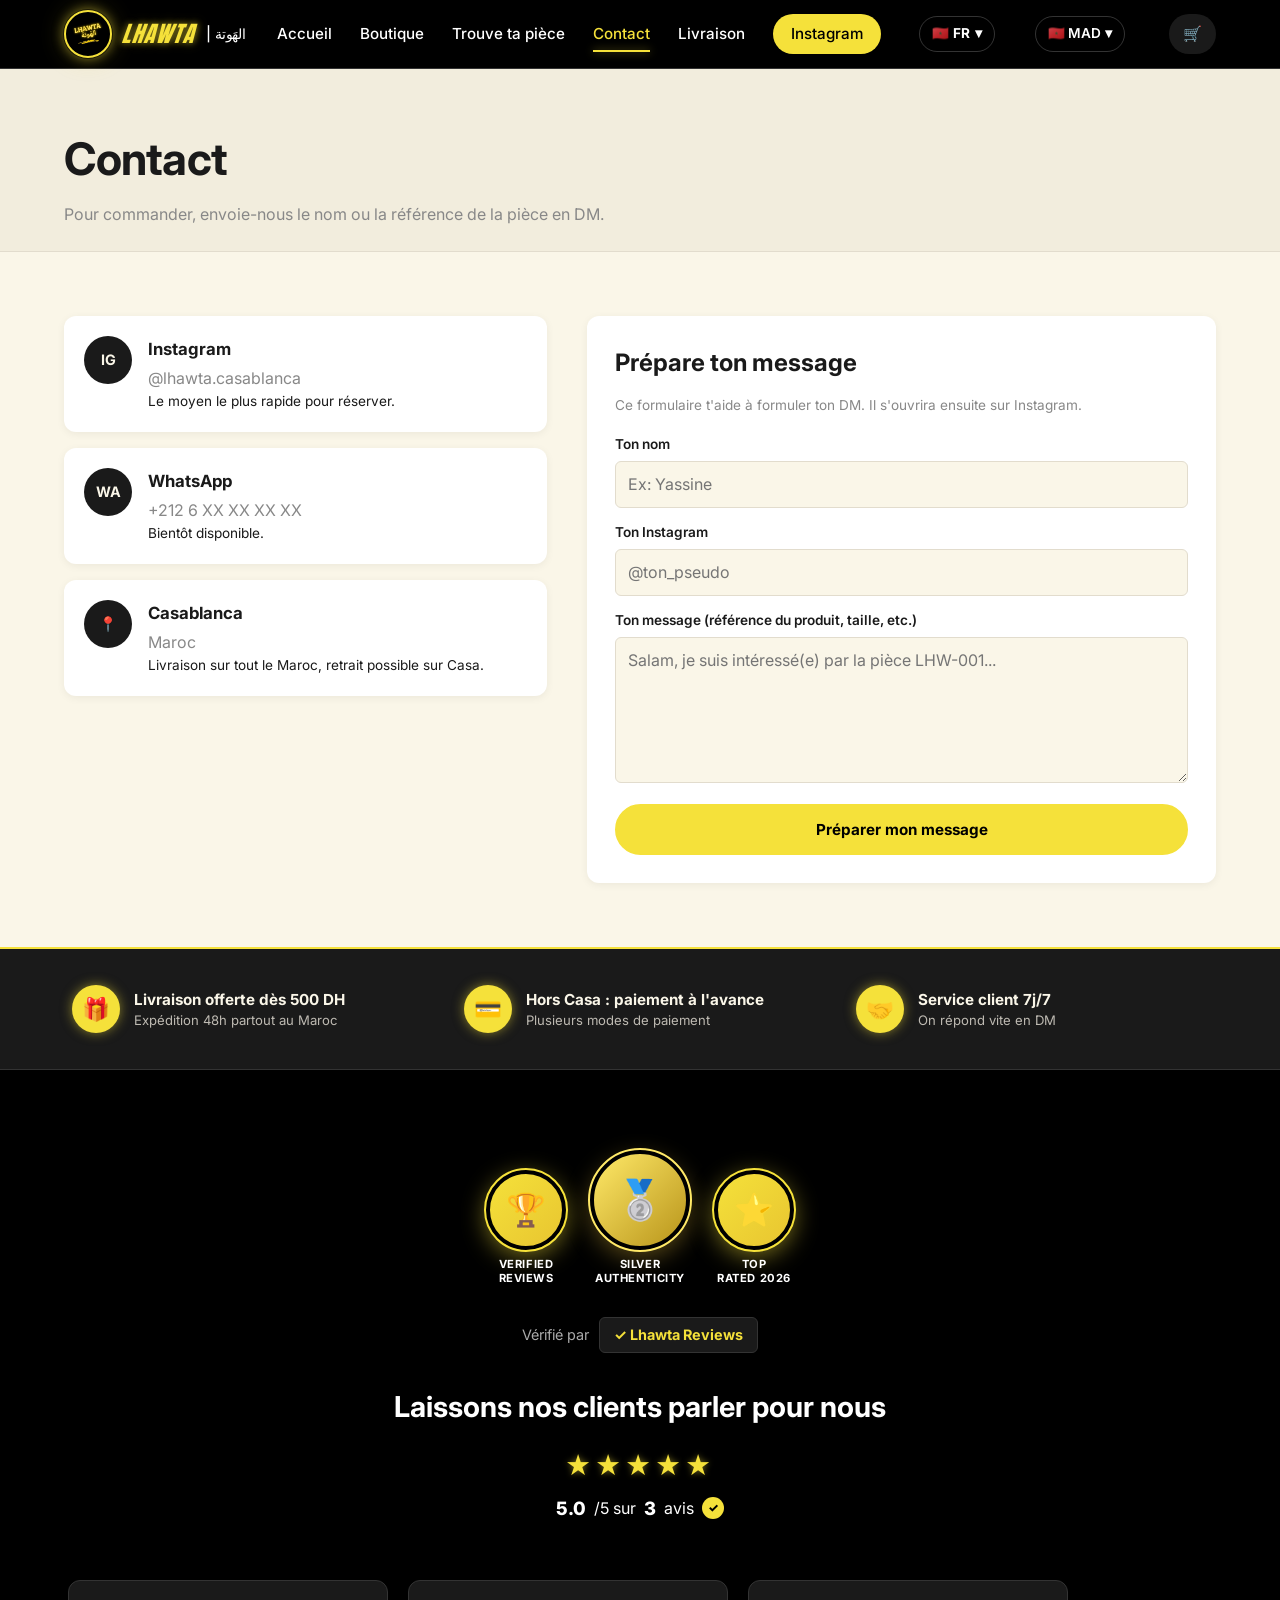
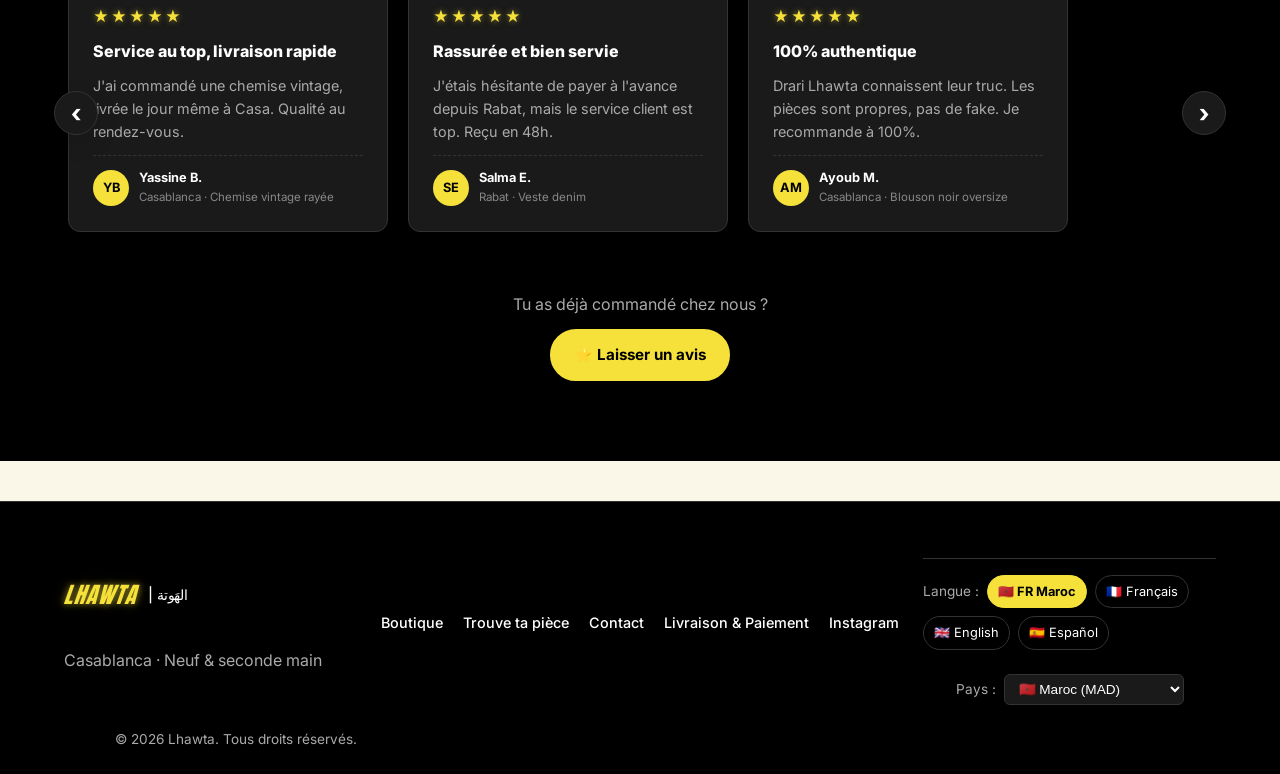
<file: contact.html>
<!DOCTYPE html>
<html lang="fr">
<head>
  <meta charset="UTF-8" />
  <meta name="viewport" content="width=device-width, initial-scale=1.0" />
  <meta http-equiv="Cache-Control" content="no-cache, no-store, must-revalidate" />
  <meta http-equiv="Pragma" content="no-cache" />
  <meta http-equiv="Expires" content="0" />
  <title data-i18n-title="meta.contact.title">Contact — Lhawta | الهَوتة</title>
  <meta name="description" data-i18n-meta-desc="meta.contact.desc" content="Contacte Lhawta sur Instagram ou WhatsApp pour commander une pièce. Casablanca." />
  <!-- Google Fonts : Anton (logo) + Inter (corps) -->
  <link rel="preconnect" href="https://fonts.googleapis.com">
  <link rel="preconnect" href="https://fonts.gstatic.com" crossorigin>
  <link href="https://fonts.googleapis.com/css2?family=Anton&family=Inter:wght@400;500;600;700;800&display=swap" rel="stylesheet">
  <link rel="stylesheet" href="css/style.css?v=20260540" />
</head>
<body class="theme-light">

  <!-- ===== HEADER ===== -->
  <header class="site-header">
    <div class="container header-inner">
      <a href="index.html" class="logo">
        <img src="images/logo.png" alt="Lhawta" class="logo-img" />
        <span class="logo-text">LHAWTA</span>
        <span class="logo-ar">| الهَوتة</span>
      </a>
      <nav class="main-nav" aria-label="Navigation principale">
        <a href="index.html" data-i18n="nav.home">Accueil</a>
        <a href="boutique.html" data-i18n="nav.shop">Boutique</a>
        <a href="trouve-ta-piece.html" data-i18n="nav.find">Trouve ta pièce</a>
        <a href="contact.html" class="active" data-i18n="nav.contact">Contact</a>
        <a href="livraison.html" data-i18n="nav.shipping">Livraison</a>
        <a href="https://www.instagram.com/lhawta.casablanca/" target="_blank" rel="noopener" class="nav-ig" data-i18n="nav.instagram">Instagram</a>
      </nav>
      <!-- Sélecteur de langue -->
      <div class="locale-selector">
        <button class="locale-selector-btn" onclick="document.getElementById('locale-dropdown').classList.toggle('open')">
          <span class="locale-selector-current">FR</span> ▾
        </button>
        <div id="locale-dropdown" class="locale-dropdown">
          <button class="locale-option" data-locale="fr-ma" onclick="setLocale('fr-ma'); document.getElementById('locale-dropdown').classList.remove('open')">🇲🇦 FR Maroc</button>
          <button class="locale-option" data-locale="fr" onclick="setLocale('fr'); document.getElementById('locale-dropdown').classList.remove('open')">🇫🇷 Français</button>
          <button class="locale-option" data-locale="en" onclick="setLocale('en'); document.getElementById('locale-dropdown').classList.remove('open')">🇬🇧 English</button>
          <button class="locale-option" data-locale="es" onclick="setLocale('es'); document.getElementById('locale-dropdown').classList.remove('open')">🇪🇸 Español</button>
        </div>
      </div>
      <!-- Sélecteur de pays -->
      <div class="country-selector">
        <button class="country-selector-btn" onclick="document.getElementById('country-dropdown').classList.toggle('open')">
          <span class="country-selector-current">🇲🇦 MAD</span> ▾
        </button>
        <div id="country-dropdown" class="country-dropdown">
          <button class="country-option" data-country="MA" onclick="setCountry('MA'); document.getElementById('country-dropdown').classList.remove('open')">🇲🇦 Maroc (MAD)</button>
          <button class="country-option" data-country="FR" onclick="setCountry('FR'); document.getElementById('country-dropdown').classList.remove('open')">🇫🇷 France (EUR)</button>
          <button class="country-option" data-country="BE" onclick="setCountry('BE'); document.getElementById('country-dropdown').classList.remove('open')">🇧🇪 Belgique (EUR)</button>
          <button class="country-option" data-country="CA" onclick="setCountry('CA'); document.getElementById('country-dropdown').classList.remove('open')">🇨🇦 Canada (CAD)</button>
          <button class="country-option" data-country="ES" onclick="setCountry('ES'); document.getElementById('country-dropdown').classList.remove('open')">🇪🇸 España (EUR)</button>
          <button class="country-option" data-country="XX" onclick="setCountry('XX'); document.getElementById('country-dropdown').classList.remove('open')">🌍 International (USD)</button>
        </div>
      </div>
      <a href="panier.html" class="cart-btn" aria-label="Voir le panier">🛒 <span class="cart-count">0</span></a>
      <button class="burger" aria-label="Menu" onclick="document.querySelector('.main-nav').classList.toggle('open')">☰</button>
    </div>
  </header>

  <!-- ===== PAGE HEADER ===== -->
  <section class="page-header">
    <div class="container">
      <h1 data-i18n="contact.title">Contact</h1>
      <p data-i18n="contact.subtitle">Pour commander, envoie-nous le nom ou la référence de la pièce en DM.</p>
    </div>
  </section>

  <!-- ===== CONTACT BLOCK ===== -->
  <section class="section">
    <div class="container contact-layout">

      <!-- Channels -->
      <div class="contact-channels">

        <a class="contact-card" href="https://www.instagram.com/lhawta.casablanca/" target="_blank" rel="noopener">
          <div class="contact-icon">IG</div>
          <div>
            <h3 data-i18n="contact.ig.title">Instagram</h3>
            <p class="muted">@lhawta.casablanca</p>
            <p class="small" data-i18n="contact.ig.desc">Le moyen le plus rapide pour réserver.</p>
          </div>
        </a>

        <a class="contact-card" href="#" onclick="alert('Ajoute ton numéro WhatsApp ici.'); return false;">
          <div class="contact-icon">WA</div>
          <div>
            <h3 data-i18n="contact.wa.title">WhatsApp</h3>
            <p class="muted">+212 6 XX XX XX XX</p>
            <p class="small" data-i18n="contact.wa.desc">Bientôt disponible.</p>
          </div>
        </a>

        <div class="contact-card static">
          <div class="contact-icon">📍</div>
          <div>
            <h3 data-i18n="contact.location.title">Casablanca</h3>
            <p class="muted" data-i18n="contact.location.country">Maroc</p>
            <p class="small" data-i18n="contact.location.note">Livraison sur tout le Maroc, retrait possible sur Casa.</p>
          </div>
        </div>

      </div>

      <!-- Formulaire (visuel uniquement) -->
      <div class="contact-form-wrapper">
        <h2 data-i18n="contact.form.title">Prépare ton message</h2>
        <p class="muted small" data-i18n="contact.form.subtitle">Ce formulaire t'aide à formuler ton DM. Il s'ouvrira ensuite sur Instagram.</p>

        <form id="prepare-form" class="contact-form" onsubmit="event.preventDefault(); prepareMessage();">
          <div class="form-row">
            <label for="cf-name" data-i18n="contact.form.name">Ton nom</label>
            <input type="text" id="cf-name" placeholder="Ex: Yassine" data-i18n-placeholder="contact.ph.name" />
          </div>
          <div class="form-row">
            <label for="cf-ig" data-i18n="contact.form.ig">Ton Instagram</label>
            <input type="text" id="cf-ig" placeholder="@ton_pseudo" data-i18n-placeholder="contact.ph.ig" />
          </div>
          <div class="form-row">
            <label for="cf-message" data-i18n="contact.form.message">Ton message (référence du produit, taille, etc.)</label>
            <textarea id="cf-message" rows="5" placeholder="Salam, je suis intéressé(e) par la pièce LHW-001..." data-i18n-placeholder="contact.ph.message"></textarea>
          </div>
          <button type="submit" class="btn btn-primary btn-block" data-i18n="contact.form.submit">Préparer mon message</button>
        </form>

        <div id="prepared-message" class="prepared-message" hidden>
          <h3 data-i18n="contact.form.ready">Ton message est prêt 👇</h3>
          <pre id="prepared-text"></pre>
          <a id="open-ig" class="btn btn-dark btn-block" href="https://www.instagram.com/lhawta.casablanca/" target="_blank" rel="noopener" data-i18n="contact.form.open_ig">Ouvrir Instagram pour envoyer</a>
        </div>
      </div>

    </div>
  </section>

  <!-- ===== BANNIÈRE RÉASSURANCE ===== -->
  <section class="trust-banner content-maroc">
    <div class="container trust-banner-inner">
      <a href="livraison.html" class="trust-item">
        <div class="trust-icon">🎁</div>
        <div class="trust-text">
          <strong data-i18n="trust.shipping.title">Livraison offerte dès 500 DH</strong>
          <span data-i18n="trust.shipping.subtitle">Expédition 48h partout au Maroc</span>
        </div>
      </a>
      <a href="livraison.html" class="trust-item">
        <div class="trust-icon">💳</div>
        <div class="trust-text">
          <strong data-i18n="trust.payment.title">Hors Casa : paiement à l'avance</strong>
          <span data-i18n="trust.payment.subtitle"></span>
        </div>
      </a>
      <a href="contact.html" class="trust-item">
        <div class="trust-icon">🤝</div>
        <div class="trust-text">
          <strong data-i18n="trust.support.title">Service client 7j/7</strong>
          <span data-i18n="trust.support.subtitle">On répond vite en DM</span>
        </div>
      </a>
    </div>
  </section>
  <!-- ===== TRUST BANNER INTERNATIONAL ===== -->
  <section class="trust-banner content-international" hidden>
    <div class="container trust-banner-inner">
      <a href="livraison.html" class="trust-item">
        <div class="trust-icon">🌍</div>
        <div class="trust-text">
          <strong data-i18n="trust.intl.shipping.title">Expédition mondiale</strong>
          <span data-i18n="trust.intl.shipping.subtitle">Devis en 48h, expédition sous 1-3 semaines</span>
        </div>
      </a>
      <a href="livraison.html" class="trust-item">
        <div class="trust-icon">💳</div>
        <div class="trust-text">
          <strong data-i18n="trust.intl.payment.title">Paiement sécurisé</strong>
          <span data-i18n="trust.intl.payment.subtitle">Virement bancaire ou Western Union</span>
        </div>
      </a>
      <a href="contact.html" class="trust-item">
        <div class="trust-icon">🤝</div>
        <div class="trust-text">
          <strong data-i18n="trust.intl.support.title">Service client 7j/7</strong>
          <span data-i18n="trust.intl.support.subtitle">Réponse rapide en DM Instagram</span>
        </div>
      </a>
    </div>
  </section>


  <!-- ===== FOOTER ===== -->
  <!-- ===== AVIS CLIENTS ===== -->
  <section class="lhw-reviews-section">
    <div class="container">

      <div class="lhw-reviews-badges">
        <div class="lhw-badge">
          <div class="lhw-badge-icon">🏆</div>
          <div class="lhw-badge-label">VERIFIED<br>REVIEWS</div>
        </div>
        <div class="lhw-badge lhw-badge-center">
          <div class="lhw-badge-icon">🥈</div>
          <div class="lhw-badge-label">SILVER<br>AUTHENTICITY</div>
        </div>
        <div class="lhw-badge">
          <div class="lhw-badge-icon">⭐</div>
          <div class="lhw-badge-label">TOP<br>RATED 2026</div>
        </div>
      </div>

      <p class="lhw-reviews-verified">
        <span data-i18n="reviews.verified_by">Vérifié par</span> <span class="lhw-verified-logo">✓ Lhawta Reviews</span>
      </p>

      <div class="lhw-reviews-header">
        <h2 class="lhw-reviews-title" data-i18n="reviews.section_title">Laissons nos clients parler pour nous</h2>
        <div class="lhw-reviews-bigrating">
          <div class="lhw-reviews-bigstars">★★★★★</div>
          <p class="lhw-reviews-summary">
            <strong class="lhw-reviews-avg">5.0</strong><span data-i18n="reviews.based_on">/5 sur</span> <strong class="lhw-reviews-count">3</strong> <span data-i18n="reviews.reviews_word">avis</span>
            <span class="lhw-verified-tick">✓</span>
          </p>
        </div>
      </div>

      <div class="lhw-reviews-carousel">
        <button class="lhw-reviews-nav lhw-reviews-prev" onclick="scrollReviews(-1)" aria-label="Précédent">‹</button>
        <div class="lhw-reviews-track"></div>
        <button class="lhw-reviews-nav lhw-reviews-next" onclick="scrollReviews(1)" aria-label="Suivant">›</button>
      </div>

      <div class="lhw-reviews-cta">
        <p class="muted" data-i18n="reviews.cta.question">Tu as déjà commandé chez nous ?</p>
        <button type="button" class="btn btn-primary" onclick="openReviewModal()" data-i18n="reviews.cta.button">⭐ Laisser un avis</button>
      </div>

    </div>
  </section>

  <footer class="site-footer">
    <div class="container footer-inner">
      <div>
        <p class="logo footer-logo">
        <span class="logo-text">LHAWTA</span>
        <span class="logo-ar">| الهَوتة</span>
      </p>
        <p class="muted" data-i18n="footer.tagline">Casablanca · Neuf & seconde main</p>
      </div>
      <div class="footer-links">
        <a href="boutique.html">Boutique</a>
        <a href="trouve-ta-piece.html">Trouve ta pièce</a>
        <a href="contact.html" data-i18n="nav.contact">Contact</a>
        <a href="livraison.html">Livraison & Paiement</a>
        <a href="https://www.instagram.com/lhawta.casablanca/" target="_blank" rel="noopener">Instagram</a>
      </div>
      <div class="footer-locale">
        <div class="footer-locale-block">
          <span class="muted small" data-i18n="footer.lang_label">Langue :</span>
          <button class="locale-option" data-locale="fr-ma" onclick="setLocale('fr-ma')">🇲🇦 FR Maroc</button>
          <button class="locale-option" data-locale="fr" onclick="setLocale('fr')">🇫🇷 Français</button>
          <button class="locale-option" data-locale="en" onclick="setLocale('en')">🇬🇧 English</button>
          <button class="locale-option" data-locale="es" onclick="setLocale('es')">🇪🇸 Español</button>
        </div>
        <div class="footer-locale-block">
          <span class="muted small" data-i18n="footer.country_label">Pays :</span>
          <select onchange="setCountry(this.value)" class="footer-country-select" id="footer-country-select">
            <option value="MA">🇲🇦 Maroc (MAD)</option>
            <option value="FR">🇫🇷 France (EUR)</option>
            <option value="BE">🇧🇪 Belgique (EUR)</option>
            <option value="CA">🇨🇦 Canada (CAD)</option>
            <option value="ES">🇪🇸 España (EUR)</option>
            <option value="XX">🌍 International (USD)</option>
          </select>
        </div>
      </div>

      <p class="muted small">© 2026 Lhawta. Tous droits réservés.</p>
    </div>
  </footer>

  <script src="js/i18n.js?v=20260540"></script>
  <script src="js/cart.js?v=20260540"></script>
  <script>
    function prepareMessage() {
      const name = document.getElementById('cf-name').value.trim() || '—';
      const ig = document.getElementById('cf-ig').value.trim() || '—';
      const msg = document.getElementById('cf-message').value.trim();

      const locale = (typeof getCurrentLocale === 'function') ? getCurrentLocale() : 'fr-ma';
      const noMsgText = (typeof t === 'function') ? t('contact.dm.no_message') : '(aucun message)';
      const finalMsg = msg || noMsgText;

      let text;
      if (locale === 'en') {
        text = `Hello Lhawta 👋
I am ${name} (Instagram: ${ig})

${finalMsg}

Thank you!`;
      } else if (locale === 'es') {
        text = `Hola Lhawta 👋
Soy ${name} (Instagram: ${ig})

${finalMsg}

¡Gracias!`;
      } else if (locale === 'fr') {
        text = `Bonjour Lhawta 👋
Je suis ${name} (Instagram : ${ig})

${finalMsg}

Merci !`;
      } else {
        text = `Salam Lhawta 👋
Je suis ${name} (Instagram: ${ig})

${finalMsg}

Merci !`;
      }

      document.getElementById('prepared-text').textContent = text;
      document.getElementById('prepared-message').hidden = false;
      document.getElementById('prepared-message').scrollIntoView({ behavior: 'smooth', block: 'start' });
    }
  </script>
  <!-- ===== MODALE : Laisser un avis ===== -->
  <div id="review-modal" class="review-modal" hidden>
    <div class="review-modal-overlay" onclick="closeReviewModal()"></div>
    <div class="review-modal-card" role="dialog" aria-labelledby="review-modal-title">
      <button class="review-modal-close" onclick="closeReviewModal()" aria-label="Fermer">✕</button>

      <h2 id="review-modal-title" data-i18n="reviews.modal.title">⭐ Laisse ton avis sur Lhawta</h2>
      <p class="muted small" data-i18n="reviews.modal.subtitle">Ton avis sera publié instantanément sur le site ✨</p>

      <form id="review-form" class="review-form">
        <input type="text" name="_gotcha" style="display:none" tabindex="-1" autocomplete="off" />

        <div class="form-row">
          <label for="rv-name" data-i18n="reviews.modal.name">Ton prénom *</label>
          <input type="text" id="rv-name" name="name" required placeholder="Ex: Sara" maxlength="40" />
        </div>

        <div class="form-row form-row-2">
          <div>
            <label for="rv-city" data-i18n="reviews.modal.city">Ta ville *</label>
            <input type="text" id="rv-city" name="city" required placeholder="Casablanca" maxlength="30" />
          </div>
          <div>
            <label for="rv-handle">Ton Instagram <span class="muted small">(optionnel)</span></label>
            <input type="text" id="rv-handle" name="handle" placeholder="@ton_pseudo" maxlength="30" />
          </div>
        </div>

        <div class="form-row">
          <label data-i18n="reviews.modal.rating">Ta note *</label>
          <div class="rating-input" id="rating-input">
            <input type="radio" name="rating" value="5" id="star5" required />
            <label for="star5" title="5 étoiles">★</label>
            <input type="radio" name="rating" value="4" id="star4" />
            <label for="star4" title="4 étoiles">★</label>
            <input type="radio" name="rating" value="3" id="star3" />
            <label for="star3" title="3 étoiles">★</label>
            <input type="radio" name="rating" value="2" id="star2" />
            <label for="star2" title="2 étoiles">★</label>
            <input type="radio" name="rating" value="1" id="star1" />
            <label for="star1" title="1 étoile">★</label>
          </div>
        </div>

        <div class="form-row">
          <label for="rv-title" data-i18n="reviews.modal.review_title">Titre de ton avis *</label>
          <input type="text" id="rv-title" name="title" required placeholder="Ex: Service au top" maxlength="80" />
        </div>

        <div class="form-row">
          <label for="rv-text" data-i18n="reviews.modal.message">Ton message *</label>
          <textarea id="rv-text" name="text" rows="4" required placeholder="Raconte ton expérience avec Lhawta..." maxlength="400"></textarea>
          <span class="char-count" id="char-count">0 / 400</span>
        </div>

        <div class="form-row">
          <label for="rv-item">Pièce achetée <span class="muted small">(optionnel)</span></label>
          <input type="text" id="rv-item" name="item" placeholder="Ex: Veste denim" maxlength="60" />
        </div>

        <div class="review-form-actions">
          <button type="button" class="btn btn-outline" onclick="closeReviewModal()" data-i18n="reviews.modal.cancel">Annuler</button>
          <button type="submit" class="btn btn-primary" id="rv-submit" data-i18n="reviews.modal.submit">📤 Envoyer mon avis</button>
        </div>
      </form>

      <div id="review-success" class="review-success" hidden>
        <div class="success-icon">🎉</div>
        <h3 data-i18n="reviews.success.title">Merci pour ton avis !</h3>
        <p data-i18n="reviews.success.message">Ton avis est publié sur le site. Tu peux le voir dans la section "Ils nous font confiance".</p>
        <button class="btn btn-primary btn-block" onclick="closeReviewModal()" data-i18n="reviews.success.close">Fermer</button>
      </div>
    </div>
  </div>

  <script src="js/reviews.js?v=20260540"></script>
  <script src="js/review-form.js?v=20260540"></script>

</body>
</html>
</file>
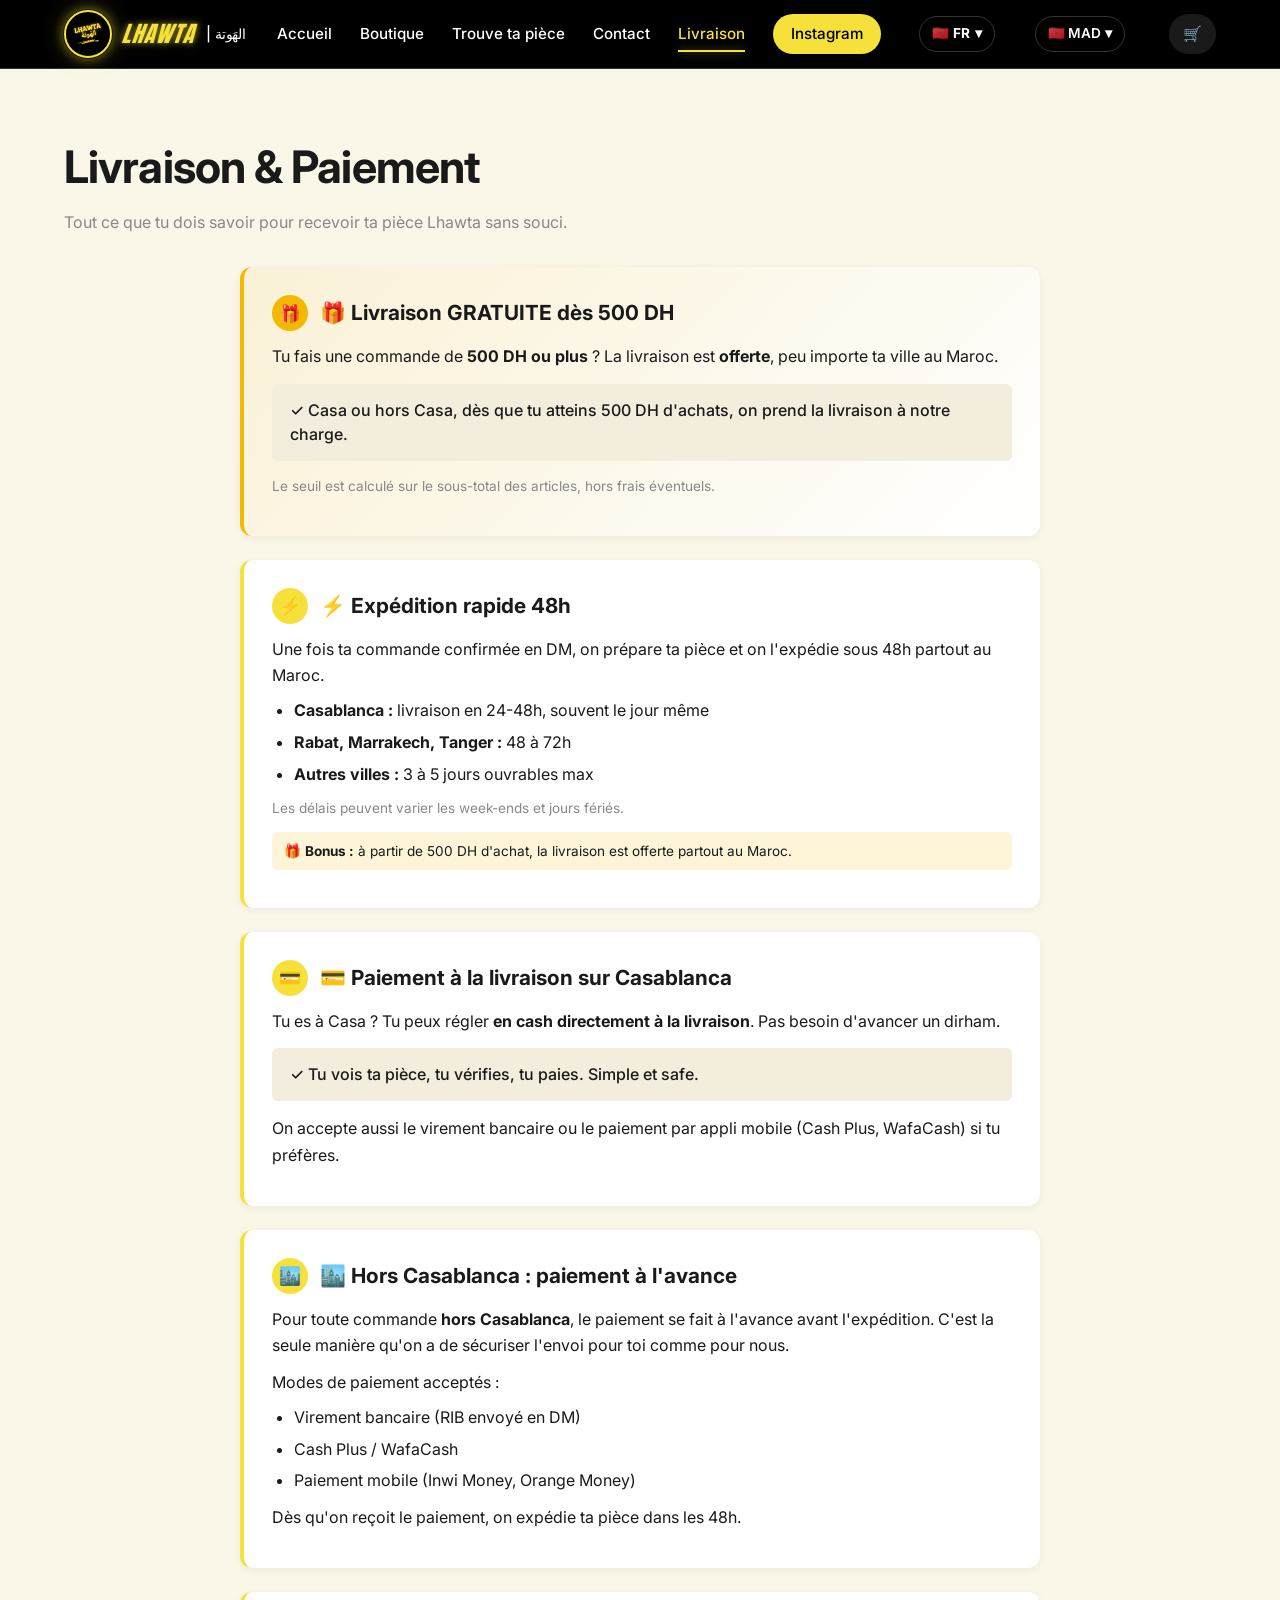
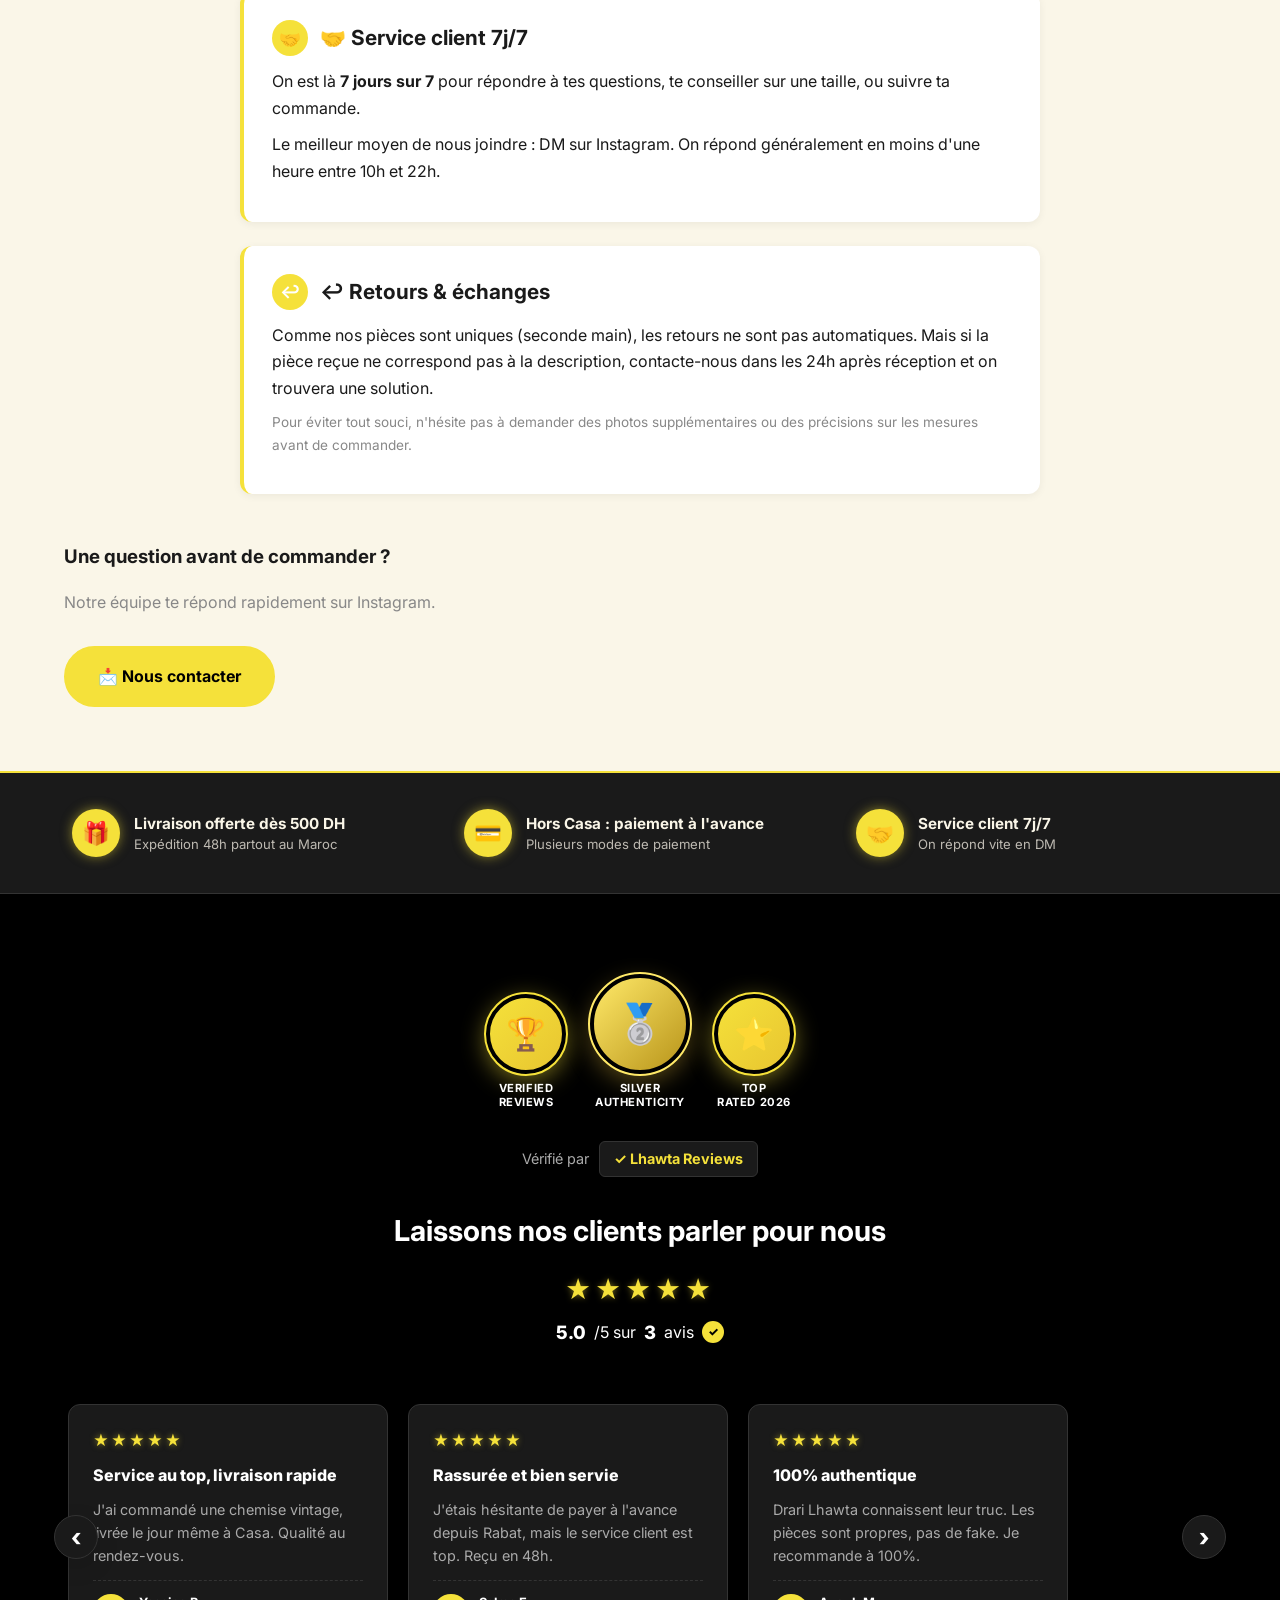
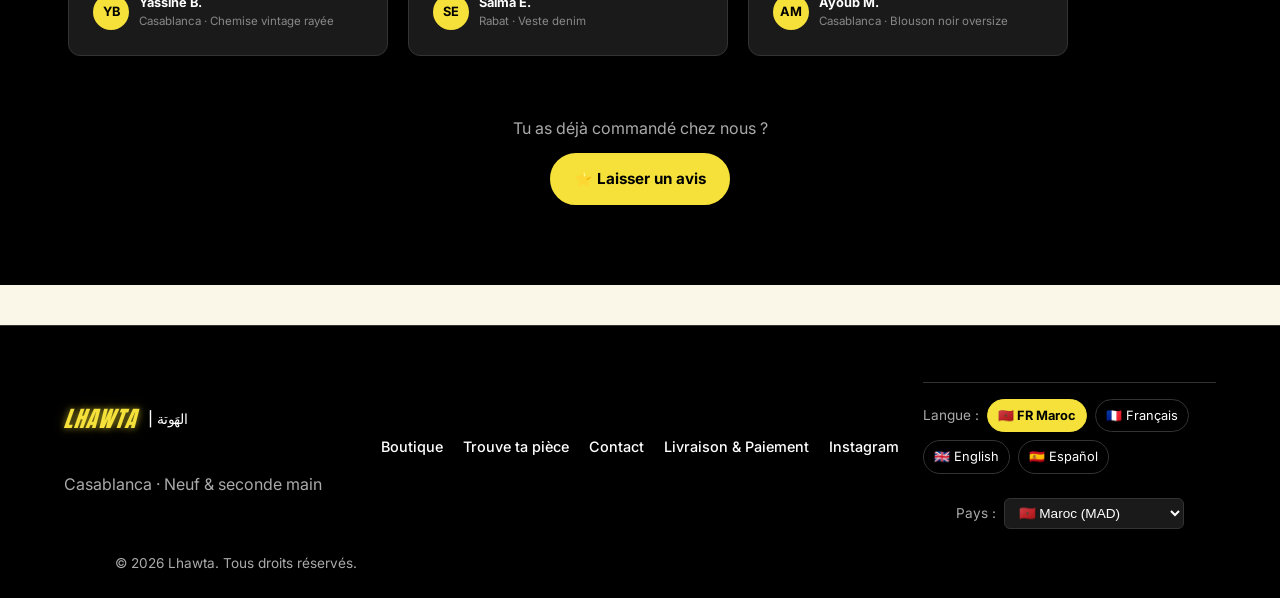
<file: livraison.html>
<!DOCTYPE html>
<html lang="fr">
<head>
  <meta charset="UTF-8" />
  <meta name="viewport" content="width=device-width, initial-scale=1.0" />
  <meta http-equiv="Cache-Control" content="no-cache, no-store, must-revalidate" />
  <meta http-equiv="Pragma" content="no-cache" />
  <meta http-equiv="Expires" content="0" />
  <title data-i18n-title="meta.shipping.title">Livraison & Paiement — Lhawta | Casablanca & Maroc</title>
  <meta name="description" data-i18n-meta-desc="meta.shipping.desc" content="Conditions de livraison Lhawta : expédition 48h partout au Maroc, paiement à la livraison sur Casablanca, paiement à l'avance hors Casa." />

  <!-- Open Graph -->
  <meta property="og:type" content="website" />
  <meta property="og:title" content="Livraison & Paiement — Lhawta" />
  <meta property="og:description" content="Expédition 48h partout au Maroc, paiement à la livraison sur Casablanca, paiement à l'avance hors Casa." />
  <meta property="og:url" content="https://samiatouile.github.io/lhawta-site/livraison.html" />
  <meta property="og:site_name" content="Lhawta" />
  <meta name="twitter:card" content="summary_large_image" />

  <!-- Google Fonts : Anton (logo) + Inter (corps) -->
  <link rel="preconnect" href="https://fonts.googleapis.com">
  <link rel="preconnect" href="https://fonts.gstatic.com" crossorigin>
  <link href="https://fonts.googleapis.com/css2?family=Anton&family=Inter:wght@400;500;600;700;800&display=swap" rel="stylesheet">
  <link rel="stylesheet" href="css/style.css?v=20260540" />
</head>
<body class="theme-light">

  <!-- ===== HEADER ===== -->
  <header class="site-header">
    <div class="container header-inner">
      <a href="index.html" class="logo">
        <img src="images/logo.png" alt="Lhawta" class="logo-img" />
        <span class="logo-text">LHAWTA</span>
        <span class="logo-ar">| الهَوتة</span>
      </a>
      <nav class="main-nav" aria-label="Navigation principale">
        <a href="index.html" data-i18n="nav.home">Accueil</a>
        <a href="boutique.html" data-i18n="nav.shop">Boutique</a>
        <a href="trouve-ta-piece.html" data-i18n="nav.find">Trouve ta pièce</a>
        <a href="contact.html" data-i18n="nav.contact">Contact</a>
        <a href="livraison.html" class="active" data-i18n="nav.shipping">Livraison</a>
        <a href="https://www.instagram.com/lhawta.casablanca/" target="_blank" rel="noopener" class="nav-ig" data-i18n="nav.instagram">Instagram</a>
      </nav>
      <!-- Sélecteur de langue -->
      <div class="locale-selector">
        <button class="locale-selector-btn" onclick="document.getElementById('locale-dropdown').classList.toggle('open')">
          <span class="locale-selector-current">FR</span> ▾
        </button>
        <div id="locale-dropdown" class="locale-dropdown">
          <button class="locale-option" data-locale="fr-ma" onclick="setLocale('fr-ma'); document.getElementById('locale-dropdown').classList.remove('open')">🇲🇦 FR Maroc</button>
          <button class="locale-option" data-locale="fr" onclick="setLocale('fr'); document.getElementById('locale-dropdown').classList.remove('open')">🇫🇷 Français</button>
          <button class="locale-option" data-locale="en" onclick="setLocale('en'); document.getElementById('locale-dropdown').classList.remove('open')">🇬🇧 English</button>
          <button class="locale-option" data-locale="es" onclick="setLocale('es'); document.getElementById('locale-dropdown').classList.remove('open')">🇪🇸 Español</button>
        </div>
      </div>
      <!-- Sélecteur de pays -->
      <div class="country-selector">
        <button class="country-selector-btn" onclick="document.getElementById('country-dropdown').classList.toggle('open')">
          <span class="country-selector-current">🇲🇦 MAD</span> ▾
        </button>
        <div id="country-dropdown" class="country-dropdown">
          <button class="country-option" data-country="MA" onclick="setCountry('MA'); document.getElementById('country-dropdown').classList.remove('open')">🇲🇦 Maroc (MAD)</button>
          <button class="country-option" data-country="FR" onclick="setCountry('FR'); document.getElementById('country-dropdown').classList.remove('open')">🇫🇷 France (EUR)</button>
          <button class="country-option" data-country="BE" onclick="setCountry('BE'); document.getElementById('country-dropdown').classList.remove('open')">🇧🇪 Belgique (EUR)</button>
          <button class="country-option" data-country="CA" onclick="setCountry('CA'); document.getElementById('country-dropdown').classList.remove('open')">🇨🇦 Canada (CAD)</button>
          <button class="country-option" data-country="ES" onclick="setCountry('ES'); document.getElementById('country-dropdown').classList.remove('open')">🇪🇸 España (EUR)</button>
          <button class="country-option" data-country="XX" onclick="setCountry('XX'); document.getElementById('country-dropdown').classList.remove('open')">🌍 International (USD)</button>
        </div>
      </div>
      <a href="panier.html" class="cart-btn" aria-label="Voir le panier">🛒 <span class="cart-count">0</span></a>
      <button class="burger" aria-label="Menu" onclick="document.querySelector('.main-nav').classList.toggle('open')">☰</button>
    </div>
  </header>

  <!-- ===== CONTENU ===== -->
  <section class="section">
    <div class="container">

      <div class="page-header" style="background:transparent;padding:0 0 32px;border:none;">
        <h1 data-i18n="shipping.title">Livraison & Paiement</h1>
        <p data-i18n="shipping.subtitle">Tout ce que tu dois savoir pour recevoir ta pièce Lhawta sans souci.</p>
      </div>

      <div class="content-maroc">
      <div class="policy-layout">

        <div class="policy-card" style="border-left-color: #f5b800; background: linear-gradient(135deg, rgba(245, 184, 0, 0.08), var(--color-card));">
          <h2><span class="policy-icon-inline" style="background: #f5b800;">🎁</span> <span data-i18n="shipping.c1.title">Livraison GRATUITE dès 500 DH</span></h2>
          <p data-i18n-html="shipping.c1.p1">Tu fais une commande de <strong>500 DH ou plus</strong> ? La livraison est <strong>offerte</strong>, peu importe ta ville au Maroc.</p>
          <div class="policy-highlight" data-i18n="shipping.c1.hl">✓ Casa ou hors Casa, dès que tu atteins 500 DH d'achats, on prend la livraison à notre charge.</div>
          <p class="muted small" data-i18n="shipping.c1.note">Le seuil est calculé sur le sous-total des articles, hors frais éventuels.</p>
        </div>

        <div class="policy-card">
          <h2><span class="policy-icon-inline">⚡</span> <span data-i18n="shipping.c2.title">Expédition rapide 48h</span></h2>
          <p data-i18n="shipping.c2.p1">Une fois ta commande confirmée en DM, on prépare ta pièce et on l'expédie sous 48h partout au Maroc.</p>
          <ul>
            <li data-i18n-html="shipping.c2.li1"><strong>Casablanca :</strong> livraison en 24-48h, souvent le jour même</li>
            <li data-i18n-html="shipping.c2.li2"><strong>Rabat, Marrakech, Tanger :</strong> 48 à 72h</li>
            <li data-i18n-html="shipping.c2.li3"><strong>Autres villes :</strong> 3 à 5 jours ouvrables max</li>
          </ul>
          <p class="muted small" data-i18n="shipping.c2.note">Les délais peuvent varier les week-ends et jours fériés.</p>
          <p class="small" style="background: rgba(245, 184, 0, 0.15); padding: 8px 12px; border-radius: 6px; margin-top: 12px;">
            <span data-i18n-html="shipping.c2.bonus">🎁 <strong>Bonus :</strong> à partir de 500 DH d'achat, la livraison est offerte partout au Maroc.</span>
          </p>
        </div>

        <div class="policy-card">
          <h2><span class="policy-icon-inline">💳</span> <span data-i18n="shipping.c3.title">Paiement à la livraison sur Casablanca</span></h2>
          <p data-i18n-html="shipping.c3.p1">Tu es à Casa ? Tu peux régler <strong>en cash directement à la livraison</strong>. Pas besoin d'avancer un dirham.</p>
          <div class="policy-highlight" data-i18n="shipping.c3.hl">✓ Tu vois ta pièce, tu vérifies, tu paies. Simple et safe.</div>
          <p data-i18n="shipping.c3.p2">On accepte aussi le virement bancaire ou le paiement par appli mobile (Cash Plus, WafaCash) si tu préfères.</p>
        </div>

        <div class="policy-card">
          <h2><span class="policy-icon-inline">🏙️</span> <span data-i18n="shipping.c4.title">Hors Casablanca : paiement à l'avance</span></h2>
          <p data-i18n-html="shipping.c4.p1">Pour toute commande <strong>hors Casablanca</strong>, le paiement se fait à l'avance avant l'expédition. C'est la seule manière qu'on a de sécuriser l'envoi pour toi comme pour nous.</p>
          <p data-i18n="shipping.c4.p2">Modes de paiement acceptés :</p>
          <ul>
            <li data-i18n="shipping.c4.li1">Virement bancaire (RIB envoyé en DM)</li>
            <li data-i18n="shipping.c4.li2">Cash Plus / WafaCash</li>
            <li data-i18n="shipping.c4.li3">Paiement mobile (Inwi Money, Orange Money)</li>
          </ul>
          <p data-i18n="shipping.c4.p3">Dès qu'on reçoit le paiement, on expédie ta pièce dans les 48h.</p>
        </div>

        <div class="policy-card">
          <h2><span class="policy-icon-inline">🤝</span> <span data-i18n="shipping.c5.title">Service client 7j/7</span></h2>
          <p data-i18n-html="shipping.c5.p1">On est là <strong>7 jours sur 7</strong> pour répondre à tes questions, te conseiller sur une taille, ou suivre ta commande.</p>
          <p data-i18n-html="shipping.c5.p2">Le meilleur moyen de nous joindre : <a href="https://www.instagram.com/lhawta.casablanca/" target="_blank" rel="noopener">DM sur Instagram</a>. On répond généralement en moins d'une heure entre 10h et 22h.</p>
        </div>

        <div class="policy-card">
          <h2><span class="policy-icon-inline">↩️</span> <span data-i18n="shipping.c6.title">Retours & échanges</span></h2>
          <p data-i18n="shipping.c6.p1">Comme nos pièces sont uniques (seconde main), les retours ne sont pas automatiques. Mais si la pièce reçue ne correspond pas à la description, contacte-nous dans les 24h après réception et on trouvera une solution.</p>
          <p class="muted small" data-i18n="shipping.c6.note">Pour éviter tout souci, n'hésite pas à demander des photos supplémentaires ou des précisions sur les mesures avant de commander.</p>
        </div>

      </div>

      <div class="article-cta" style="margin-top: 48px;">
        <h3 data-i18n="shipping.cta.title">Une question avant de commander ?</h3>
        <p class="muted" data-i18n="shipping.cta.subtitle">Notre équipe te répond rapidement sur Instagram.</p>
        <a href="https://www.instagram.com/lhawta.casablanca/" target="_blank" rel="noopener" class="btn btn-primary btn-large" style="margin-top:16px;" data-i18n="shipping.cta.btn">📩 Nous contacter</a>
      </div>
      </div><!-- /.content-maroc -->

      <div class="content-international" hidden>

        <div class="policy-layout">

          <div class="policy-card" style="border-left-color: var(--color-accent);">
            <h2><span class="policy-icon-inline" style="background: var(--color-accent); color: #000;">🌍</span> <span data-i18n="intl.welcome.title">Commandes internationales</span></h2>
            <p data-i18n="intl.welcome.p1">Lhawta expédie ses pièces partout dans le monde. Chaque commande internationale est traitée personnellement pour vous garantir la meilleure expérience.</p>
            <div class="policy-highlight">
              <span data-i18n="intl.welcome.highlight">✓ Toutes les commandes hors Maroc sont confirmées en DM, avec un devis personnalisé selon votre pays.</span>
            </div>
          </div>

          <div class="policy-card">
            <h2><span class="policy-icon-inline">📦</span> <span data-i18n="intl.shipping.title">Expédition et délais</span></h2>
            <p data-i18n="intl.shipping.p1">Une fois votre commande confirmée et le paiement reçu, nous préparons et expédions votre pièce sous 48h depuis Casablanca.</p>
            <ul>
              <li data-i18n-html="intl.shipping.li1"><strong>Europe</strong> (France, Belgique, Espagne, Allemagne, etc.) : 5 à 10 jours ouvrables</li>
              <li data-i18n-html="intl.shipping.li2"><strong>Amérique du Nord</strong> (Canada, États-Unis) : 7 à 14 jours ouvrables</li>
              <li data-i18n-html="intl.shipping.li3"><strong>Reste du monde</strong> : 10 à 21 jours ouvrables selon la destination</li>
            </ul>
            <p class="muted small" data-i18n="intl.shipping.note">Les délais peuvent varier selon les douanes locales. Un numéro de suivi vous est communiqué après expédition.</p>
          </div>

          <div class="policy-card">
            <h2><span class="policy-icon-inline">💳</span> <span data-i18n="intl.payment.title">Paiement</span></h2>
            <p data-i18n-html="intl.payment.p1">Pour toute commande internationale, le paiement se fait <strong>intégralement à l'avance</strong>. Deux méthodes acceptées :</p>
            <ul>
              <li data-i18n-html="intl.payment.li1"><strong>Virement bancaire international (SWIFT)</strong> — nous vous communiquons notre IBAN par DM</li>
              <li data-i18n-html="intl.payment.li2"><strong>Western Union</strong> — rapide et disponible dans la plupart des pays</li>
            </ul>
            <div class="policy-highlight">
              <span data-i18n="intl.payment.highlight">✓ Dès la réception du paiement, votre pièce est expédiée dans les 48h.</span>
            </div>
            <p class="muted small" data-i18n="intl.payment.note">Les frais bancaires éventuels (virement, conversion de devise) sont à la charge du client.</p>
          </div>

          <div class="policy-card">
            <h2><span class="policy-icon-inline">💰</span> <span data-i18n="intl.quote.title">Devis personnalisé en DM</span></h2>
            <p data-i18n-html="intl.quote.p1">Le coût final (pièce + livraison + éventuels frais de douane) vous est communiqué <strong>avant tout paiement</strong>. Aucune surprise.</p>
            <p data-i18n="intl.quote.p2">Pour obtenir votre devis, envoyez-nous un message Instagram avec :</p>
            <ul>
              <li data-i18n="intl.quote.li1">La référence de la ou des pièces qui vous intéressent</li>
              <li data-i18n="intl.quote.li2">Votre pays et ville de livraison</li>
              <li data-i18n="intl.quote.li3">Votre taille (au cas où on doit confirmer la disponibilité)</li>
            </ul>
            <p data-i18n="intl.quote.p3">Notre équipe vous répond généralement sous 1h entre 10h et 22h (heure Maroc).</p>
          </div>

          <div class="policy-card">
            <h2><span class="policy-icon-inline">🤝</span> <span data-i18n="intl.support.title">Service client 7j/7</span></h2>
            <p data-i18n-html="intl.support.p1">Nous sommes disponibles <strong>7 jours sur 7</strong> pour répondre à vos questions, vous conseiller sur une taille, ou faire le suivi de votre commande.</p>
            <p data-i18n-html="intl.support.p2">Le meilleur moyen de nous joindre : <a href="https://www.instagram.com/lhawta.casablanca/" target="_blank" rel="noopener">DM sur Instagram</a>. Réponse rapide entre 10h et 22h (heure Maroc).</p>
          </div>

          <div class="policy-card">
            <h2><span class="policy-icon-inline">📋</span> <span data-i18n="intl.customs.title">Douanes et taxes</span></h2>
            <p data-i18n="intl.customs.p1">Les éventuels frais de douane et taxes d'importation sont à la charge du destinataire, conformément aux réglementations locales.</p>
            <p data-i18n="intl.customs.p2">Pour les commandes vers l'Europe, ces frais sont généralement négligeables pour les vêtements de seconde main. Nous restons disponibles pour vous renseigner sur les usages dans votre pays.</p>
          </div>

          <div class="policy-card">
            <h2><span class="policy-icon-inline">↩️</span> <span data-i18n="intl.returns.title">Retours et échanges</span></h2>
            <p data-i18n="intl.returns.p1">Nos pièces étant uniques (seconde main), les retours ne sont pas systématiques. Toutefois, si la pièce reçue ne correspond pas à la description, contactez-nous dans les 48h après réception et nous trouverons une solution adaptée.</p>
            <p class="muted small" data-i18n="intl.returns.note">Pour éviter tout souci, n'hésitez pas à demander des photos supplémentaires ou des précisions sur les mesures avant de commander.</p>
          </div>

        </div>

        <div class="article-cta" style="margin-top: 48px;">
          <h3 data-i18n="intl.cta.title">Prêt à commander ?</h3>
          <p class="muted" data-i18n="intl.cta.subtitle">Notre équipe vous répond rapidement sur Instagram avec un devis personnalisé.</p>
          <a href="https://www.instagram.com/lhawta.casablanca/" target="_blank" rel="noopener" class="btn btn-primary btn-large" style="margin-top:16px;" data-i18n="intl.cta.btn">📩 Demander un devis</a>
        </div>

      </div><!-- /.content-international -->

    </div>
  </section>

  <!-- ===== BANNIÈRE RÉASSURANCE ===== -->
  <section class="trust-banner content-maroc">
    <div class="container trust-banner-inner">
      <a href="livraison.html" class="trust-item">
        <div class="trust-icon">🎁</div>
        <div class="trust-text">
          <strong data-i18n="trust.shipping.title">Livraison offerte dès 500 DH</strong>
          <span data-i18n="trust.shipping.subtitle">Expédition 48h partout au Maroc</span>
        </div>
      </a>
      <a href="livraison.html" class="trust-item">
        <div class="trust-icon">💳</div>
        <div class="trust-text">
          <strong data-i18n="trust.payment.title">Hors Casa : paiement à l'avance</strong>
          <span data-i18n="trust.payment.subtitle"></span>
        </div>
      </a>
      <a href="contact.html" class="trust-item">
        <div class="trust-icon">🤝</div>
        <div class="trust-text">
          <strong data-i18n="trust.support.title">Service client 7j/7</strong>
          <span data-i18n="trust.support.subtitle">On répond vite en DM</span>
        </div>
      </a>
    </div>
  </section>
  <!-- ===== TRUST BANNER INTERNATIONAL ===== -->
  <section class="trust-banner content-international" hidden>
    <div class="container trust-banner-inner">
      <a href="livraison.html" class="trust-item">
        <div class="trust-icon">🌍</div>
        <div class="trust-text">
          <strong data-i18n="trust.intl.shipping.title">Expédition mondiale</strong>
          <span data-i18n="trust.intl.shipping.subtitle">Devis en 48h, expédition sous 1-3 semaines</span>
        </div>
      </a>
      <a href="livraison.html" class="trust-item">
        <div class="trust-icon">💳</div>
        <div class="trust-text">
          <strong data-i18n="trust.intl.payment.title">Paiement sécurisé</strong>
          <span data-i18n="trust.intl.payment.subtitle">Virement bancaire ou Western Union</span>
        </div>
      </a>
      <a href="contact.html" class="trust-item">
        <div class="trust-icon">🤝</div>
        <div class="trust-text">
          <strong data-i18n="trust.intl.support.title">Service client 7j/7</strong>
          <span data-i18n="trust.intl.support.subtitle">Réponse rapide en DM Instagram</span>
        </div>
      </a>
    </div>
  </section>


  <!-- ===== FOOTER ===== -->
  <!-- ===== AVIS CLIENTS ===== -->
  <section class="lhw-reviews-section">
    <div class="container">

      <div class="lhw-reviews-badges">
        <div class="lhw-badge">
          <div class="lhw-badge-icon">🏆</div>
          <div class="lhw-badge-label">VERIFIED<br>REVIEWS</div>
        </div>
        <div class="lhw-badge lhw-badge-center">
          <div class="lhw-badge-icon">🥈</div>
          <div class="lhw-badge-label">SILVER<br>AUTHENTICITY</div>
        </div>
        <div class="lhw-badge">
          <div class="lhw-badge-icon">⭐</div>
          <div class="lhw-badge-label">TOP<br>RATED 2026</div>
        </div>
      </div>

      <p class="lhw-reviews-verified">
        <span data-i18n="reviews.verified_by">Vérifié par</span> <span class="lhw-verified-logo">✓ Lhawta Reviews</span>
      </p>

      <div class="lhw-reviews-header">
        <h2 class="lhw-reviews-title" data-i18n="reviews.section_title">Laissons nos clients parler pour nous</h2>
        <div class="lhw-reviews-bigrating">
          <div class="lhw-reviews-bigstars">★★★★★</div>
          <p class="lhw-reviews-summary">
            <strong class="lhw-reviews-avg">5.0</strong><span data-i18n="reviews.based_on">/5 sur</span> <strong class="lhw-reviews-count">3</strong> <span data-i18n="reviews.reviews_word">avis</span>
            <span class="lhw-verified-tick">✓</span>
          </p>
        </div>
      </div>

      <div class="lhw-reviews-carousel">
        <button class="lhw-reviews-nav lhw-reviews-prev" onclick="scrollReviews(-1)" aria-label="Précédent">‹</button>
        <div class="lhw-reviews-track"></div>
        <button class="lhw-reviews-nav lhw-reviews-next" onclick="scrollReviews(1)" aria-label="Suivant">›</button>
      </div>

      <div class="lhw-reviews-cta">
        <p class="muted" data-i18n="reviews.cta.question">Tu as déjà commandé chez nous ?</p>
        <button type="button" class="btn btn-primary" onclick="openReviewModal()" data-i18n="reviews.cta.button">⭐ Laisser un avis</button>
      </div>

    </div>
  </section>

  <footer class="site-footer">
    <div class="container footer-inner">
      <div>
        <p class="logo footer-logo">
        <span class="logo-text">LHAWTA</span>
        <span class="logo-ar">| الهَوتة</span>
      </p>
        <p class="muted" data-i18n="footer.tagline">Casablanca · Neuf & seconde main</p>
      </div>
      <div class="footer-links">
        <a href="boutique.html" data-i18n="nav.shop">Boutique</a>
        <a href="trouve-ta-piece.html" data-i18n="nav.find">Trouve ta pièce</a>
        <a href="contact.html" data-i18n="nav.contact">Contact</a>
        <a href="livraison.html">Livraison & Paiement</a>
        <a href="https://www.instagram.com/lhawta.casablanca/" target="_blank" rel="noopener">Instagram</a>
      </div>
      <div class="footer-locale">
        <div class="footer-locale-block">
          <span class="muted small" data-i18n="footer.lang_label">Langue :</span>
          <button class="locale-option" data-locale="fr-ma" onclick="setLocale('fr-ma')">🇲🇦 FR Maroc</button>
          <button class="locale-option" data-locale="fr" onclick="setLocale('fr')">🇫🇷 Français</button>
          <button class="locale-option" data-locale="en" onclick="setLocale('en')">🇬🇧 English</button>
          <button class="locale-option" data-locale="es" onclick="setLocale('es')">🇪🇸 Español</button>
        </div>
        <div class="footer-locale-block">
          <span class="muted small" data-i18n="footer.country_label">Pays :</span>
          <select onchange="setCountry(this.value)" class="footer-country-select" id="footer-country-select">
            <option value="MA">🇲🇦 Maroc (MAD)</option>
            <option value="FR">🇫🇷 France (EUR)</option>
            <option value="BE">🇧🇪 Belgique (EUR)</option>
            <option value="CA">🇨🇦 Canada (CAD)</option>
            <option value="ES">🇪🇸 España (EUR)</option>
            <option value="XX">🌍 International (USD)</option>
          </select>
        </div>
      </div>

      <p class="muted small">© 2026 Lhawta. Tous droits réservés.</p>
    </div>
  </footer>

  <script src="js/i18n.js?v=20260540"></script>
  <script src="js/products.js?v=20260540"></script>
  <script src="js/cart.js?v=20260540"></script>
  <!-- ===== MODALE : Laisser un avis ===== -->
  <div id="review-modal" class="review-modal" hidden>
    <div class="review-modal-overlay" onclick="closeReviewModal()"></div>
    <div class="review-modal-card" role="dialog" aria-labelledby="review-modal-title">
      <button class="review-modal-close" onclick="closeReviewModal()" aria-label="Fermer">✕</button>

      <h2 id="review-modal-title" data-i18n="reviews.modal.title">⭐ Laisse ton avis sur Lhawta</h2>
      <p class="muted small" data-i18n="reviews.modal.subtitle">Ton avis sera publié instantanément sur le site ✨</p>

      <form id="review-form" class="review-form">
        <input type="text" name="_gotcha" style="display:none" tabindex="-1" autocomplete="off" />

        <div class="form-row">
          <label for="rv-name" data-i18n="reviews.modal.name">Ton prénom *</label>
          <input type="text" id="rv-name" name="name" required placeholder="Ex: Sara" maxlength="40" />
        </div>

        <div class="form-row form-row-2">
          <div>
            <label for="rv-city" data-i18n="reviews.modal.city">Ta ville *</label>
            <input type="text" id="rv-city" name="city" required placeholder="Casablanca" maxlength="30" />
          </div>
          <div>
            <label for="rv-handle">Ton Instagram <span class="muted small">(optionnel)</span></label>
            <input type="text" id="rv-handle" name="handle" placeholder="@ton_pseudo" maxlength="30" />
          </div>
        </div>

        <div class="form-row">
          <label data-i18n="reviews.modal.rating">Ta note *</label>
          <div class="rating-input" id="rating-input">
            <input type="radio" name="rating" value="5" id="star5" required />
            <label for="star5" title="5 étoiles">★</label>
            <input type="radio" name="rating" value="4" id="star4" />
            <label for="star4" title="4 étoiles">★</label>
            <input type="radio" name="rating" value="3" id="star3" />
            <label for="star3" title="3 étoiles">★</label>
            <input type="radio" name="rating" value="2" id="star2" />
            <label for="star2" title="2 étoiles">★</label>
            <input type="radio" name="rating" value="1" id="star1" />
            <label for="star1" title="1 étoile">★</label>
          </div>
        </div>

        <div class="form-row">
          <label for="rv-title" data-i18n="reviews.modal.review_title">Titre de ton avis *</label>
          <input type="text" id="rv-title" name="title" required placeholder="Ex: Service au top" maxlength="80" />
        </div>

        <div class="form-row">
          <label for="rv-text" data-i18n="reviews.modal.message">Ton message *</label>
          <textarea id="rv-text" name="text" rows="4" required placeholder="Raconte ton expérience avec Lhawta..." maxlength="400"></textarea>
          <span class="char-count" id="char-count">0 / 400</span>
        </div>

        <div class="form-row">
          <label for="rv-item">Pièce achetée <span class="muted small">(optionnel)</span></label>
          <input type="text" id="rv-item" name="item" placeholder="Ex: Veste denim" maxlength="60" />
        </div>

        <div class="review-form-actions">
          <button type="button" class="btn btn-outline" onclick="closeReviewModal()" data-i18n="reviews.modal.cancel">Annuler</button>
          <button type="submit" class="btn btn-primary" id="rv-submit" data-i18n="reviews.modal.submit">📤 Envoyer mon avis</button>
        </div>
      </form>

      <div id="review-success" class="review-success" hidden>
        <div class="success-icon">🎉</div>
        <h3 data-i18n="reviews.success.title">Merci pour ton avis !</h3>
        <p data-i18n="reviews.success.message">Ton avis est publié sur le site. Tu peux le voir dans la section "Ils nous font confiance".</p>
        <button class="btn btn-primary btn-block" onclick="closeReviewModal()" data-i18n="reviews.success.close">Fermer</button>
      </div>
    </div>
  </div>

  <script src="js/reviews.js?v=20260540"></script>
  <script src="js/review-form.js?v=20260540"></script>

</body>
</html>
</file>
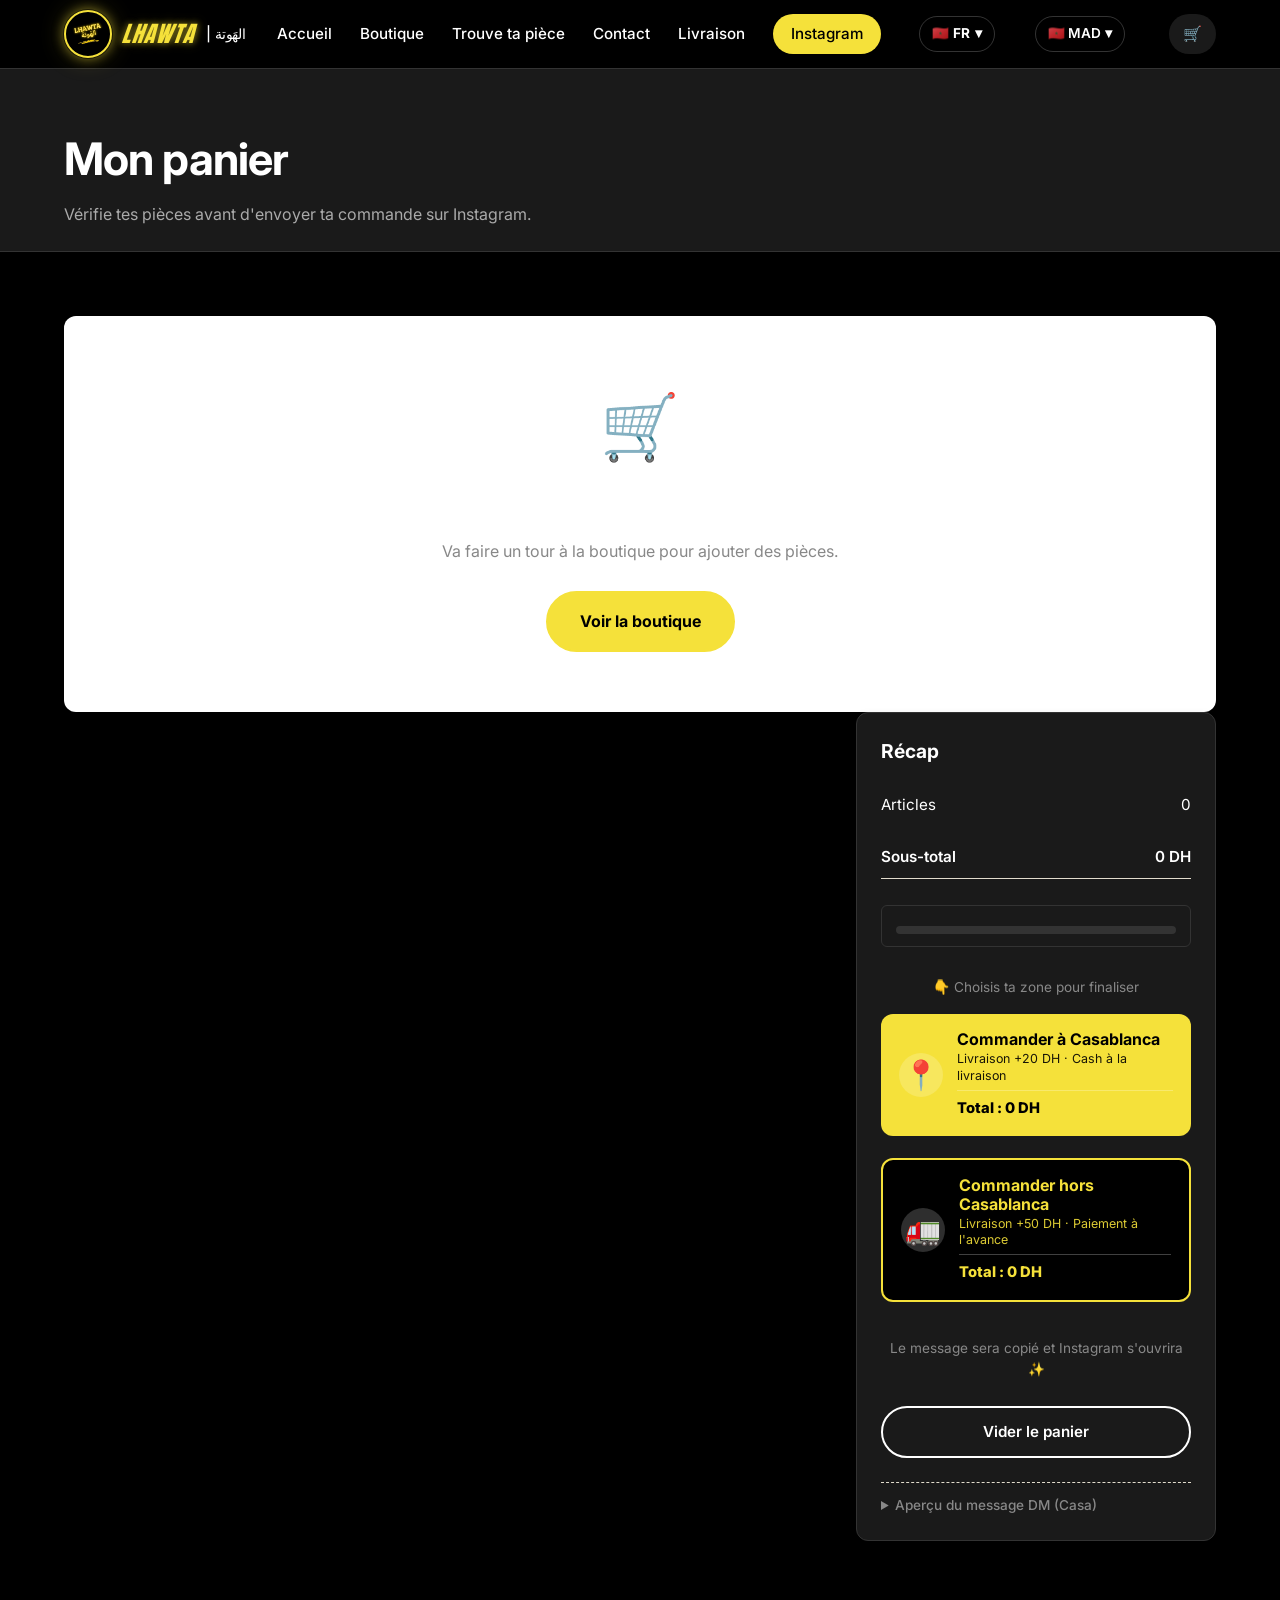
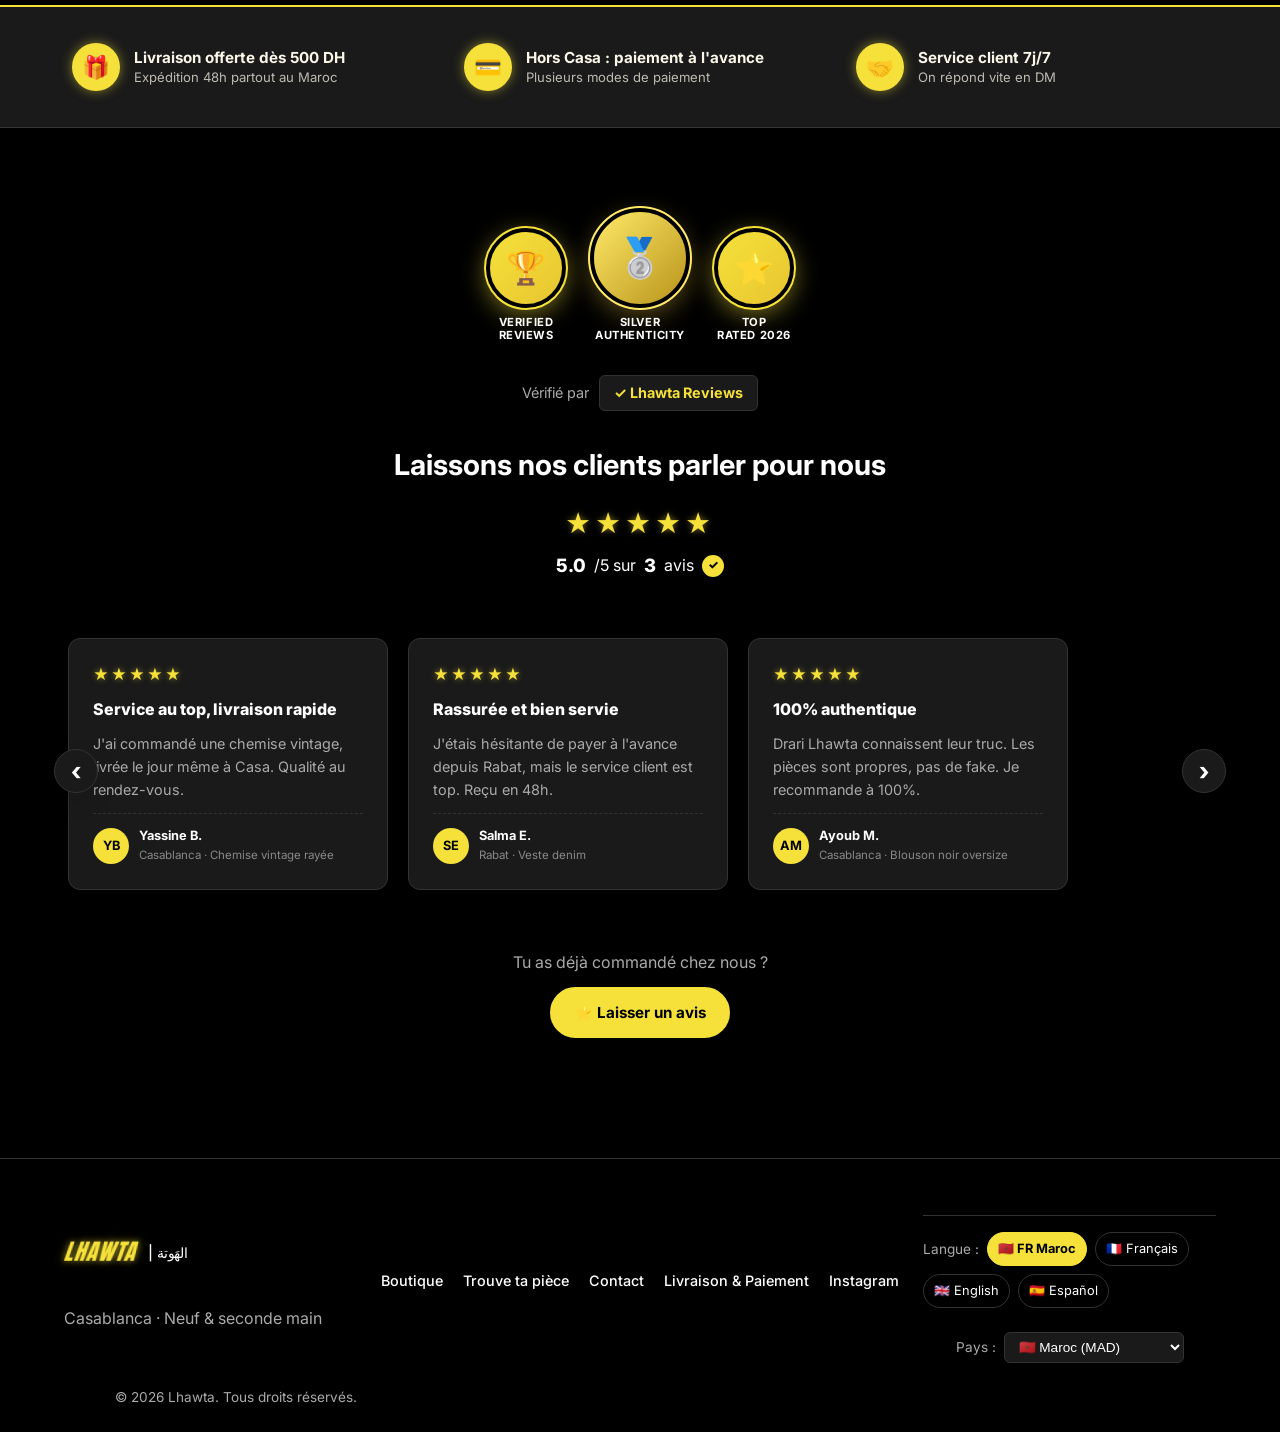
<file: panier.html>
<!DOCTYPE html>
<html lang="fr">
<head>
  <meta charset="UTF-8" />
  <meta name="viewport" content="width=device-width, initial-scale=1.0" />
  <meta http-equiv="Cache-Control" content="no-cache, no-store, must-revalidate" />
  <meta http-equiv="Pragma" content="no-cache" />
  <meta http-equiv="Expires" content="0" />
  <title data-i18n-title="meta.cart.title">Mon panier — Lhawta | الهَوتة</title>
  <meta name="description" data-i18n-meta-desc="meta.cart.desc" content="Ton panier Lhawta : vérifie tes pièces avant d'envoyer ta commande sur Instagram." />
  <!-- Google Fonts : Anton (logo) + Inter (corps) -->
  <link rel="preconnect" href="https://fonts.googleapis.com">
  <link rel="preconnect" href="https://fonts.gstatic.com" crossorigin>
  <link href="https://fonts.googleapis.com/css2?family=Anton&family=Inter:wght@400;500;600;700;800&display=swap" rel="stylesheet">
  <link rel="stylesheet" href="css/style.css?v=20260540" />
</head>
<body class="theme-dark">
  <header class="site-header">
    <div class="container header-inner">
      <a href="index.html" class="logo">
        <img src="images/logo.png" alt="Lhawta" class="logo-img" />
        <span class="logo-text">LHAWTA</span>
        <span class="logo-ar">| الهَوتة</span>
      </a>
      <nav class="main-nav" aria-label="Navigation principale">
        <a href="index.html" data-i18n="nav.home">Accueil</a>
        <a href="boutique.html" data-i18n="nav.shop">Boutique</a>
        <a href="trouve-ta-piece.html" data-i18n="nav.find">Trouve ta pièce</a>
        <a href="contact.html" data-i18n="nav.contact">Contact</a>
        <a href="livraison.html" data-i18n="nav.shipping">Livraison</a>
        <a href="https://www.instagram.com/lhawta.casablanca/" target="_blank" rel="noopener" class="nav-ig" data-i18n="nav.instagram">Instagram</a>
      </nav>
      <!-- Sélecteur de langue -->
      <div class="locale-selector">
        <button class="locale-selector-btn" onclick="document.getElementById('locale-dropdown').classList.toggle('open')">
          <span class="locale-selector-current">FR</span> ▾
        </button>
        <div id="locale-dropdown" class="locale-dropdown">
          <button class="locale-option" data-locale="fr-ma" onclick="setLocale('fr-ma'); document.getElementById('locale-dropdown').classList.remove('open')">🇲🇦 FR Maroc</button>
          <button class="locale-option" data-locale="fr" onclick="setLocale('fr'); document.getElementById('locale-dropdown').classList.remove('open')">🇫🇷 Français</button>
          <button class="locale-option" data-locale="en" onclick="setLocale('en'); document.getElementById('locale-dropdown').classList.remove('open')">🇬🇧 English</button>
          <button class="locale-option" data-locale="es" onclick="setLocale('es'); document.getElementById('locale-dropdown').classList.remove('open')">🇪🇸 Español</button>
        </div>
      </div>
      <!-- Sélecteur de pays -->
      <div class="country-selector">
        <button class="country-selector-btn" onclick="document.getElementById('country-dropdown').classList.toggle('open')">
          <span class="country-selector-current">🇲🇦 MAD</span> ▾
        </button>
        <div id="country-dropdown" class="country-dropdown">
          <button class="country-option" data-country="MA" onclick="setCountry('MA'); document.getElementById('country-dropdown').classList.remove('open')">🇲🇦 Maroc (MAD)</button>
          <button class="country-option" data-country="FR" onclick="setCountry('FR'); document.getElementById('country-dropdown').classList.remove('open')">🇫🇷 France (EUR)</button>
          <button class="country-option" data-country="BE" onclick="setCountry('BE'); document.getElementById('country-dropdown').classList.remove('open')">🇧🇪 Belgique (EUR)</button>
          <button class="country-option" data-country="CA" onclick="setCountry('CA'); document.getElementById('country-dropdown').classList.remove('open')">🇨🇦 Canada (CAD)</button>
          <button class="country-option" data-country="ES" onclick="setCountry('ES'); document.getElementById('country-dropdown').classList.remove('open')">🇪🇸 España (EUR)</button>
          <button class="country-option" data-country="XX" onclick="setCountry('XX'); document.getElementById('country-dropdown').classList.remove('open')">🌍 International (USD)</button>
        </div>
      </div>
      <a href="panier.html" class="cart-btn" aria-label="Voir le panier">
        🛒 <span class="cart-count">0</span>
      </a>
      <button class="burger" aria-label="Menu" onclick="document.querySelector('.main-nav').classList.toggle('open')">☰</button>
    </div>
  </header>

  <section class="page-header">
    <div class="container">
      <h1 data-i18n="cart.title">Mon panier</h1>
      <p data-i18n="cart.subtitle">Vérifie tes pièces avant d'envoyer ta commande sur Instagram.</p>
    </div>
  </section>

  <section class="section">
    <div class="container">
      <div id="empty-cart" class="empty-cart" hidden>
        <div class="empty-cart-icon">🛒</div>
        <h2 data-i18n="cart.empty.title">Ton panier est vide</h2>
        <p class="muted" data-i18n="cart.empty.subtitle">Va faire un tour à la boutique pour ajouter des pièces.</p>
        <a href="boutique.html" class="btn btn-primary btn-large" data-i18n="cart.empty.cta">Voir la boutique</a>
      </div>

      <div id="filled-cart" class="cart-layout" hidden>
        <div class="cart-items" id="cart-items"></div>
        <aside class="cart-summary cart-summary-maroc">
          <h2 data-i18n="cart.summary">Récap</h2>

          <div class="summary-row">
            <span data-i18n="cart.articles">Articles</span>
            <span id="summary-count">0</span>
          </div>

          <div class="summary-row summary-subtotal">
            <span data-i18n="cart.subtotal">Sous-total</span>
            <span id="summary-subtotal">0 DH</span>
          </div>

          <!-- Barre de progression livraison gratuite -->
          <div class="free-shipping-progress" id="free-shipping-progress">
            <div class="fsp-text" id="fsp-text"></div>
            <div class="fsp-bar">
              <div class="fsp-bar-fill" id="fsp-bar-fill"></div>
            </div>
          </div>

          <p class="small muted" style="margin: 8px 0 4px; text-align:center;" data-i18n="cart.choose_zone">👇 Choisis ta zone pour finaliser</p>

          <!-- 2 boutons commander -->
          <button class="btn-order-zone btn-order-casa" onclick="orderInstagram('casa')">
            <span class="order-zone-icon">📍</span>
            <span class="order-zone-content">
              <strong data-i18n="cart.btn.casa">Commander à Casablanca</strong>
              <span class="order-zone-detail" id="detail-casa">Livraison +20 DH · Cash à la livraison</span>
              <span class="order-zone-total" id="total-casa">Total : 0 DH</span>
            </span>
          </button>

          <button class="btn-order-zone btn-order-hors" onclick="orderInstagram('hors_casa')">
            <span class="order-zone-icon">🚛</span>
            <span class="order-zone-content">
              <strong data-i18n="cart.btn.hors_casa">Commander hors Casablanca</strong>
              <span class="order-zone-detail" id="detail-hors">Livraison +50 DH · Paiement à l'avance</span>
              <span class="order-zone-total" id="total-hors">Total : 0 DH</span>
            </span>
          </button>

          <p class="small muted" style="text-align:center; margin: 14px 0 4px;" data-i18n="cart.dm_intro">Le message sera copié et Instagram s'ouvrira ✨</p>

          <button class="btn btn-outline btn-block" onclick="if(confirm(t('cart.confirm_empty'))) clearCart()" style="margin-top: 10px;" data-i18n="cart.btn.empty_cart">Vider le panier</button>

          <details class="message-preview">
            <summary data-i18n="cart.preview_summary">Aperçu du message DM (Casa)</summary>
            <pre id="message-preview-text"></pre>
          </details>
        </aside>

        <aside class="cart-summary cart-summary-international" hidden>
          <h2 data-i18n="cart.summary">Récapitulatif</h2>

          <div class="summary-row">
            <span data-i18n="cart.articles">Articles</span>
            <span id="intl-summary-count">0</span>
          </div>

          <div class="summary-row summary-subtotal">
            <span data-i18n="cart.subtotal">Sous-total</span>
            <span id="intl-summary-subtotal">—</span>
          </div>

          <div class="intl-shipping-notice">
            <div class="intl-shipping-icon">🌍</div>
            <div>
              <strong data-i18n="cart.intl.shipping_title">Livraison internationale</strong>
              <p class="small muted" data-i18n="cart.intl.shipping_note">Calculée sur devis personnalisé selon votre pays. Aucune surprise.</p>
            </div>
          </div>

          <p class="small muted" style="text-align:center; margin: 14px 0 4px;" data-i18n="cart.intl.choose_cta">👇 Envoyez-nous votre panier pour recevoir un devis</p>

          <button class="btn-order-zone btn-order-intl" onclick="orderInternational()">
            <span class="order-zone-icon">📩</span>
            <span class="order-zone-content">
              <strong data-i18n="cart.intl.btn_title">Demander un devis</strong>
              <span class="order-zone-detail" data-i18n="cart.intl.btn_detail">Réponse rapide en DM avec total + livraison</span>
              <span class="order-zone-total" data-i18n="cart.intl.btn_subline">Paiement : virement ou Western Union</span>
            </span>
          </button>

          <p class="small muted" style="text-align:center; margin: 14px 0 4px;" data-i18n="cart.intl.dm_intro">Le message sera copié et Instagram s'ouvrira ✨</p>

          <button class="btn btn-outline btn-block" onclick="if(confirm(t('cart.confirm_empty'))) clearCart()" style="margin-top: 10px;" data-i18n="cart.btn.empty_cart">Vider le panier</button>

          <details class="message-preview">
            <summary data-i18n="cart.intl.preview_label">Aperçu du message Instagram</summary>
            <pre id="intl-message-preview-text"></pre>
          </details>
        </aside>
      </div>
    </div>
  </section>

  <section class="trust-banner content-maroc">
    <div class="container trust-banner-inner">
      <a href="livraison.html" class="trust-item">
        <div class="trust-icon">🎁</div>
        <div class="trust-text">
          <strong data-i18n="trust.shipping.title">Livraison offerte dès 500 DH</strong>
          <span data-i18n="trust.shipping.subtitle">Expédition 48h partout au Maroc</span>
        </div>
      </a>
      <a href="livraison.html" class="trust-item">
        <div class="trust-icon">💳</div>
        <div class="trust-text">
          <strong data-i18n="trust.payment.title">Hors Casa : paiement à l'avance</strong>
          <span data-i18n="trust.payment.subtitle"></span>
        </div>
      </a>
      <a href="contact.html" class="trust-item">
        <div class="trust-icon">🤝</div>
        <div class="trust-text">
          <strong data-i18n="trust.support.title">Service client 7j/7</strong>
          <span data-i18n="trust.support.subtitle">On répond vite en DM</span>
        </div>
      </a>
    </div>
  </section>
  <!-- ===== TRUST BANNER INTERNATIONAL ===== -->
  <section class="trust-banner content-international" hidden>
    <div class="container trust-banner-inner">
      <a href="livraison.html" class="trust-item">
        <div class="trust-icon">🌍</div>
        <div class="trust-text">
          <strong data-i18n="trust.intl.shipping.title">Expédition mondiale</strong>
          <span data-i18n="trust.intl.shipping.subtitle">Devis en 48h, expédition sous 1-3 semaines</span>
        </div>
      </a>
      <a href="livraison.html" class="trust-item">
        <div class="trust-icon">💳</div>
        <div class="trust-text">
          <strong data-i18n="trust.intl.payment.title">Paiement sécurisé</strong>
          <span data-i18n="trust.intl.payment.subtitle">Virement bancaire ou Western Union</span>
        </div>
      </a>
      <a href="contact.html" class="trust-item">
        <div class="trust-icon">🤝</div>
        <div class="trust-text">
          <strong data-i18n="trust.intl.support.title">Service client 7j/7</strong>
          <span data-i18n="trust.intl.support.subtitle">Réponse rapide en DM Instagram</span>
        </div>
      </a>
    </div>
  </section>


  <!-- ===== AVIS CLIENTS ===== -->
  <section class="lhw-reviews-section">
    <div class="container">

      <div class="lhw-reviews-badges">
        <div class="lhw-badge">
          <div class="lhw-badge-icon">🏆</div>
          <div class="lhw-badge-label">VERIFIED<br>REVIEWS</div>
        </div>
        <div class="lhw-badge lhw-badge-center">
          <div class="lhw-badge-icon">🥈</div>
          <div class="lhw-badge-label">SILVER<br>AUTHENTICITY</div>
        </div>
        <div class="lhw-badge">
          <div class="lhw-badge-icon">⭐</div>
          <div class="lhw-badge-label">TOP<br>RATED 2026</div>
        </div>
      </div>

      <p class="lhw-reviews-verified">
        <span data-i18n="reviews.verified_by">Vérifié par</span> <span class="lhw-verified-logo">✓ Lhawta Reviews</span>
      </p>

      <div class="lhw-reviews-header">
        <h2 class="lhw-reviews-title" data-i18n="reviews.section_title">Laissons nos clients parler pour nous</h2>
        <div class="lhw-reviews-bigrating">
          <div class="lhw-reviews-bigstars">★★★★★</div>
          <p class="lhw-reviews-summary">
            <strong class="lhw-reviews-avg">5.0</strong><span data-i18n="reviews.based_on">/5 sur</span> <strong class="lhw-reviews-count">3</strong> <span data-i18n="reviews.reviews_word">avis</span>
            <span class="lhw-verified-tick">✓</span>
          </p>
        </div>
      </div>

      <div class="lhw-reviews-carousel">
        <button class="lhw-reviews-nav lhw-reviews-prev" onclick="scrollReviews(-1)" aria-label="Précédent">‹</button>
        <div class="lhw-reviews-track"></div>
        <button class="lhw-reviews-nav lhw-reviews-next" onclick="scrollReviews(1)" aria-label="Suivant">›</button>
      </div>

      <div class="lhw-reviews-cta">
        <p class="muted" data-i18n="reviews.cta.question">Tu as déjà commandé chez nous ?</p>
        <button type="button" class="btn btn-primary" onclick="openReviewModal()" data-i18n="reviews.cta.button">⭐ Laisser un avis</button>
      </div>

    </div>
  </section>

  <footer class="site-footer">
    <div class="container footer-inner">
      <div>
        <p class="logo footer-logo">
        <span class="logo-text">LHAWTA</span>
        <span class="logo-ar">| الهَوتة</span>
      </p>
        <p class="muted" data-i18n="footer.tagline">Casablanca · Neuf & seconde main</p>
      </div>
      <div class="footer-links">
        <a href="boutique.html" data-i18n="nav.shop">Boutique</a>
        <a href="trouve-ta-piece.html" data-i18n="nav.find">Trouve ta pièce</a>
        <a href="contact.html" data-i18n="nav.contact">Contact</a>
        <a href="livraison.html">Livraison & Paiement</a>
        <a href="https://www.instagram.com/lhawta.casablanca/" target="_blank" rel="noopener">Instagram</a>
      </div>
      <div class="footer-locale">
        <div class="footer-locale-block">
          <span class="muted small" data-i18n="footer.lang_label">Langue :</span>
          <button class="locale-option" data-locale="fr-ma" onclick="setLocale('fr-ma')">🇲🇦 FR Maroc</button>
          <button class="locale-option" data-locale="fr" onclick="setLocale('fr')">🇫🇷 Français</button>
          <button class="locale-option" data-locale="en" onclick="setLocale('en')">🇬🇧 English</button>
          <button class="locale-option" data-locale="es" onclick="setLocale('es')">🇪🇸 Español</button>
        </div>
        <div class="footer-locale-block">
          <span class="muted small" data-i18n="footer.country_label">Pays :</span>
          <select onchange="setCountry(this.value)" class="footer-country-select" id="footer-country-select">
            <option value="MA">🇲🇦 Maroc (MAD)</option>
            <option value="FR">🇫🇷 France (EUR)</option>
            <option value="BE">🇧🇪 Belgique (EUR)</option>
            <option value="CA">🇨🇦 Canada (CAD)</option>
            <option value="ES">🇪🇸 España (EUR)</option>
            <option value="XX">🌍 International (USD)</option>
          </select>
        </div>
      </div>

      <p class="muted small">© 2026 Lhawta. Tous droits réservés.</p>
    </div>
  </footer>

  <script src="js/i18n.js?v=20260540"></script>
  <script src="js/products.js?v=20260540"></script>
  <script src="js/cart.js?v=20260540"></script>
  <script>
    function renderCartPage() {
      const cart = getCart();
      const empty = document.getElementById('empty-cart');
      const filled = document.getElementById('filled-cart');

      if (cart.length === 0) {
        empty.hidden = false;
        filled.hidden = true;
        return;
      }

      empty.hidden = true;
      filled.hidden = false;

      // Liste des articles (toujours rendue, indépendamment du pays)
      const list = document.getElementById('cart-items');
      const sizeLabel = (typeof t === 'function') ? t('shop.label.size') : 'Taille';
      const removeLabel = (typeof t === 'function') ? t('aria.remove') : 'Retirer';
      list.innerHTML = cart.map(item => {
        const itemName = (typeof getCartItemName === 'function') ? getCartItemName(item) : item.name;
        return `
        <article class="cart-item">
          <img src="${item.image}" alt="${itemName}" />
          <div class="cart-item-info">
            <h3>${itemName}</h3>
            <p class="muted small">${item.reference} · ${sizeLabel} ${item.size}</p>
            <p class="cart-item-price">${typeof formatPrice === 'function' ? formatPrice(item.price) : item.price + ' DH'}</p>
          </div>
          <button class="cart-remove" onclick="removeFromCart(${item.id})" aria-label="${removeLabel}">✕</button>
        </article>
      `;
      }).join('');

      const isMaroc = (typeof getCurrentCountry === 'function')
        ? getCurrentCountry().code === 'MA'
        : true;

      // Toggle des récaps (méthode robuste avec display)
      document.querySelectorAll('.cart-summary-maroc').forEach(el => {
        el.hidden = !isMaroc;
        el.style.display = isMaroc ? '' : 'none';
      });
      document.querySelectorAll('.cart-summary-international').forEach(el => {
        el.hidden = isMaroc;
        el.style.display = isMaroc ? 'none' : '';
      });

      if (isMaroc) {
        renderMarocSummary(cart);
      } else {
        renderInternationalSummary(cart);
      }
    }

    function renderMarocSummary(cart) {
      const subtotal = getCartSubtotal();
      const fmt = (n) => (typeof formatPrice === 'function') ? formatPrice(n) : n + ' DH';
      const tr  = (k, vars) => (typeof t === 'function') ? t(k, vars) : null;

      document.getElementById('summary-count').textContent = cart.length;
      document.getElementById('summary-subtotal').textContent = fmt(subtotal);

      const remaining = getRemainingForFreeShipping();
      const fillPct = Math.min(100, (subtotal / FREE_SHIPPING_THRESHOLD) * 100);
      const fspText = document.getElementById('fsp-text');
      const fspFill = document.getElementById('fsp-bar-fill');
      const fspBox  = document.getElementById('free-shipping-progress');

      if (isFreeShipping()) {
        fspBox.classList.add('fsp-achieved');
        fspText.innerHTML = tr('cart.free_shipping_achieved') || '🎁 <strong>Livraison GRATUITE débloquée !</strong>';
        fspFill.style.width = '100%';
      } else {
        fspBox.classList.remove('fsp-achieved');
        const progressTxt = tr('cart.free_shipping_progress', { amount: fmt(remaining) }) || `Plus que <strong>${fmt(remaining)}</strong> pour la livraison gratuite 🎁`;
        fspText.innerHTML = progressTxt;
        fspFill.style.width = fillPct + '%';
      }

      const casaShip = getShippingPrice('casa');
      const horsShip = getShippingPrice('hors_casa');
      const totalLabel = tr('cart.total') || 'Total';
      document.getElementById('total-casa').textContent = `${totalLabel} : ${fmt(subtotal + casaShip)}`;
      document.getElementById('total-hors').textContent = `${totalLabel} : ${fmt(subtotal + horsShip)}`;

      if (isFreeShipping()) {
        document.getElementById('detail-casa').textContent =
          tr('cart.free.detail_casa') || '🎁 Livraison GRATUITE · Cash à la livraison';
        document.getElementById('detail-hors').textContent =
          tr('cart.free.detail_hors') || "🎁 Livraison GRATUITE · Paiement à l'avance";
      } else {
        document.getElementById('detail-casa').textContent =
          tr('cart.casa.detail') || 'Livraison +20 DH · Cash à la livraison';
        document.getElementById('detail-hors').textContent =
          tr('cart.hors.detail') || "Livraison +50 DH · Paiement à l'avance";
      }

      document.getElementById('message-preview-text').textContent = buildInstagramMessage('casa');
    }

    function renderInternationalSummary(cart) {
      const subtotalMad = getCartSubtotal();
      const formattedSubtotal = (typeof formatPrice === 'function')
        ? formatPrice(subtotalMad)
        : subtotalMad + ' DH';

      document.getElementById('intl-summary-count').textContent = cart.length;
      document.getElementById('intl-summary-subtotal').textContent = formattedSubtotal;

      document.getElementById('intl-message-preview-text').textContent = buildInternationalMessage();
    }

    document.addEventListener('DOMContentLoaded', renderCartPage);

    window.addEventListener('storage', (e) => {
      if (e.key === 'lhawta_country_v1' || e.key === 'lhawta_locale_v1') {
        renderCartPage();
      }
    });
  </script>
  <!-- ===== MODALE : Laisser un avis ===== -->
  <div id="review-modal" class="review-modal" hidden>
    <div class="review-modal-overlay" onclick="closeReviewModal()"></div>
    <div class="review-modal-card" role="dialog" aria-labelledby="review-modal-title">
      <button class="review-modal-close" onclick="closeReviewModal()" aria-label="Fermer">✕</button>

      <h2 id="review-modal-title" data-i18n="reviews.modal.title">⭐ Laisse ton avis sur Lhawta</h2>
      <p class="muted small" data-i18n="reviews.modal.subtitle">Ton avis sera publié instantanément sur le site ✨</p>

      <form id="review-form" class="review-form">
        <input type="text" name="_gotcha" style="display:none" tabindex="-1" autocomplete="off" />

        <div class="form-row">
          <label for="rv-name" data-i18n="reviews.modal.name">Ton prénom *</label>
          <input type="text" id="rv-name" name="name" required placeholder="Ex: Sara" maxlength="40" />
        </div>

        <div class="form-row form-row-2">
          <div>
            <label for="rv-city" data-i18n="reviews.modal.city">Ta ville *</label>
            <input type="text" id="rv-city" name="city" required placeholder="Casablanca" maxlength="30" />
          </div>
          <div>
            <label for="rv-handle">Ton Instagram <span class="muted small">(optionnel)</span></label>
            <input type="text" id="rv-handle" name="handle" placeholder="@ton_pseudo" maxlength="30" />
          </div>
        </div>

        <div class="form-row">
          <label data-i18n="reviews.modal.rating">Ta note *</label>
          <div class="rating-input" id="rating-input">
            <input type="radio" name="rating" value="5" id="star5" required />
            <label for="star5" title="5 étoiles">★</label>
            <input type="radio" name="rating" value="4" id="star4" />
            <label for="star4" title="4 étoiles">★</label>
            <input type="radio" name="rating" value="3" id="star3" />
            <label for="star3" title="3 étoiles">★</label>
            <input type="radio" name="rating" value="2" id="star2" />
            <label for="star2" title="2 étoiles">★</label>
            <input type="radio" name="rating" value="1" id="star1" />
            <label for="star1" title="1 étoile">★</label>
          </div>
        </div>

        <div class="form-row">
          <label for="rv-title" data-i18n="reviews.modal.review_title">Titre de ton avis *</label>
          <input type="text" id="rv-title" name="title" required placeholder="Ex: Service au top" maxlength="80" />
        </div>

        <div class="form-row">
          <label for="rv-text" data-i18n="reviews.modal.message">Ton message *</label>
          <textarea id="rv-text" name="text" rows="4" required placeholder="Raconte ton expérience avec Lhawta..." maxlength="400"></textarea>
          <span class="char-count" id="char-count">0 / 400</span>
        </div>

        <div class="form-row">
          <label for="rv-item">Pièce achetée <span class="muted small">(optionnel)</span></label>
          <input type="text" id="rv-item" name="item" placeholder="Ex: Veste denim" maxlength="60" />
        </div>

        <div class="review-form-actions">
          <button type="button" class="btn btn-outline" onclick="closeReviewModal()" data-i18n="reviews.modal.cancel">Annuler</button>
          <button type="submit" class="btn btn-primary" id="rv-submit" data-i18n="reviews.modal.submit">📤 Envoyer mon avis</button>
        </div>
      </form>

      <div id="review-success" class="review-success" hidden>
        <div class="success-icon">🎉</div>
        <h3 data-i18n="reviews.success.title">Merci pour ton avis !</h3>
        <p data-i18n="reviews.success.message">Ton avis est publié sur le site. Tu peux le voir dans la section "Ils nous font confiance".</p>
        <button class="btn btn-primary btn-block" onclick="closeReviewModal()" data-i18n="reviews.success.close">Fermer</button>
      </div>
    </div>
  </div>

  <script src="js/reviews.js?v=20260540"></script>
  <script src="js/review-form.js?v=20260540"></script>

</body>
</html>
</file>
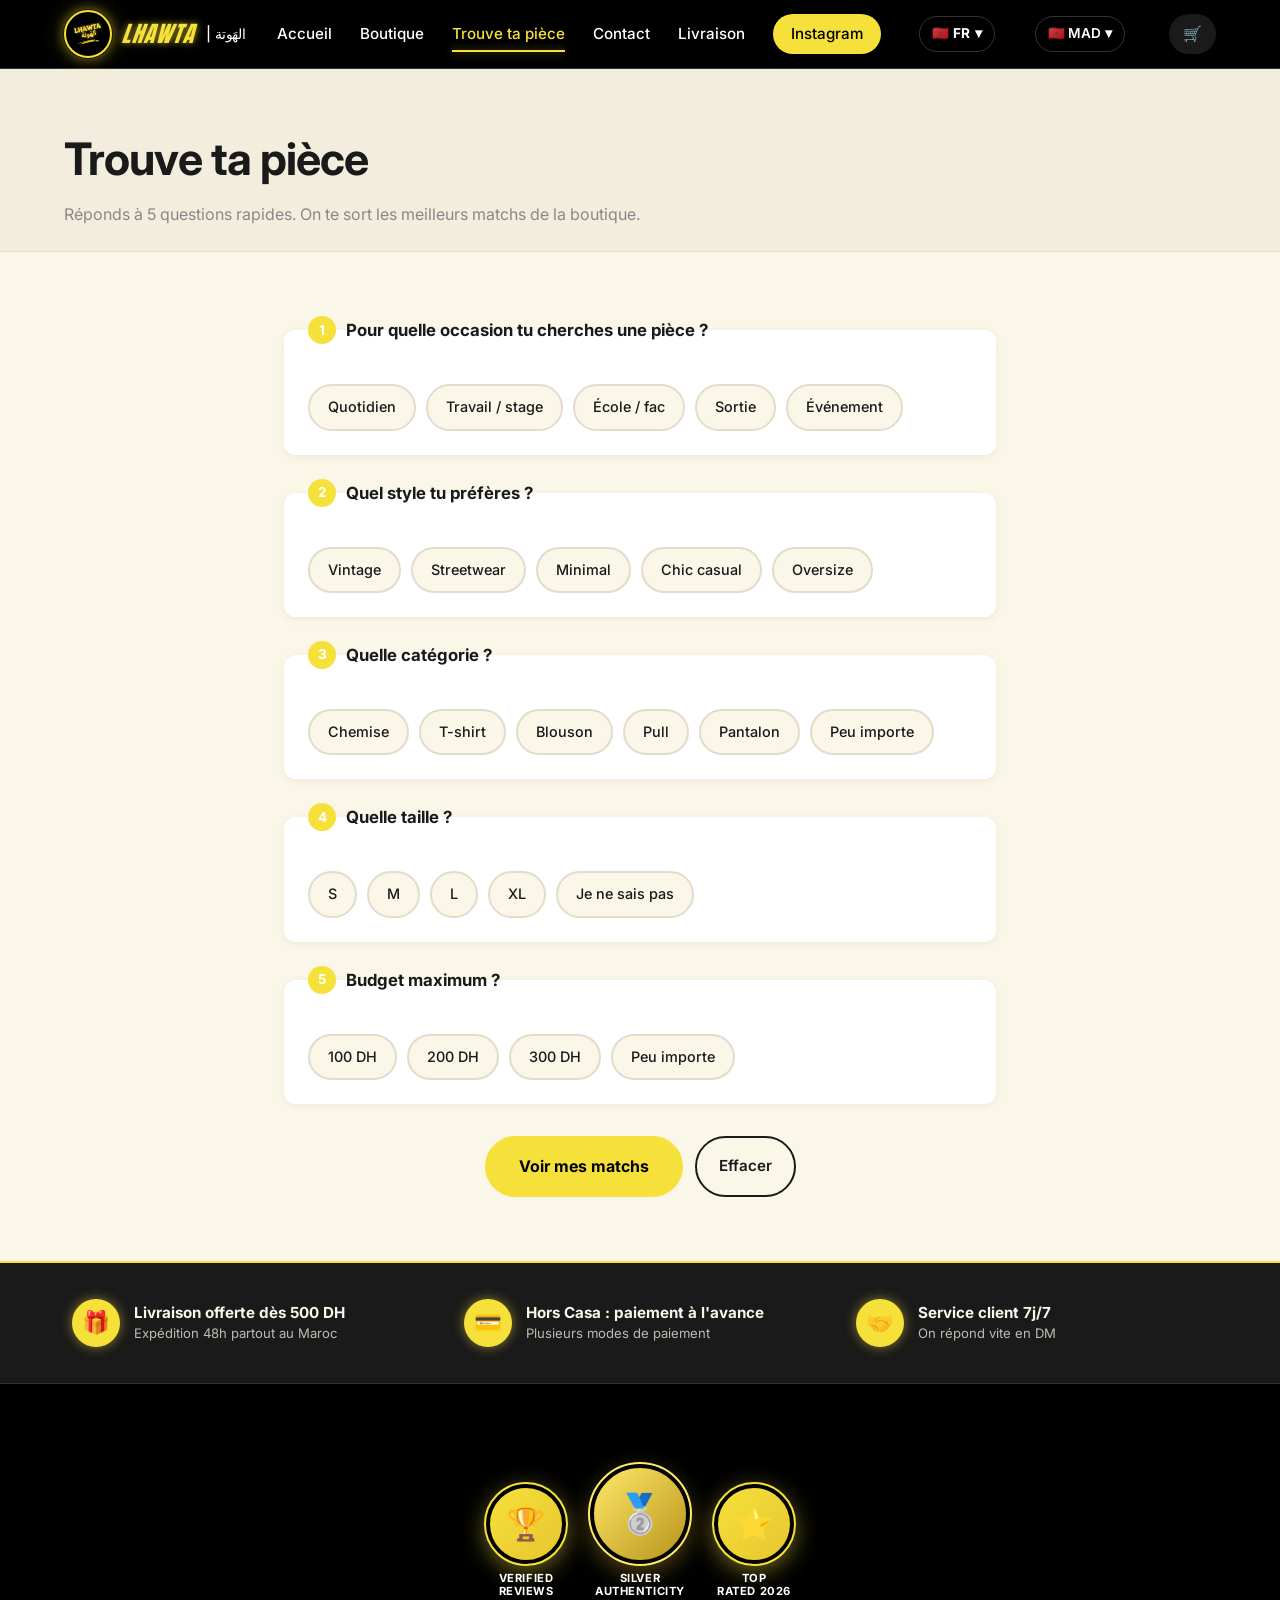
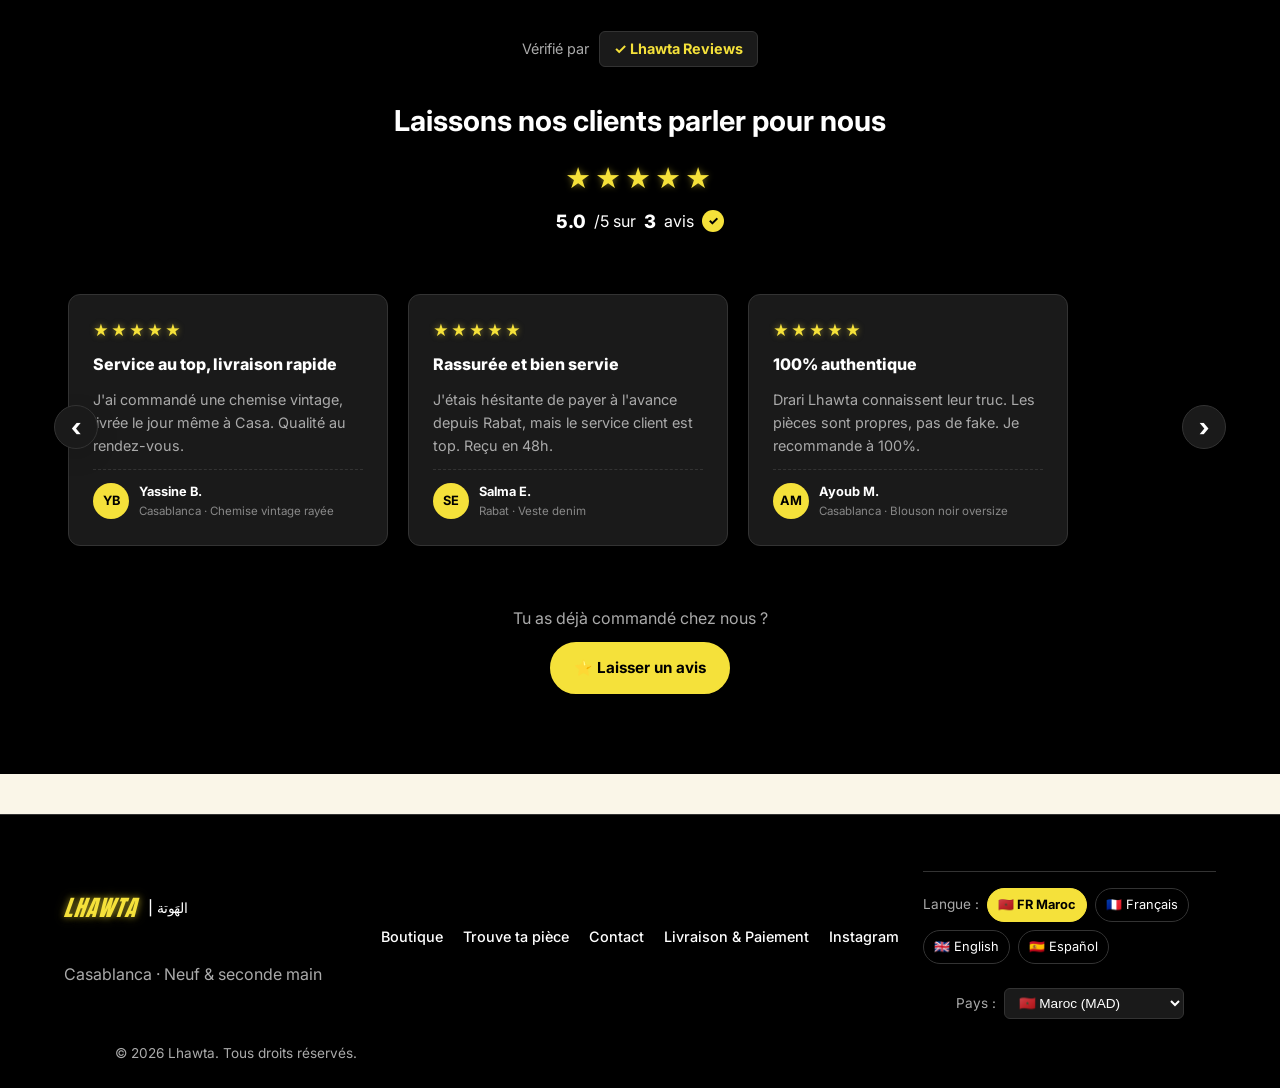
<file: trouve-ta-piece.html>
<!DOCTYPE html>
<html lang="fr">
<head>
  <meta charset="UTF-8" />
  <meta name="viewport" content="width=device-width, initial-scale=1.0" />
  <meta http-equiv="Cache-Control" content="no-cache, no-store, must-revalidate" />
  <meta http-equiv="Pragma" content="no-cache" />
  <meta http-equiv="Expires" content="0" />
  <title data-i18n-title="meta.quiz.title">Trouve ta pièce — Lhawta | الهَوتة</title>
  <meta name="description" data-i18n-meta-desc="meta.quiz.desc" content="Réponds au quiz Lhawta et trouve la pièce qui te correspond. Sélection personnalisée à Casablanca." />
  <!-- Google Fonts : Anton (logo) + Inter (corps) -->
  <link rel="preconnect" href="https://fonts.googleapis.com">
  <link rel="preconnect" href="https://fonts.gstatic.com" crossorigin>
  <link href="https://fonts.googleapis.com/css2?family=Anton&family=Inter:wght@400;500;600;700;800&display=swap" rel="stylesheet">
  <link rel="stylesheet" href="css/style.css?v=20260540" />
</head>
<body class="theme-light">

  <!-- ===== HEADER ===== -->
  <header class="site-header">
    <div class="container header-inner">
      <a href="index.html" class="logo">
        <img src="images/logo.png" alt="Lhawta" class="logo-img" />
        <span class="logo-text">LHAWTA</span>
        <span class="logo-ar">| الهَوتة</span>
      </a>
      <nav class="main-nav" aria-label="Navigation principale">
        <a href="index.html" data-i18n="nav.home">Accueil</a>
        <a href="boutique.html" data-i18n="nav.shop">Boutique</a>
        <a href="trouve-ta-piece.html" class="active" data-i18n="nav.find">Trouve ta pièce</a>
        <a href="contact.html" data-i18n="nav.contact">Contact</a>
        <a href="livraison.html" data-i18n="nav.shipping">Livraison</a>
        <a href="https://www.instagram.com/lhawta.casablanca/" target="_blank" rel="noopener" class="nav-ig" data-i18n="nav.instagram">Instagram</a>
      </nav>
      <!-- Sélecteur de langue -->
      <div class="locale-selector">
        <button class="locale-selector-btn" onclick="document.getElementById('locale-dropdown').classList.toggle('open')">
          <span class="locale-selector-current">FR</span> ▾
        </button>
        <div id="locale-dropdown" class="locale-dropdown">
          <button class="locale-option" data-locale="fr-ma" onclick="setLocale('fr-ma'); document.getElementById('locale-dropdown').classList.remove('open')">🇲🇦 FR Maroc</button>
          <button class="locale-option" data-locale="fr" onclick="setLocale('fr'); document.getElementById('locale-dropdown').classList.remove('open')">🇫🇷 Français</button>
          <button class="locale-option" data-locale="en" onclick="setLocale('en'); document.getElementById('locale-dropdown').classList.remove('open')">🇬🇧 English</button>
          <button class="locale-option" data-locale="es" onclick="setLocale('es'); document.getElementById('locale-dropdown').classList.remove('open')">🇪🇸 Español</button>
        </div>
      </div>
      <!-- Sélecteur de pays -->
      <div class="country-selector">
        <button class="country-selector-btn" onclick="document.getElementById('country-dropdown').classList.toggle('open')">
          <span class="country-selector-current">🇲🇦 MAD</span> ▾
        </button>
        <div id="country-dropdown" class="country-dropdown">
          <button class="country-option" data-country="MA" onclick="setCountry('MA'); document.getElementById('country-dropdown').classList.remove('open')">🇲🇦 Maroc (MAD)</button>
          <button class="country-option" data-country="FR" onclick="setCountry('FR'); document.getElementById('country-dropdown').classList.remove('open')">🇫🇷 France (EUR)</button>
          <button class="country-option" data-country="BE" onclick="setCountry('BE'); document.getElementById('country-dropdown').classList.remove('open')">🇧🇪 Belgique (EUR)</button>
          <button class="country-option" data-country="CA" onclick="setCountry('CA'); document.getElementById('country-dropdown').classList.remove('open')">🇨🇦 Canada (CAD)</button>
          <button class="country-option" data-country="ES" onclick="setCountry('ES'); document.getElementById('country-dropdown').classList.remove('open')">🇪🇸 España (EUR)</button>
          <button class="country-option" data-country="XX" onclick="setCountry('XX'); document.getElementById('country-dropdown').classList.remove('open')">🌍 International (USD)</button>
        </div>
      </div>
      <a href="panier.html" class="cart-btn" aria-label="Voir le panier">🛒 <span class="cart-count">0</span></a>
      <button class="burger" aria-label="Menu" onclick="document.querySelector('.main-nav').classList.toggle('open')">☰</button>
    </div>
  </header>

  <!-- ===== PAGE HEADER ===== -->
  <section class="page-header">
    <div class="container">
      <h1 data-i18n="quiz.title">Trouve ta pièce</h1>
      <p data-i18n="quiz.subtitle">Réponds à 5 questions rapides. On te sort les meilleurs matchs de la boutique.</p>
    </div>
  </section>

  <!-- ===== QUIZ ===== -->
  <section class="section">
    <div class="container quiz-container">

      <form id="quiz-form" class="quiz-form">

        <!-- Question 1 : occasion -->
        <fieldset class="quiz-question">
          <legend><span class="q-num">1</span> <span data-i18n="quiz.q1">Pour quelle occasion tu cherches une pièce ?</span></legend>
          <div class="quiz-options">
            <label><input type="radio" name="occasion" value="quotidien" required /> <span data-i18n="quiz.opt.q1.daily">Quotidien</span></label>
            <label><input type="radio" name="occasion" value="travail" /> <span data-i18n="quiz.opt.q1.work">Travail / stage</span></label>
            <label><input type="radio" name="occasion" value="école" /> <span data-i18n="quiz.opt.q1.school">École / fac</span></label>
            <label><input type="radio" name="occasion" value="sortie" /> <span data-i18n="quiz.opt.q1.outing">Sortie</span></label>
            <label><input type="radio" name="occasion" value="événement" /> <span data-i18n="quiz.opt.q1.event">Événement</span></label>
          </div>
        </fieldset>

        <!-- Question 2 : style -->
        <fieldset class="quiz-question">
          <legend><span class="q-num">2</span> <span data-i18n="quiz.q2">Quel style tu préfères ?</span></legend>
          <div class="quiz-options">
            <label><input type="radio" name="style" value="vintage" required /> <span data-i18n="quiz.opt.q2.vintage">Vintage</span></label>
            <label><input type="radio" name="style" value="streetwear" /> <span data-i18n="quiz.opt.q2.streetwear">Streetwear</span></label>
            <label><input type="radio" name="style" value="minimal" /> <span data-i18n="quiz.opt.q2.minimal">Minimal</span></label>
            <label><input type="radio" name="style" value="chic casual" /> <span data-i18n="quiz.opt.q2.chic_casual">Chic casual</span></label>
            <label><input type="radio" name="style" value="oversize" /> <span data-i18n="quiz.opt.q2.oversize">Oversize</span></label>
          </div>
        </fieldset>

        <!-- Question 3 : catégorie -->
        <fieldset class="quiz-question">
          <legend><span class="q-num">3</span> <span data-i18n="quiz.q3">Quelle catégorie ?</span></legend>
          <div class="quiz-options">
            <label><input type="radio" name="category" value="chemise" required /> <span data-i18n="quiz.opt.q3.shirt">Chemise</span></label>
            <label><input type="radio" name="category" value="t-shirt" /> <span data-i18n="quiz.opt.q3.tshirt">T-shirt</span></label>
            <label><input type="radio" name="category" value="blouson" /> <span data-i18n="quiz.opt.q3.jacket">Blouson</span></label>
            <label><input type="radio" name="category" value="pull" /> <span data-i18n="quiz.opt.q3.sweater">Pull</span></label>
            <label><input type="radio" name="category" value="pantalon" /> <span data-i18n="quiz.opt.q3.pants">Pantalon</span></label>
            <label><input type="radio" name="category" value="any" /> <span data-i18n="quiz.opt.q3.any">Peu importe</span></label>
          </div>
        </fieldset>

        <!-- Question 4 : taille -->
        <fieldset class="quiz-question">
          <legend><span class="q-num">4</span> <span data-i18n="quiz.q4">Quelle taille ?</span></legend>
          <div class="quiz-options">
            <label><input type="radio" name="size" value="S" required /> <span>S</span></label>
            <label><input type="radio" name="size" value="M" /> <span>M</span></label>
            <label><input type="radio" name="size" value="L" /> <span>L</span></label>
            <label><input type="radio" name="size" value="XL" /> <span>XL</span></label>
            <label><input type="radio" name="size" value="any" /> <span data-i18n="quiz.size.unknown">Je ne sais pas</span></label>
          </div>
        </fieldset>

        <!-- Question 5 : budget -->
        <fieldset class="quiz-question">
          <legend><span class="q-num">5</span> <span data-i18n="quiz.q5">Budget maximum ?</span></legend>
          <div class="quiz-options">
            <label><input type="radio" name="budget" value="100" required /> <span data-i18n="quiz.budget.option100">100 DH</span></label>
            <label><input type="radio" name="budget" value="200" /> <span data-i18n="quiz.budget.option200">200 DH</span></label>
            <label><input type="radio" name="budget" value="300" /> <span data-i18n="quiz.budget.option300">300 DH</span></label>
            <label><input type="radio" name="budget" value="any" /> <span data-i18n="quiz.budget.any">Peu importe</span></label>
          </div>
        </fieldset>

        <div class="quiz-actions">
          <button type="submit" class="btn btn-primary btn-large" data-i18n="quiz.submit">Voir mes matchs</button>
          <button type="reset" class="btn btn-outline" data-i18n="quiz.reset">Effacer</button>
        </div>

      </form>

      <!-- Résultats -->
      <div id="quiz-results" class="quiz-results" hidden>
        <h2 class="section-title">Tes meilleurs matchs</h2>
        <p id="quiz-summary" class="section-subtitle"></p>
        <div id="results-grid" class="product-grid"></div>
        <p id="no-match" class="no-results" hidden data-i18n="quiz.results.empty">
          Aucune pièce ne match parfaitement. Essaie avec un budget plus large ou une catégorie différente.
        </p>
      </div>

    </div>
  </section>

  <!-- ===== BANNIÈRE RÉASSURANCE ===== -->
  <section class="trust-banner content-maroc">
    <div class="container trust-banner-inner">
      <a href="livraison.html" class="trust-item">
        <div class="trust-icon">🎁</div>
        <div class="trust-text">
          <strong data-i18n="trust.shipping.title">Livraison offerte dès 500 DH</strong>
          <span data-i18n="trust.shipping.subtitle">Expédition 48h partout au Maroc</span>
        </div>
      </a>
      <a href="livraison.html" class="trust-item">
        <div class="trust-icon">💳</div>
        <div class="trust-text">
          <strong data-i18n="trust.payment.title">Hors Casa : paiement à l'avance</strong>
          <span data-i18n="trust.payment.subtitle"></span>
        </div>
      </a>
      <a href="contact.html" class="trust-item">
        <div class="trust-icon">🤝</div>
        <div class="trust-text">
          <strong data-i18n="trust.support.title">Service client 7j/7</strong>
          <span data-i18n="trust.support.subtitle">On répond vite en DM</span>
        </div>
      </a>
    </div>
  </section>
  <!-- ===== TRUST BANNER INTERNATIONAL ===== -->
  <section class="trust-banner content-international" hidden>
    <div class="container trust-banner-inner">
      <a href="livraison.html" class="trust-item">
        <div class="trust-icon">🌍</div>
        <div class="trust-text">
          <strong data-i18n="trust.intl.shipping.title">Expédition mondiale</strong>
          <span data-i18n="trust.intl.shipping.subtitle">Devis en 48h, expédition sous 1-3 semaines</span>
        </div>
      </a>
      <a href="livraison.html" class="trust-item">
        <div class="trust-icon">💳</div>
        <div class="trust-text">
          <strong data-i18n="trust.intl.payment.title">Paiement sécurisé</strong>
          <span data-i18n="trust.intl.payment.subtitle">Virement bancaire ou Western Union</span>
        </div>
      </a>
      <a href="contact.html" class="trust-item">
        <div class="trust-icon">🤝</div>
        <div class="trust-text">
          <strong data-i18n="trust.intl.support.title">Service client 7j/7</strong>
          <span data-i18n="trust.intl.support.subtitle">Réponse rapide en DM Instagram</span>
        </div>
      </a>
    </div>
  </section>


  <!-- ===== FOOTER ===== -->
  <!-- ===== AVIS CLIENTS ===== -->
  <section class="lhw-reviews-section">
    <div class="container">

      <div class="lhw-reviews-badges">
        <div class="lhw-badge">
          <div class="lhw-badge-icon">🏆</div>
          <div class="lhw-badge-label">VERIFIED<br>REVIEWS</div>
        </div>
        <div class="lhw-badge lhw-badge-center">
          <div class="lhw-badge-icon">🥈</div>
          <div class="lhw-badge-label">SILVER<br>AUTHENTICITY</div>
        </div>
        <div class="lhw-badge">
          <div class="lhw-badge-icon">⭐</div>
          <div class="lhw-badge-label">TOP<br>RATED 2026</div>
        </div>
      </div>

      <p class="lhw-reviews-verified">
        <span data-i18n="reviews.verified_by">Vérifié par</span> <span class="lhw-verified-logo">✓ Lhawta Reviews</span>
      </p>

      <div class="lhw-reviews-header">
        <h2 class="lhw-reviews-title" data-i18n="reviews.section_title">Laissons nos clients parler pour nous</h2>
        <div class="lhw-reviews-bigrating">
          <div class="lhw-reviews-bigstars">★★★★★</div>
          <p class="lhw-reviews-summary">
            <strong class="lhw-reviews-avg">5.0</strong><span data-i18n="reviews.based_on">/5 sur</span> <strong class="lhw-reviews-count">3</strong> <span data-i18n="reviews.reviews_word">avis</span>
            <span class="lhw-verified-tick">✓</span>
          </p>
        </div>
      </div>

      <div class="lhw-reviews-carousel">
        <button class="lhw-reviews-nav lhw-reviews-prev" onclick="scrollReviews(-1)" aria-label="Précédent">‹</button>
        <div class="lhw-reviews-track"></div>
        <button class="lhw-reviews-nav lhw-reviews-next" onclick="scrollReviews(1)" aria-label="Suivant">›</button>
      </div>

      <div class="lhw-reviews-cta">
        <p class="muted" data-i18n="reviews.cta.question">Tu as déjà commandé chez nous ?</p>
        <button type="button" class="btn btn-primary" onclick="openReviewModal()" data-i18n="reviews.cta.button">⭐ Laisser un avis</button>
      </div>

    </div>
  </section>

  <footer class="site-footer">
    <div class="container footer-inner">
      <div>
        <p class="logo footer-logo">
        <span class="logo-text">LHAWTA</span>
        <span class="logo-ar">| الهَوتة</span>
      </p>
        <p class="muted" data-i18n="footer.tagline">Casablanca · Neuf & seconde main</p>
      </div>
      <div class="footer-links">
        <a href="boutique.html">Boutique</a>
        <a href="trouve-ta-piece.html" data-i18n="nav.find">Trouve ta pièce</a>
        <a href="contact.html">Contact</a>
        <a href="livraison.html">Livraison & Paiement</a>
        <a href="https://www.instagram.com/lhawta.casablanca/" target="_blank" rel="noopener">Instagram</a>
      </div>
      <div class="footer-locale">
        <div class="footer-locale-block">
          <span class="muted small" data-i18n="footer.lang_label">Langue :</span>
          <button class="locale-option" data-locale="fr-ma" onclick="setLocale('fr-ma')">🇲🇦 FR Maroc</button>
          <button class="locale-option" data-locale="fr" onclick="setLocale('fr')">🇫🇷 Français</button>
          <button class="locale-option" data-locale="en" onclick="setLocale('en')">🇬🇧 English</button>
          <button class="locale-option" data-locale="es" onclick="setLocale('es')">🇪🇸 Español</button>
        </div>
        <div class="footer-locale-block">
          <span class="muted small" data-i18n="footer.country_label">Pays :</span>
          <select onchange="setCountry(this.value)" class="footer-country-select" id="footer-country-select">
            <option value="MA">🇲🇦 Maroc (MAD)</option>
            <option value="FR">🇫🇷 France (EUR)</option>
            <option value="BE">🇧🇪 Belgique (EUR)</option>
            <option value="CA">🇨🇦 Canada (CAD)</option>
            <option value="ES">🇪🇸 España (EUR)</option>
            <option value="XX">🌍 International (USD)</option>
          </select>
        </div>
      </div>

      <p class="muted small">© 2026 Lhawta. Tous droits réservés.</p>
    </div>
  </footer>

  <script src="js/i18n.js?v=20260540"></script>
  <script src="js/products.js?v=20260540"></script>
  <script src="js/cart.js?v=20260540"></script>
  <script src="js/quiz.js?v=20260540"></script>
  <!-- ===== MODALE : Laisser un avis ===== -->
  <div id="review-modal" class="review-modal" hidden>
    <div class="review-modal-overlay" onclick="closeReviewModal()"></div>
    <div class="review-modal-card" role="dialog" aria-labelledby="review-modal-title">
      <button class="review-modal-close" onclick="closeReviewModal()" aria-label="Fermer">✕</button>

      <h2 id="review-modal-title" data-i18n="reviews.modal.title">⭐ Laisse ton avis sur Lhawta</h2>
      <p class="muted small" data-i18n="reviews.modal.subtitle">Ton avis sera publié instantanément sur le site ✨</p>

      <form id="review-form" class="review-form">
        <input type="text" name="_gotcha" style="display:none" tabindex="-1" autocomplete="off" />

        <div class="form-row">
          <label for="rv-name" data-i18n="reviews.modal.name">Ton prénom *</label>
          <input type="text" id="rv-name" name="name" required placeholder="Ex: Sara" maxlength="40" />
        </div>

        <div class="form-row form-row-2">
          <div>
            <label for="rv-city" data-i18n="reviews.modal.city">Ta ville *</label>
            <input type="text" id="rv-city" name="city" required placeholder="Casablanca" maxlength="30" />
          </div>
          <div>
            <label for="rv-handle">Ton Instagram <span class="muted small">(optionnel)</span></label>
            <input type="text" id="rv-handle" name="handle" placeholder="@ton_pseudo" maxlength="30" />
          </div>
        </div>

        <div class="form-row">
          <label data-i18n="reviews.modal.rating">Ta note *</label>
          <div class="rating-input" id="rating-input">
            <input type="radio" name="rating" value="5" id="star5" required />
            <label for="star5" title="5 étoiles">★</label>
            <input type="radio" name="rating" value="4" id="star4" />
            <label for="star4" title="4 étoiles">★</label>
            <input type="radio" name="rating" value="3" id="star3" />
            <label for="star3" title="3 étoiles">★</label>
            <input type="radio" name="rating" value="2" id="star2" />
            <label for="star2" title="2 étoiles">★</label>
            <input type="radio" name="rating" value="1" id="star1" />
            <label for="star1" title="1 étoile">★</label>
          </div>
        </div>

        <div class="form-row">
          <label for="rv-title" data-i18n="reviews.modal.review_title">Titre de ton avis *</label>
          <input type="text" id="rv-title" name="title" required placeholder="Ex: Service au top" maxlength="80" />
        </div>

        <div class="form-row">
          <label for="rv-text" data-i18n="reviews.modal.message">Ton message *</label>
          <textarea id="rv-text" name="text" rows="4" required placeholder="Raconte ton expérience avec Lhawta..." maxlength="400"></textarea>
          <span class="char-count" id="char-count">0 / 400</span>
        </div>

        <div class="form-row">
          <label for="rv-item">Pièce achetée <span class="muted small">(optionnel)</span></label>
          <input type="text" id="rv-item" name="item" placeholder="Ex: Veste denim" maxlength="60" />
        </div>

        <div class="review-form-actions">
          <button type="button" class="btn btn-outline" onclick="closeReviewModal()" data-i18n="reviews.modal.cancel">Annuler</button>
          <button type="submit" class="btn btn-primary" id="rv-submit" data-i18n="reviews.modal.submit">📤 Envoyer mon avis</button>
        </div>
      </form>

      <div id="review-success" class="review-success" hidden>
        <div class="success-icon">🎉</div>
        <h3 data-i18n="reviews.success.title">Merci pour ton avis !</h3>
        <p data-i18n="reviews.success.message">Ton avis est publié sur le site. Tu peux le voir dans la section "Ils nous font confiance".</p>
        <button class="btn btn-primary btn-block" onclick="closeReviewModal()" data-i18n="reviews.success.close">Fermer</button>
      </div>
    </div>
  </div>

  <script src="js/reviews.js?v=20260540"></script>
  <script src="js/review-form.js?v=20260540"></script>

</body>
</html>
</file>
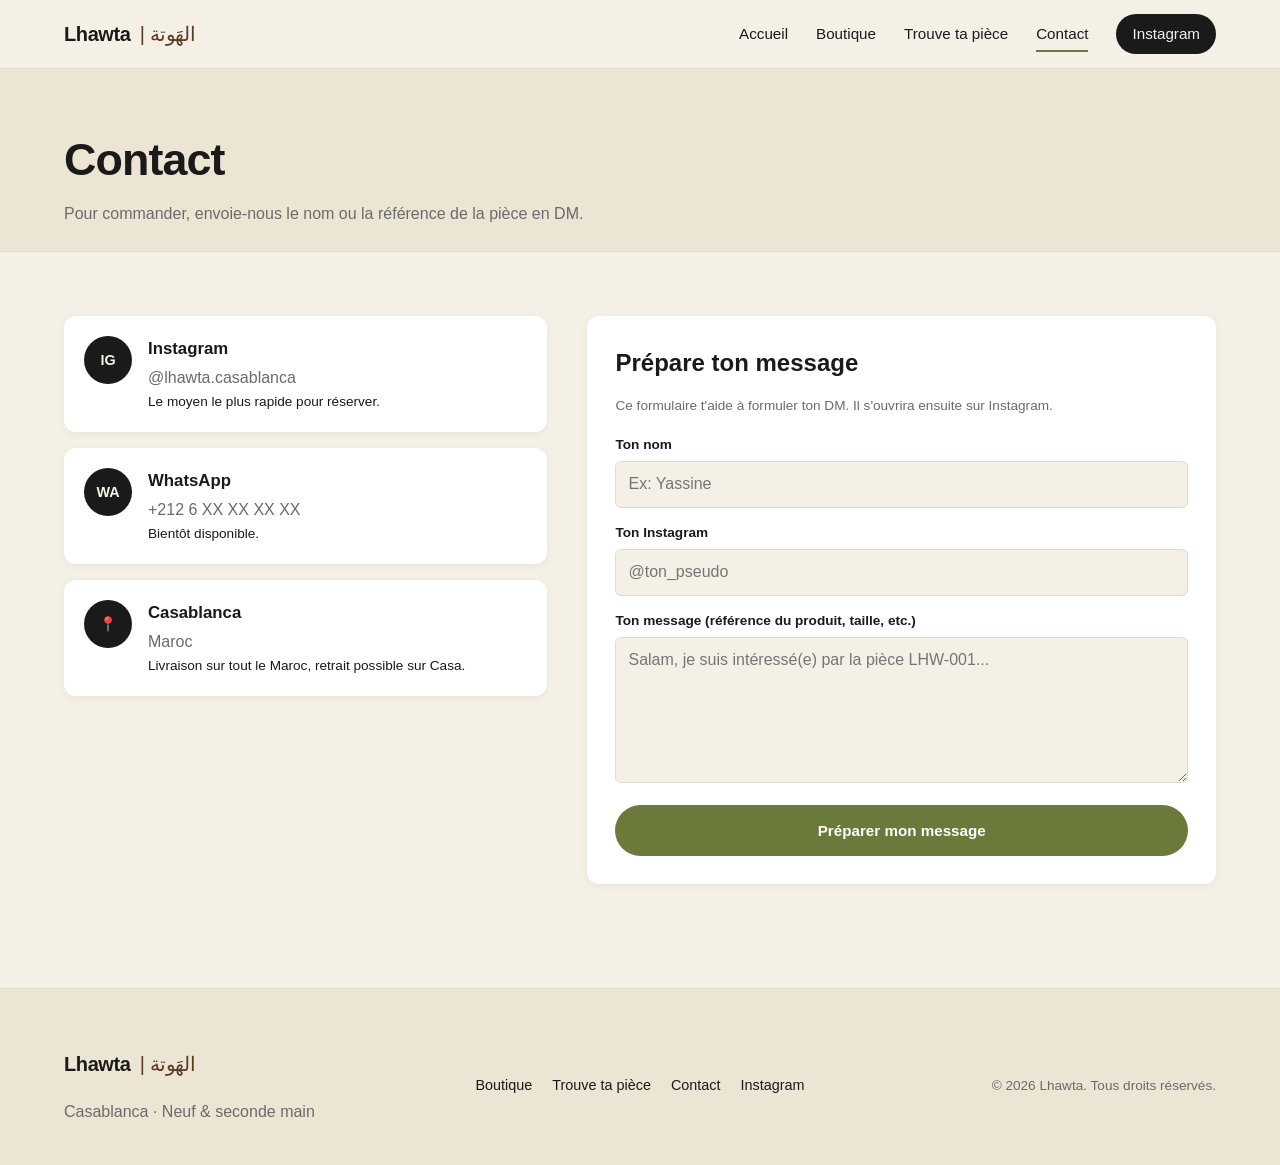
<file: lhawta-site/contact.html>
<!DOCTYPE html>
<html lang="fr">
<head>
  <meta charset="UTF-8" />
  <meta name="viewport" content="width=device-width, initial-scale=1.0" />
  <title>Contact — Lhawta | الهَوتة</title>
  <meta name="description" content="Contacte Lhawta sur Instagram ou WhatsApp pour commander une pièce. Casablanca." />
  <link rel="stylesheet" href="css/style.css" />
</head>
<body>

  <!-- ===== HEADER ===== -->
  <header class="site-header">
    <div class="container header-inner">
      <a href="index.html" class="logo">
        Lhawta <span class="logo-ar">| الهَوتة</span>
      </a>
      <nav class="main-nav" aria-label="Navigation principale">
        <a href="index.html">Accueil</a>
        <a href="boutique.html">Boutique</a>
        <a href="trouve-ta-piece.html">Trouve ta pièce</a>
        <a href="contact.html" class="active">Contact</a>
        <a href="https://www.instagram.com/lhawta.casablanca/" target="_blank" rel="noopener" class="nav-ig">Instagram</a>
      </nav>
      <button class="burger" aria-label="Menu" onclick="document.querySelector('.main-nav').classList.toggle('open')">☰</button>
    </div>
  </header>

  <!-- ===== PAGE HEADER ===== -->
  <section class="page-header">
    <div class="container">
      <h1>Contact</h1>
      <p>Pour commander, envoie-nous le nom ou la référence de la pièce en DM.</p>
    </div>
  </section>

  <!-- ===== CONTACT BLOCK ===== -->
  <section class="section">
    <div class="container contact-layout">

      <!-- Channels -->
      <div class="contact-channels">

        <a class="contact-card" href="https://www.instagram.com/lhawta.casablanca/" target="_blank" rel="noopener">
          <div class="contact-icon">IG</div>
          <div>
            <h3>Instagram</h3>
            <p class="muted">@lhawta.casablanca</p>
            <p class="small">Le moyen le plus rapide pour réserver.</p>
          </div>
        </a>

        <a class="contact-card" href="#" onclick="alert('Ajoute ton numéro WhatsApp ici.'); return false;">
          <div class="contact-icon">WA</div>
          <div>
            <h3>WhatsApp</h3>
            <p class="muted">+212 6 XX XX XX XX</p>
            <p class="small">Bientôt disponible.</p>
          </div>
        </a>

        <div class="contact-card static">
          <div class="contact-icon">📍</div>
          <div>
            <h3>Casablanca</h3>
            <p class="muted">Maroc</p>
            <p class="small">Livraison sur tout le Maroc, retrait possible sur Casa.</p>
          </div>
        </div>

      </div>

      <!-- Formulaire (visuel uniquement) -->
      <div class="contact-form-wrapper">
        <h2>Prépare ton message</h2>
        <p class="muted small">Ce formulaire t'aide à formuler ton DM. Il s'ouvrira ensuite sur Instagram.</p>

        <form id="prepare-form" class="contact-form" onsubmit="event.preventDefault(); prepareMessage();">
          <div class="form-row">
            <label for="cf-name">Ton nom</label>
            <input type="text" id="cf-name" placeholder="Ex: Yassine" />
          </div>
          <div class="form-row">
            <label for="cf-ig">Ton Instagram</label>
            <input type="text" id="cf-ig" placeholder="@ton_pseudo" />
          </div>
          <div class="form-row">
            <label for="cf-message">Ton message (référence du produit, taille, etc.)</label>
            <textarea id="cf-message" rows="5" placeholder="Salam, je suis intéressé(e) par la pièce LHW-001..."></textarea>
          </div>
          <button type="submit" class="btn btn-primary btn-block">Préparer mon message</button>
        </form>

        <div id="prepared-message" class="prepared-message" hidden>
          <h3>Ton message est prêt 👇</h3>
          <pre id="prepared-text"></pre>
          <a id="open-ig" class="btn btn-dark btn-block" href="https://www.instagram.com/lhawta.casablanca/" target="_blank" rel="noopener">
            Ouvrir Instagram pour envoyer
          </a>
        </div>
      </div>

    </div>
  </section>

  <!-- ===== FOOTER ===== -->
  <footer class="site-footer">
    <div class="container footer-inner">
      <div>
        <p class="logo">Lhawta <span class="logo-ar">| الهَوتة</span></p>
        <p class="muted">Casablanca · Neuf & seconde main</p>
      </div>
      <div class="footer-links">
        <a href="boutique.html">Boutique</a>
        <a href="trouve-ta-piece.html">Trouve ta pièce</a>
        <a href="contact.html">Contact</a>
        <a href="https://www.instagram.com/lhawta.casablanca/" target="_blank" rel="noopener">Instagram</a>
      </div>
      <p class="muted small">© 2026 Lhawta. Tous droits réservés.</p>
    </div>
  </footer>

  <script>
    // Construit un message prêt à coller dans le DM Instagram
    function prepareMessage() {
      const name = document.getElementById('cf-name').value.trim() || '—';
      const ig = document.getElementById('cf-ig').value.trim() || '—';
      const msg = document.getElementById('cf-message').value.trim() || '(aucun message)';

      const text =
`Salam Lhawta 👋
Je suis ${name} (Instagram: ${ig})

${msg}

Merci !`;

      document.getElementById('prepared-text').textContent = text;
      document.getElementById('prepared-message').hidden = false;
      document.getElementById('prepared-message').scrollIntoView({ behavior: 'smooth', block: 'start' });
    }
  </script>
</body>
</html>
</file>
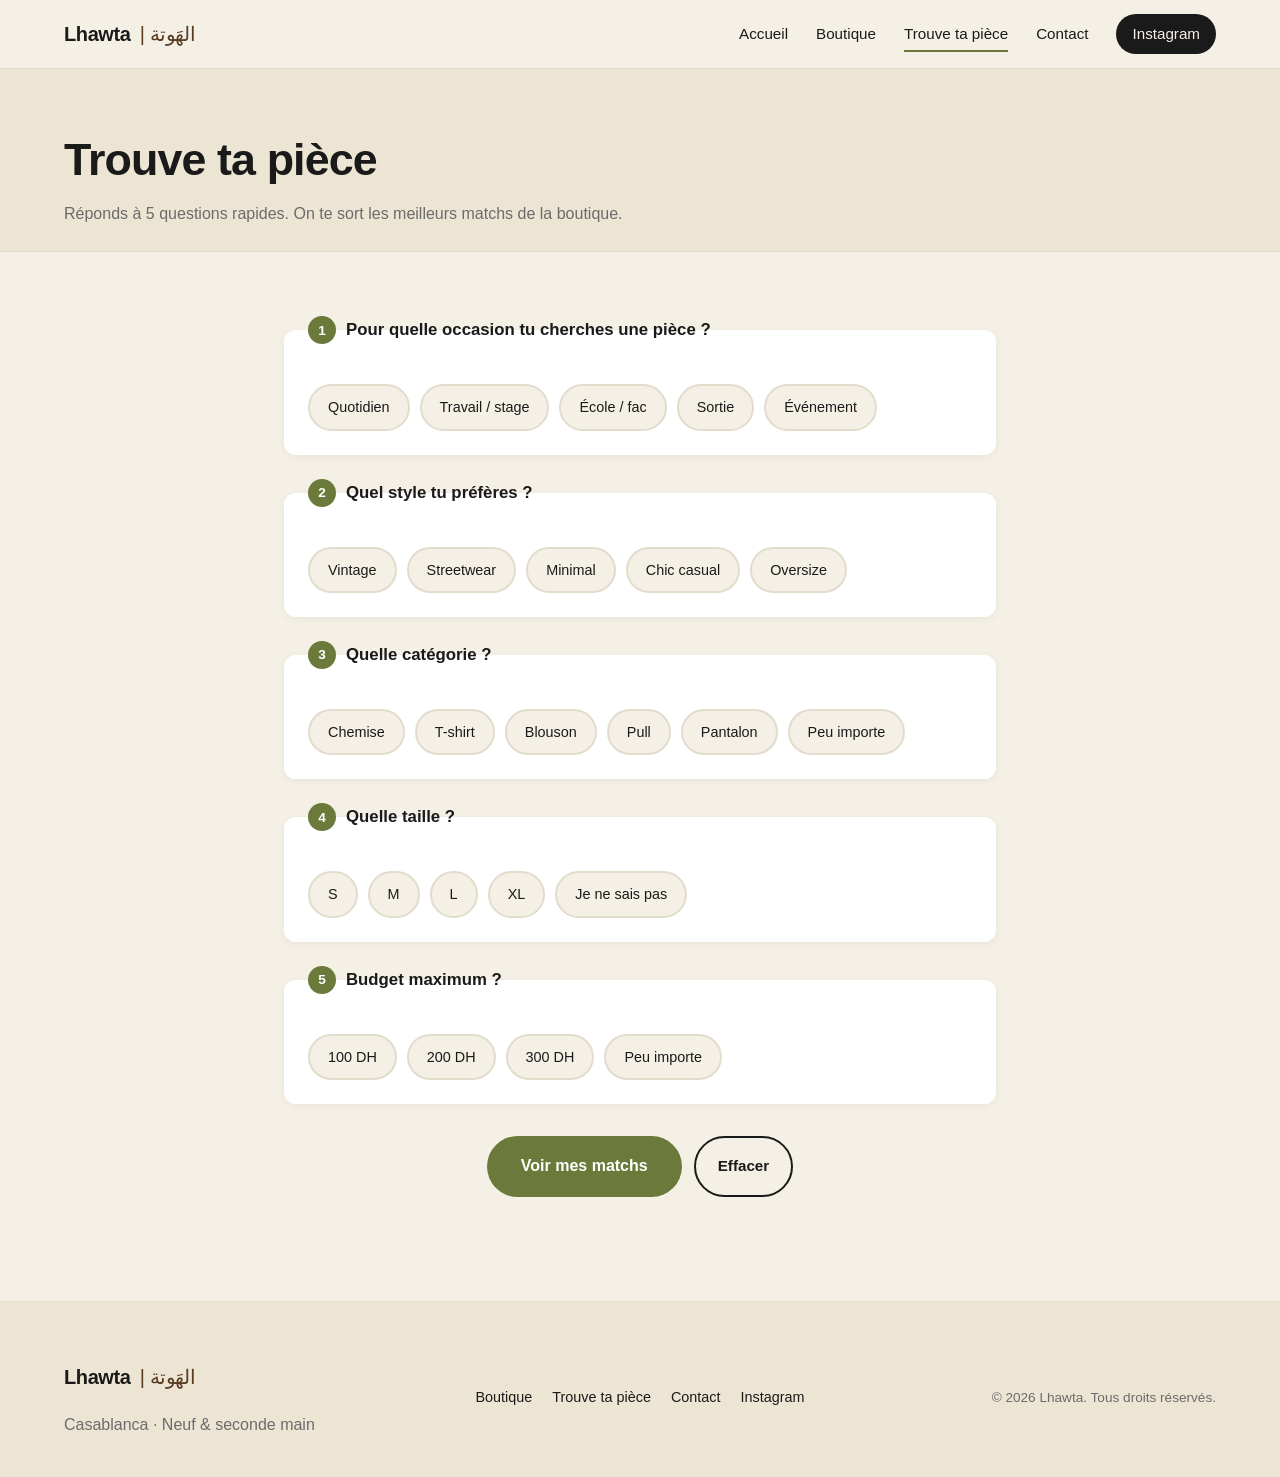
<file: lhawta-site/trouve-ta-piece.html>
<!DOCTYPE html>
<html lang="fr">
<head>
  <meta charset="UTF-8" />
  <meta name="viewport" content="width=device-width, initial-scale=1.0" />
  <title>Trouve ta pièce — Lhawta | الهَوتة</title>
  <meta name="description" content="Réponds au quiz Lhawta et trouve la pièce qui te correspond. Sélection personnalisée à Casablanca." />
  <link rel="stylesheet" href="css/style.css" />
</head>
<body>

  <!-- ===== HEADER ===== -->
  <header class="site-header">
    <div class="container header-inner">
      <a href="index.html" class="logo">
        Lhawta <span class="logo-ar">| الهَوتة</span>
      </a>
      <nav class="main-nav" aria-label="Navigation principale">
        <a href="index.html">Accueil</a>
        <a href="boutique.html">Boutique</a>
        <a href="trouve-ta-piece.html" class="active">Trouve ta pièce</a>
        <a href="contact.html">Contact</a>
        <a href="https://www.instagram.com/lhawta.casablanca/" target="_blank" rel="noopener" class="nav-ig">Instagram</a>
      </nav>
      <button class="burger" aria-label="Menu" onclick="document.querySelector('.main-nav').classList.toggle('open')">☰</button>
    </div>
  </header>

  <!-- ===== PAGE HEADER ===== -->
  <section class="page-header">
    <div class="container">
      <h1>Trouve ta pièce</h1>
      <p>Réponds à 5 questions rapides. On te sort les meilleurs matchs de la boutique.</p>
    </div>
  </section>

  <!-- ===== QUIZ ===== -->
  <section class="section">
    <div class="container quiz-container">

      <form id="quiz-form" class="quiz-form">

        <!-- Question 1 : occasion -->
        <fieldset class="quiz-question">
          <legend><span class="q-num">1</span> Pour quelle occasion tu cherches une pièce ?</legend>
          <div class="quiz-options">
            <label><input type="radio" name="occasion" value="quotidien" required /> <span>Quotidien</span></label>
            <label><input type="radio" name="occasion" value="travail" /> <span>Travail / stage</span></label>
            <label><input type="radio" name="occasion" value="école" /> <span>École / fac</span></label>
            <label><input type="radio" name="occasion" value="sortie" /> <span>Sortie</span></label>
            <label><input type="radio" name="occasion" value="événement" /> <span>Événement</span></label>
          </div>
        </fieldset>

        <!-- Question 2 : style -->
        <fieldset class="quiz-question">
          <legend><span class="q-num">2</span> Quel style tu préfères ?</legend>
          <div class="quiz-options">
            <label><input type="radio" name="style" value="vintage" required /> <span>Vintage</span></label>
            <label><input type="radio" name="style" value="streetwear" /> <span>Streetwear</span></label>
            <label><input type="radio" name="style" value="minimal" /> <span>Minimal</span></label>
            <label><input type="radio" name="style" value="chic casual" /> <span>Chic casual</span></label>
            <label><input type="radio" name="style" value="oversize" /> <span>Oversize</span></label>
          </div>
        </fieldset>

        <!-- Question 3 : catégorie -->
        <fieldset class="quiz-question">
          <legend><span class="q-num">3</span> Quelle catégorie ?</legend>
          <div class="quiz-options">
            <label><input type="radio" name="category" value="chemise" required /> <span>Chemise</span></label>
            <label><input type="radio" name="category" value="t-shirt" /> <span>T-shirt</span></label>
            <label><input type="radio" name="category" value="blouson" /> <span>Blouson</span></label>
            <label><input type="radio" name="category" value="pull" /> <span>Pull</span></label>
            <label><input type="radio" name="category" value="pantalon" /> <span>Pantalon</span></label>
            <label><input type="radio" name="category" value="any" /> <span>Peu importe</span></label>
          </div>
        </fieldset>

        <!-- Question 4 : taille -->
        <fieldset class="quiz-question">
          <legend><span class="q-num">4</span> Quelle taille ?</legend>
          <div class="quiz-options">
            <label><input type="radio" name="size" value="S" required /> <span>S</span></label>
            <label><input type="radio" name="size" value="M" /> <span>M</span></label>
            <label><input type="radio" name="size" value="L" /> <span>L</span></label>
            <label><input type="radio" name="size" value="XL" /> <span>XL</span></label>
            <label><input type="radio" name="size" value="any" /> <span>Je ne sais pas</span></label>
          </div>
        </fieldset>

        <!-- Question 5 : budget -->
        <fieldset class="quiz-question">
          <legend><span class="q-num">5</span> Budget maximum ?</legend>
          <div class="quiz-options">
            <label><input type="radio" name="budget" value="100" required /> <span>100 DH</span></label>
            <label><input type="radio" name="budget" value="200" /> <span>200 DH</span></label>
            <label><input type="radio" name="budget" value="300" /> <span>300 DH</span></label>
            <label><input type="radio" name="budget" value="any" /> <span>Peu importe</span></label>
          </div>
        </fieldset>

        <div class="quiz-actions">
          <button type="submit" class="btn btn-primary btn-large">Voir mes matchs</button>
          <button type="reset" class="btn btn-outline">Effacer</button>
        </div>

      </form>

      <!-- Résultats -->
      <div id="quiz-results" class="quiz-results" hidden>
        <h2 class="section-title">Tes meilleurs matchs</h2>
        <p id="quiz-summary" class="section-subtitle"></p>
        <div id="results-grid" class="product-grid"></div>
        <p id="no-match" class="no-results" hidden>
          Aucune pièce ne match parfaitement. Essaie avec un budget plus large ou une catégorie différente.
        </p>
      </div>

    </div>
  </section>

  <!-- ===== FOOTER ===== -->
  <footer class="site-footer">
    <div class="container footer-inner">
      <div>
        <p class="logo">Lhawta <span class="logo-ar">| الهَوتة</span></p>
        <p class="muted">Casablanca · Neuf & seconde main</p>
      </div>
      <div class="footer-links">
        <a href="boutique.html">Boutique</a>
        <a href="trouve-ta-piece.html">Trouve ta pièce</a>
        <a href="contact.html">Contact</a>
        <a href="https://www.instagram.com/lhawta.casablanca/" target="_blank" rel="noopener">Instagram</a>
      </div>
      <p class="muted small">© 2026 Lhawta. Tous droits réservés.</p>
    </div>
  </footer>

  <script src="js/products.js"></script>
  <script src="js/quiz.js"></script>
</body>
</html>
</file>
<file: css/style.css>
/* =========================================================
   Lhawta | الهَوتة — Stylesheet
   Style : streetwear propre + vintage minimal
   ========================================================= */

/* ---------- Variables ---------- */
:root {
  /* ===== Palette Lhawta v2 — jaune néon + noir ===== */
  --color-bg:          #FAF6E8;    /* fond crème pour pages shopping */
  --color-bg-dark:     #000000;    /* fond noir pour pages dark */
  --color-bg-alt:      #F2EDDD;    /* crème un peu plus marqué */
  --color-bg-section:  #1A1A1A;    /* sections noires alternées */
  --color-card:        #FFFFFF;    /* carte sur fond clair */
  --color-card-dark:   #1A1A1A;    /* carte sur fond noir */
  --color-text:        #1A1A1A;    /* texte sur fond clair */
  --color-text-light:  #FFFFFF;    /* texte sur fond noir */
  --color-muted:       #888888;    /* texte secondaire */
  --color-muted-dark:  #AAAAAA;    /* texte secondaire sur noir */

  /* ===== Accents jaunes ===== */
  --color-accent:      #F5E13A;    /* jaune néon principal */
  --color-accent-dark: #E8C530;    /* jaune doré secondaire */
  --color-accent-glow: rgba(245, 225, 58, 0.5); /* halo glow */

  /* ===== Couleurs fonctionnelles ===== */
  --color-border:      #E2DCCD;    /* bordure sur clair */
  --color-border-dark: #333333;    /* bordure sur noir */
  --color-danger:      #B94343;
  --color-success:     #6BAA45;

  /* ===== Rayons ===== */
  --radius-sm: 6px;
  --radius-md: 12px;
  --radius-lg: 20px;

  /* ===== Ombres ===== */
  --shadow-sm: 0 2px 8px rgba(0, 0, 0, 0.06);
  --shadow-md: 0 8px 24px rgba(0, 0, 0, 0.12);
  --shadow-glow: 0 0 20px var(--color-accent-glow);

  /* ===== Typographie ===== */
  --font-sans:    "Inter", "Helvetica Neue", Arial, sans-serif;
  --font-display: "Anton", "Helvetica Neue", sans-serif;

  --container-max: 1200px;
}

/* ---------- Reset ---------- */
*, *::before, *::after { box-sizing: border-box; }
html, body { margin: 0; padding: 0; }
img { max-width: 100%; display: block; }
a { color: inherit; text-decoration: none; }
button { font: inherit; cursor: pointer; border: none; background: none; }

body {
  font-family: var(--font-sans);
  background: var(--color-bg);
  color: var(--color-text);
  line-height: 1.55;
  -webkit-font-smoothing: antialiased;
}

/* ---------- Layout helpers ---------- */
.container {
  max-width: var(--container-max);
  margin: 0 auto;
  padding: 0 24px;
}
.section { padding: 64px 0; }
.section-alt { background: var(--color-bg-alt); }
.section-title {
  font-size: clamp(1.6rem, 3vw, 2.2rem);
  margin: 0 0 8px;
  letter-spacing: -.02em;
}
.section-subtitle {
  color: var(--color-muted);
  margin: 0 0 32px;
}
.center-cta { text-align: center; margin-top: 32px; }
.muted { color: var(--color-muted); }
.small { font-size: .85rem; }

/* ---------- Header ---------- */
.site-header {
  position: sticky;
  top: 0;
  z-index: 100;
  background: rgba(245, 240, 230, .92);
  backdrop-filter: blur(8px);
  -webkit-backdrop-filter: blur(8px);
  border-bottom: 1px solid var(--color-border);
}
.header-inner {
  display: flex;
  align-items: center;
  justify-content: space-between;
  height: 68px;
}
.logo {
  font-weight: 800;
  font-size: 1.25rem;
  letter-spacing: -.02em;
}
.logo-ar {
  font-weight: 500;
  color: var(--color-brown);
  margin-left: 4px;
}
.main-nav {
  display: flex;
  align-items: center;
  gap: 28px;
}
.main-nav a {
  font-size: .95rem;
  font-weight: 500;
  color: var(--color-text);
  position: relative;
  transition: color .2s;
}
.main-nav a:hover { color: var(--color-accent); }
.main-nav a.active::after {
  content: "";
  position: absolute;
  bottom: -6px; left: 0; right: 0;
  height: 2px;
  background: var(--color-accent);
}
.nav-ig {
  background: var(--color-text);
  color: var(--color-bg) !important;
  padding: 8px 16px;
  border-radius: 999px;
  font-weight: 600;
}
.nav-ig:hover { background: var(--color-accent-dark); }
.burger {
  display: none;
  font-size: 1.5rem;
  color: var(--color-text);
}

/* ---------- Hero ---------- */
.hero {
  background:
    linear-gradient(135deg, rgba(107,122,58,.08), rgba(91,58,34,.06)),
    var(--color-bg);
  padding: 96px 0 80px;
  text-align: center;
  border-bottom: 1px solid var(--color-border);
}
.hero-title {
  font-size: clamp(2.2rem, 6vw, 4.2rem);
  font-weight: 800;
  letter-spacing: -.03em;
  margin: 0 0 16px;
  line-height: 1.05;
}
.hero-subtitle {
  font-size: clamp(1rem, 1.5vw, 1.25rem);
  color: var(--color-muted);
  max-width: 600px;
  margin: 0 auto 36px;
}
.hero-cta {
  display: flex;
  gap: 14px;
  justify-content: center;
  flex-wrap: wrap;
}

/* ---------- Page header ---------- */
.page-header {
  padding: 56px 0 24px;
  background: var(--color-bg-alt);
  border-bottom: 1px solid var(--color-border);
}
.page-header h1 {
  font-size: clamp(1.8rem, 4vw, 2.8rem);
  margin: 0 0 8px;
  letter-spacing: -.02em;
}
.page-header p { color: var(--color-muted); margin: 0; }

/* ---------- Buttons ---------- */
.btn {
  display: inline-block;
  padding: 12px 22px;
  border-radius: 999px;
  font-weight: 600;
  font-size: .95rem;
  transition: transform .15s ease, background .2s ease, color .2s ease;
  text-align: center;
  border: 2px solid transparent;
  cursor: pointer;
}
.btn:hover { transform: translateY(-1px); }
.btn-primary {
  background: var(--color-accent);
  color: #fff;
}
.btn-primary:hover { background: var(--color-accent-dark); }
.btn-dark {
  background: var(--color-text);
  color: var(--color-bg);
}
.btn-dark:hover { background: #000; }
.btn-outline {
  background: transparent;
  color: var(--color-text);
  border: 2px solid var(--color-text);
}
.btn-outline:hover { background: var(--color-text); color: var(--color-bg); }
.btn-large { padding: 16px 32px; font-size: 1rem; }
.btn-block { display: block; width: 100%; }

/* ---------- Features grid ---------- */
.features-grid {
  display: grid;
  grid-template-columns: repeat(auto-fit, minmax(220px, 1fr));
  gap: 20px;
}
.feature-card {
  background: var(--color-card);
  padding: 28px 22px;
  border-radius: var(--radius-md);
  box-shadow: var(--shadow-sm);
  text-align: left;
}
.feature-icon {
  width: 44px; height: 44px;
  border-radius: 50%;
  background: var(--color-accent);
  color: #fff;
  display: flex; align-items: center; justify-content: center;
  font-weight: 700;
  margin-bottom: 16px;
  font-size: .9rem;
}
.feature-card h3 {
  margin: 0 0 8px;
  font-size: 1.05rem;
}
.feature-card p {
  margin: 0;
  color: var(--color-muted);
  font-size: .92rem;
}

/* ---------- CTA Instagram ---------- */
.cta-ig {
  background: var(--color-text);
  color: var(--color-bg);
  padding: 64px 0;
  text-align: center;
}
.cta-ig h2 {
  font-size: clamp(1.6rem, 3vw, 2.2rem);
  margin: 0 0 12px;
}
.cta-ig p {
  color: rgba(245, 240, 230, .8);
  margin: 0 0 28px;
}

/* ---------- Product grid ---------- */
.product-grid {
  display: grid;
  grid-template-columns: repeat(auto-fill, minmax(240px, 1fr));
  gap: 24px;
}
.product-card {
  background: var(--color-card);
  border-radius: var(--radius-md);
  overflow: hidden;
  box-shadow: var(--shadow-sm);
  display: flex;
  flex-direction: column;
  transition: transform .2s ease, box-shadow .2s ease;
}
.product-card:hover {
  transform: translateY(-4px);
  box-shadow: var(--shadow-md);
}
.product-card.sold {
  opacity: .55;
  filter: grayscale(20%);
}
.product-image {
  position: relative;
  aspect-ratio: 4 / 5;
  overflow: hidden;
  background: var(--color-bg-alt);
}
.product-image img {
  width: 100%;
  height: 100%;
  object-fit: cover;
  transition: transform .4s ease;
}
.product-card:hover .product-image img {
  transform: scale(1.04);
}
.badge {
  position: absolute;
  top: 12px;
  left: 12px;
  padding: 4px 10px;
  border-radius: 999px;
  font-size: .72rem;
  font-weight: 700;
  text-transform: uppercase;
  letter-spacing: .04em;
}
.badge-ok {
  background: var(--color-accent);
  color: #fff;
}
.badge-sold {
  background: var(--color-danger);
  color: #fff;
}
.badge-match {
  position: absolute;
  top: 12px;
  right: 12px;
  background: var(--color-text);
  color: var(--color-bg);
  padding: 6px 12px;
  border-radius: 999px;
  font-size: .8rem;
  font-weight: 700;
}
.product-body {
  padding: 16px;
  display: flex;
  flex-direction: column;
  gap: 6px;
  flex-grow: 1;
}
.product-name {
  font-size: 1rem;
  margin: 0;
  font-weight: 700;
}
.product-meta {
  font-size: .82rem;
  color: var(--color-muted);
  margin: 0;
  text-transform: capitalize;
}
.product-condition {
  font-size: .78rem;
  color: var(--color-brown);
  margin: 0;
}
.product-price {
  font-size: 1.15rem;
  font-weight: 800;
  margin: 4px 0 12px;
  color: var(--color-text);
}
.product-reason {
  font-size: .82rem;
  color: var(--color-muted);
  font-style: italic;
  margin: 0 0 12px;
}
.product-body .btn { margin-top: auto; }

/* ---------- Shop layout ---------- */
.shop-layout {
  display: grid;
  grid-template-columns: 260px 1fr;
  gap: 36px;
  align-items: start;
}
.filters {
  background: var(--color-card);
  padding: 22px;
  border-radius: var(--radius-md);
  box-shadow: var(--shadow-sm);
  position: sticky;
  top: 90px;
}
.filters-title {
  font-size: 1.1rem;
  margin: 0 0 16px;
}
.filter-group {
  margin-bottom: 18px;
}
.filter-group label {
  display: block;
  font-size: .85rem;
  font-weight: 600;
  margin-bottom: 6px;
  color: var(--color-text);
}
.filter-group select,
.filter-group input[type="range"] {
  width: 100%;
  padding: 8px 10px;
  border: 1px solid var(--color-border);
  border-radius: var(--radius-sm);
  background: var(--color-bg);
  font: inherit;
}
.results-count {
  color: var(--color-muted);
  margin: 0 0 18px;
  font-size: .9rem;
}
.no-results {
  text-align: center;
  padding: 40px 20px;
  color: var(--color-muted);
  background: var(--color-card);
  border-radius: var(--radius-md);
  border: 1px dashed var(--color-border);
}

/* ---------- Quiz ---------- */
.quiz-container { max-width: 760px; margin: 0 auto; }
.quiz-form { display: flex; flex-direction: column; gap: 24px; }
.quiz-question {
  background: var(--color-card);
  padding: 24px;
  border-radius: var(--radius-md);
  border: none;
  box-shadow: var(--shadow-sm);
  margin: 0;
}
.quiz-question legend {
  font-weight: 700;
  font-size: 1.05rem;
  padding: 0;
  margin-bottom: 16px;
  display: flex;
  align-items: center;
  gap: 10px;
}
.q-num {
  display: inline-flex;
  width: 28px; height: 28px;
  background: var(--color-accent);
  color: #fff;
  border-radius: 50%;
  align-items: center;
  justify-content: center;
  font-size: .85rem;
  font-weight: 700;
}
.quiz-options {
  display: flex;
  flex-wrap: wrap;
  gap: 10px;
}
.quiz-options label {
  position: relative;
  cursor: pointer;
}
.quiz-options input[type="radio"] {
  position: absolute;
  opacity: 0;
  pointer-events: none;
}
.quiz-options label span {
  display: inline-block;
  padding: 10px 18px;
  border: 2px solid var(--color-border);
  border-radius: 999px;
  background: var(--color-bg);
  font-size: .9rem;
  font-weight: 500;
  transition: all .15s ease;
}
.quiz-options label:hover span {
  border-color: var(--color-accent);
}
.quiz-options input[type="radio"]:checked + span {
  background: var(--color-text);
  color: var(--color-bg);
  border-color: var(--color-text);
}
.quiz-actions {
  display: flex;
  gap: 12px;
  justify-content: center;
  flex-wrap: wrap;
  margin-top: 8px;
}
.quiz-results {
  margin-top: 56px;
  padding-top: 40px;
  border-top: 1px solid var(--color-border);
}

/* ---------- Contact ---------- */
.contact-layout {
  display: grid;
  grid-template-columns: 1fr 1.3fr;
  gap: 40px;
  align-items: start;
}
.contact-channels {
  display: flex;
  flex-direction: column;
  gap: 16px;
}
.contact-card {
  display: flex;
  gap: 16px;
  align-items: flex-start;
  background: var(--color-card);
  padding: 20px;
  border-radius: var(--radius-md);
  box-shadow: var(--shadow-sm);
  transition: transform .15s ease;
}
.contact-card:not(.static):hover { transform: translateY(-2px); }
.contact-icon {
  width: 48px; height: 48px;
  background: var(--color-text);
  color: var(--color-bg);
  border-radius: 50%;
  display: flex; align-items: center; justify-content: center;
  font-weight: 700;
  font-size: .9rem;
  flex-shrink: 0;
}
.contact-card h3 { margin: 0 0 4px; font-size: 1.05rem; }
.contact-card p { margin: 0; }
.contact-form-wrapper {
  background: var(--color-card);
  padding: 28px;
  border-radius: var(--radius-md);
  box-shadow: var(--shadow-sm);
}
.contact-form-wrapper h2 { margin: 0 0 6px; }
.contact-form { margin-top: 18px; display: flex; flex-direction: column; gap: 14px; }
.form-row label {
  display: block;
  font-size: .85rem;
  font-weight: 600;
  margin-bottom: 6px;
}
.form-row input,
.form-row textarea {
  width: 100%;
  padding: 10px 12px;
  border: 1px solid var(--color-border);
  border-radius: var(--radius-sm);
  font: inherit;
  background: var(--color-bg);
  resize: vertical;
}
.form-row input:focus,
.form-row textarea:focus {
  outline: none;
  border-color: var(--color-accent);
}
.prepared-message {
  margin-top: 22px;
  padding-top: 22px;
  border-top: 1px dashed var(--color-border);
}
.prepared-message pre {
  background: var(--color-bg);
  padding: 14px;
  border-radius: var(--radius-sm);
  white-space: pre-wrap;
  font-family: var(--font-sans);
  font-size: .9rem;
  margin: 12px 0;
}

/* ---------- Footer ---------- */
.site-footer {
  background: var(--color-bg-alt);
  border-top: 1px solid var(--color-border);
  padding: 40px 0 24px;
  margin-top: 40px;
}
.footer-inner {
  display: grid;
  grid-template-columns: 1fr auto 1fr;
  gap: 24px;
  align-items: center;
}
.footer-links {
  display: flex;
  gap: 20px;
  flex-wrap: wrap;
  justify-content: center;
}
.footer-links a {
  font-size: .9rem;
  font-weight: 500;
}
.footer-links a:hover { color: var(--color-accent); }
.footer-inner > p.small { text-align: right; margin: 0; }

/* ---------- Responsive ---------- */
@media (max-width: 900px) {
  .shop-layout { grid-template-columns: 1fr; }
  .filters { position: static; }
  .contact-layout { grid-template-columns: 1fr; }
  .footer-inner { grid-template-columns: 1fr; text-align: center; }
  .footer-inner > p.small { text-align: center; }
}

@media (max-width: 720px) {
  .burger { display: block; }
  .main-nav {
    position: absolute;
    top: 68px; left: 0; right: 0;
    background: var(--color-bg);
    flex-direction: column;
    align-items: flex-start;
    padding: 16px 24px;
    gap: 12px;
    border-bottom: 1px solid var(--color-border);
    display: none;
  }
  .main-nav.open { display: flex; }
  .main-nav a { width: 100%; padding: 8px 0; }
  .nav-ig { text-align: center; }
  .section { padding: 48px 0; }
  .hero { padding: 64px 0 56px; }
  .product-grid {
    grid-template-columns: repeat(auto-fill, minmax(160px, 1fr));
    gap: 14px;
  }
  .product-body { padding: 12px; }
  .product-name { font-size: .9rem; }
  .product-price { font-size: 1rem; }
}

/* =========================================================
   CART — Ajouts pour le panier
   ========================================================= */

.cart-btn {
  display: inline-flex;
  align-items: center;
  gap: 6px;
  padding: 8px 14px;
  border-radius: 999px;
  background: var(--color-bg-alt);
  font-weight: 600;
  font-size: .95rem;
  transition: background .2s;
  margin-left: 12px;
}
.cart-btn:hover { background: var(--color-border); }
.cart-count {
  display: inline-flex;
  align-items: center;
  justify-content: center;
  min-width: 22px;
  height: 22px;
  padding: 0 6px;
  background: var(--color-accent);
  color: #fff;
  border-radius: 999px;
  font-size: .75rem;
  font-weight: 700;
  display: none;
}

.lhw-toast {
  position: fixed;
  bottom: 24px;
  left: 50%;
  transform: translateX(-50%) translateY(20px);
  background: var(--color-text);
  color: var(--color-bg);
  padding: 12px 22px;
  border-radius: 999px;
  font-size: .9rem;
  font-weight: 500;
  box-shadow: var(--shadow-md);
  opacity: 0;
  pointer-events: none;
  transition: opacity .25s ease, transform .25s ease;
  z-index: 1000;
  max-width: 90vw;
  text-align: center;
}
.lhw-toast.show {
  opacity: 1;
  transform: translateX(-50%) translateY(0);
}

.empty-cart {
  text-align: center;
  padding: 60px 20px;
  background: var(--color-card);
  border-radius: var(--radius-md);
  box-shadow: var(--shadow-sm);
}
.empty-cart-icon { font-size: 4rem; margin-bottom: 16px; }
.empty-cart h2 { margin: 0 0 10px; }
.empty-cart p { margin: 0 0 28px; }

.cart-layout {
  display: grid;
  grid-template-columns: 1fr 360px;
  gap: 32px;
  align-items: start;
}
.cart-items { display: flex; flex-direction: column; gap: 14px; }
.cart-item {
  display: grid;
  grid-template-columns: 90px 1fr auto;
  gap: 16px;
  align-items: center;
  background: var(--color-card);
  padding: 14px;
  border-radius: var(--radius-md);
  box-shadow: var(--shadow-sm);
}
.cart-item img {
  width: 90px;
  height: 110px;
  object-fit: cover;
  border-radius: var(--radius-sm);
}
.cart-item-info h3 { margin: 0 0 4px; font-size: 1rem; }
.cart-item-info p { margin: 0; }
.cart-item-price {
  font-weight: 800;
  margin-top: 6px !important;
  color: var(--color-text);
}
.cart-remove {
  width: 36px;
  height: 36px;
  border-radius: 50%;
  background: var(--color-bg-alt);
  color: var(--color-text);
  font-size: 1rem;
  font-weight: 700;
  border: none;
  cursor: pointer;
  transition: background .2s, color .2s;
}
.cart-remove:hover { background: var(--color-danger); color: #fff; }

.cart-summary {
  background: var(--color-card);
  padding: 24px;
  border-radius: var(--radius-md);
  box-shadow: var(--shadow-sm);
  position: sticky;
  top: 90px;
  display: flex;
  flex-direction: column;
  gap: 12px;
}
.cart-summary h2 { margin: 0 0 8px; font-size: 1.2rem; }
.summary-row {
  display: flex;
  justify-content: space-between;
  padding: 6px 0;
  font-size: .95rem;
}
.summary-total {
  border-top: 1px solid var(--color-border);
  padding-top: 14px;
  margin-top: 6px;
  font-size: 1.2rem;
  font-weight: 800;
}
.message-preview {
  margin-top: 12px;
  padding-top: 12px;
  border-top: 1px dashed var(--color-border);
}
.message-preview summary {
  cursor: pointer;
  font-size: .85rem;
  color: var(--color-muted);
  font-weight: 500;
}
.message-preview pre {
  background: var(--color-bg);
  padding: 12px;
  border-radius: var(--radius-sm);
  white-space: pre-wrap;
  font-family: var(--font-sans);
  font-size: .82rem;
  margin: 10px 0 0;
  color: var(--color-text);
}

.btn-add-cart {
  background: var(--color-accent);
  color: #fff;
  display: block;
  width: 100%;
  padding: 12px 18px;
  border-radius: 999px;
  font-weight: 600;
  font-size: .9rem;
  transition: background .2s, transform .15s;
  margin-top: 6px;
  border: none;
  cursor: pointer;
}
.btn-add-cart:hover {
  background: var(--color-accent-dark);
  transform: translateY(-1px);
}
.product-actions {
  margin-top: auto;
  display: flex;
  flex-direction: column;
  gap: 6px;
}

@media (max-width: 900px) {
  .cart-layout { grid-template-columns: 1fr; }
  .cart-summary { position: static; }
}
@media (max-width: 720px) {
  .cart-item {
    grid-template-columns: 70px 1fr auto;
    gap: 12px;
    padding: 10px;
  }
  .cart-item img { width: 70px; height: 88px; }
  .cart-item-info h3 { font-size: .9rem; }
}

/* =========================================================
   ORDER MODAL — Confirmation panier → Instagram
   ========================================================= */

.lhw-modal {
  position: fixed;
  inset: 0;
  z-index: 2000;
  display: flex;
  align-items: center;
  justify-content: center;
  padding: 20px;
  animation: lhw-modal-in .2s ease-out;
}
@keyframes lhw-modal-in {
  from { opacity: 0; }
  to   { opacity: 1; }
}
.lhw-modal-backdrop {
  position: absolute;
  inset: 0;
  background: rgba(0, 0, 0, .55);
  backdrop-filter: blur(2px);
}
.lhw-modal-box {
  position: relative;
  background: var(--color-card);
  border-radius: var(--radius-md);
  box-shadow: var(--shadow-md);
  padding: 28px;
  max-width: 480px;
  width: 100%;
  max-height: 90vh;
  overflow-y: auto;
  animation: lhw-modal-pop .25s ease-out;
}
@keyframes lhw-modal-pop {
  from { transform: scale(.92); opacity: 0; }
  to   { transform: scale(1); opacity: 1; }
}
.lhw-modal-close {
  position: absolute;
  top: 12px;
  right: 12px;
  width: 36px;
  height: 36px;
  border-radius: 50%;
  background: var(--color-bg-alt);
  border: none;
  font-size: 1rem;
  font-weight: 700;
  cursor: pointer;
  transition: background .2s;
}
.lhw-modal-close:hover { background: var(--color-border); }
.lhw-modal-box h2 {
  margin: 0 0 16px;
  font-size: 1.3rem;
}
.lhw-modal-steps {
  margin: 0 0 18px;
  padding-left: 22px;
  font-size: .95rem;
  line-height: 1.7;
  color: var(--color-text);
}
.lhw-modal-steps li { margin-bottom: 4px; }
.lhw-modal-message {
  background: var(--color-bg);
  border: 1px solid var(--color-border);
  border-radius: var(--radius-sm);
  padding: 14px;
  font-family: var(--font-sans);
  font-size: .85rem;
  line-height: 1.5;
  white-space: pre-wrap;
  margin: 0 0 18px;
  max-height: 220px;
  overflow-y: auto;
  color: var(--color-text);
  user-select: text;
}
.lhw-modal-actions {
  display: flex;
  flex-direction: column;
  gap: 10px;
  margin-bottom: 14px;
}
.lhw-modal-hint {
  margin: 0;
  text-align: center;
  line-height: 1.5;
}

@media (max-width: 480px) {
  .lhw-modal-box { padding: 22px 18px; }
  .lhw-modal-box h2 { font-size: 1.15rem; }
  .lhw-modal-message { font-size: .8rem; max-height: 180px; }
}

/* =========================================================
   TRUST BANNER — Bannière de réassurance avant footer
   ========================================================= */

.trust-banner {
  background: var(--color-text);
  color: var(--color-bg);
  padding: 28px 0;
  border-top: 3px solid var(--color-accent);
}
.trust-banner-inner {
  display: grid;
  grid-template-columns: repeat(3, 1fr);
  gap: 24px;
  align-items: center;
}
.trust-item {
  display: flex;
  align-items: center;
  gap: 14px;
  color: var(--color-bg);
  padding: 8px;
  border-radius: var(--radius-sm);
  transition: background .2s;
}
.trust-item:hover {
  background: rgba(255, 255, 255, .06);
}
.trust-icon {
  width: 48px;
  height: 48px;
  flex-shrink: 0;
  background: var(--color-accent);
  border-radius: 50%;
  display: flex;
  align-items: center;
  justify-content: center;
  font-size: 1.4rem;
}
.trust-text {
  display: flex;
  flex-direction: column;
  gap: 2px;
  line-height: 1.3;
}
.trust-text strong {
  font-size: .95rem;
  font-weight: 700;
}
.trust-text span {
  font-size: .82rem;
  color: rgba(245, 240, 230, .75);
}

/* Responsive : empile en colonne sur mobile/tablette */
@media (max-width: 900px) {
  .trust-banner-inner {
    grid-template-columns: 1fr;
    gap: 14px;
  }
  .trust-item {
    padding: 10px;
  }
}

/* =========================================================
   PAGE LIVRAISON & PAIEMENT
   ========================================================= */

.policy-layout {
  max-width: 800px;
  margin: 0 auto;
  display: flex;
  flex-direction: column;
  gap: 24px;
}
.policy-card {
  background: var(--color-card);
  padding: 28px;
  border-radius: var(--radius-md);
  box-shadow: var(--shadow-sm);
  border-left: 4px solid var(--color-accent);
}
.policy-card h2 {
  margin: 0 0 12px;
  font-size: 1.3rem;
  display: flex;
  align-items: center;
  gap: 12px;
}
.policy-icon-inline {
  width: 36px;
  height: 36px;
  background: var(--color-accent);
  color: #fff;
  border-radius: 50%;
  display: inline-flex;
  align-items: center;
  justify-content: center;
  font-size: 1.1rem;
  flex-shrink: 0;
}
.policy-card p {
  margin: 0 0 10px;
  line-height: 1.65;
}
.policy-card ul {
  margin: 10px 0;
  padding-left: 22px;
}
.policy-card li {
  margin-bottom: 6px;
  line-height: 1.6;
}
.policy-highlight {
  background: var(--color-bg-alt);
  padding: 14px 18px;
  border-radius: var(--radius-sm);
  margin: 14px 0;
  font-weight: 500;
}

/* =========================================================
   ORDER ZONE BUTTONS + FREE SHIPPING PROGRESS
   ========================================================= */

.btn-order-zone {
  display: flex;
  align-items: center;
  gap: 14px;
  width: 100%;
  padding: 16px 18px;
  border-radius: var(--radius-md);
  border: none;
  cursor: pointer;
  text-align: left;
  font-family: inherit;
  margin-bottom: 10px;
  transition: transform .15s, box-shadow .2s, background .2s;
  color: inherit;
}
.btn-order-zone:hover {
  transform: translateY(-2px);
  box-shadow: var(--shadow-md);
}
.btn-order-zone:active { transform: translateY(0); }

.btn-order-casa {
  background: var(--color-accent);
  color: #fff;
}
.btn-order-casa:hover { background: var(--color-accent-dark); }

.btn-order-hors {
  background: var(--color-text);
  color: var(--color-bg);
}
.btn-order-hors:hover { background: #000; }

.order-zone-icon {
  font-size: 1.8rem;
  flex-shrink: 0;
  width: 44px;
  height: 44px;
  background: rgba(255, 255, 255, 0.18);
  border-radius: 50%;
  display: flex;
  align-items: center;
  justify-content: center;
}
.order-zone-content {
  display: flex;
  flex-direction: column;
  gap: 2px;
  flex: 1;
  min-width: 0;
}
.order-zone-content strong {
  font-size: 1rem;
  font-weight: 700;
  line-height: 1.2;
}
.order-zone-detail {
  font-size: .78rem;
  opacity: 0.9;
  line-height: 1.3;
}
.order-zone-total {
  font-size: .92rem;
  font-weight: 800;
  margin-top: 4px;
  padding-top: 6px;
  border-top: 1px solid rgba(255, 255, 255, 0.25);
}

.summary-subtotal {
  font-weight: 600;
  padding: 10px 0 !important;
  border-bottom: 1px solid var(--color-border);
}

.free-shipping-progress {
  background: var(--color-bg-alt);
  padding: 12px 14px;
  border-radius: var(--radius-sm);
  margin: 14px 0 10px;
  border: 1px solid var(--color-border);
  transition: all .3s ease;
}
.free-shipping-progress.fsp-achieved {
  background: linear-gradient(135deg, rgba(107, 122, 58, 0.12), rgba(245, 184, 0, 0.15));
  border-color: var(--color-accent);
}
.fsp-text {
  font-size: .85rem;
  text-align: center;
  margin-bottom: 8px;
  color: var(--color-text);
  line-height: 1.4;
}
.fsp-text strong { color: var(--color-accent-dark); }
.fsp-achieved .fsp-text strong { color: var(--color-accent); }
.fsp-bar {
  height: 8px;
  background: var(--color-border);
  border-radius: 999px;
  overflow: hidden;
}
.fsp-bar-fill {
  height: 100%;
  background: linear-gradient(90deg, var(--color-accent), #f5b800);
  border-radius: 999px;
  transition: width .4s ease;
  width: 0%;
}

@media (max-width: 720px) {
  .btn-order-zone { padding: 14px; gap: 12px; }
  .order-zone-icon { font-size: 1.5rem; width: 40px; height: 40px; }
  .order-zone-content strong { font-size: .95rem; }
  .order-zone-detail { font-size: .75rem; }
}

/* =========================================================
   PROMO BANNER (haut de boutique)
   ========================================================= */

.promo-banner {
  background: linear-gradient(90deg, var(--color-accent), var(--color-accent-dark));
  color: #fff;
  text-align: center;
  padding: 10px 16px;
  font-size: .9rem;
  font-weight: 500;
}
.promo-banner strong { font-weight: 800; }
@media (max-width: 720px) {
  .promo-banner { font-size: .82rem; padding: 8px 12px; }
}

/* =========================================================
   MODAL TOTALS — Récap chiffré dans la modal commande
   ========================================================= */

.lhw-modal-totals {
  background: var(--color-bg);
  border: 1px solid var(--color-border);
  border-radius: var(--radius-sm);
  padding: 12px 16px;
  margin: 0 0 16px;
}
.lhw-totals-row {
  display: flex;
  justify-content: space-between;
  align-items: center;
  font-size: .92rem;
  padding: 4px 0;
}
.lhw-totals-grand {
  border-top: 1px solid var(--color-border);
  padding-top: 10px;
  margin-top: 6px;
  font-size: 1.1rem;
  font-weight: 800;
  color: var(--color-accent-dark);
}

/* =========================================================
   REVIEWS — Section avis clients (style Berraka)
   ========================================================= */

.lhw-reviews-section {
  background: var(--color-bg);
  padding: 80px 0;
  border-top: 1px solid var(--color-border);
}
.lhw-reviews-badges {
  display: flex;
  justify-content: center;
  align-items: flex-end;
  gap: 24px;
  margin-bottom: 32px;
}
.lhw-badge {
  display: flex;
  flex-direction: column;
  align-items: center;
  gap: 8px;
}
.lhw-badge-icon {
  width: 80px;
  height: 80px;
  border-radius: 50%;
  background: linear-gradient(135deg, var(--color-accent), var(--color-accent-dark));
  display: flex;
  align-items: center;
  justify-content: center;
  font-size: 2rem;
  box-shadow: 0 6px 20px rgba(107, 122, 58, 0.3);
  border: 4px solid var(--color-bg);
  outline: 2px solid var(--color-accent);
}
.lhw-badge-center .lhw-badge-icon {
  width: 100px;
  height: 100px;
  font-size: 2.4rem;
  background: linear-gradient(135deg, #d4af37, #8b6914);
  outline-color: #d4af37;
  box-shadow: 0 8px 24px rgba(212, 175, 55, 0.4);
}
.lhw-badge-label {
  font-size: .7rem;
  font-weight: 700;
  text-align: center;
  color: var(--color-text);
  letter-spacing: .05em;
  line-height: 1.2;
}
.lhw-reviews-verified {
  text-align: center;
  color: var(--color-muted);
  font-size: .9rem;
  margin: 0 0 32px;
}
.lhw-verified-logo {
  display: inline-flex;
  align-items: center;
  gap: 6px;
  background: var(--color-card);
  padding: 6px 14px;
  border-radius: 6px;
  font-weight: 700;
  color: var(--color-accent);
  margin-left: 6px;
  border: 1px solid var(--color-border);
}
.lhw-reviews-header {
  text-align: center;
  max-width: 700px;
  margin: 0 auto 48px;
}
.lhw-reviews-title {
  font-size: clamp(1.4rem, 2.5vw, 1.8rem);
  margin: 0 0 16px;
  font-weight: 700;
  color: var(--color-text);
}
.lhw-reviews-bigrating {
  display: flex;
  flex-direction: column;
  align-items: center;
  gap: 8px;
}
.lhw-reviews-bigstars {
  color: #f5b800;
  font-size: 1.6rem;
  letter-spacing: 4px;
}
.lhw-reviews-summary {
  margin: 0;
  font-size: 1rem;
  color: var(--color-text);
  display: inline-flex;
  align-items: center;
  gap: 8px;
}
.lhw-reviews-summary strong {
  font-size: 1.15rem;
  font-weight: 800;
}
.lhw-verified-tick {
  display: inline-flex;
  align-items: center;
  justify-content: center;
  width: 22px;
  height: 22px;
  border-radius: 50%;
  background: var(--color-accent);
  color: #fff;
  font-size: .75rem;
  font-weight: 800;
}
.lhw-reviews-carousel {
  position: relative;
  max-width: 1200px;
  margin: 0 auto;
}
.lhw-reviews-track {
  display: flex;
  gap: 20px;
  overflow-x: auto;
  scroll-snap-type: x mandatory;
  scroll-behavior: smooth;
  padding: 10px 4px 24px;
  -webkit-overflow-scrolling: touch;
  scrollbar-width: thin;
}
.lhw-reviews-track::-webkit-scrollbar { height: 6px; }
.lhw-reviews-track::-webkit-scrollbar-thumb {
  background: var(--color-border);
  border-radius: 999px;
}
.lhw-reviews-nav {
  position: absolute;
  top: 50%;
  transform: translateY(-50%);
  width: 44px;
  height: 44px;
  border-radius: 50%;
  background: var(--color-card);
  color: var(--color-text);
  font-size: 1.6rem;
  font-weight: 700;
  display: flex;
  align-items: center;
  justify-content: center;
  box-shadow: var(--shadow-md);
  cursor: pointer;
  z-index: 2;
  border: none;
  transition: transform .15s, background .2s;
}
.lhw-reviews-nav:hover {
  background: var(--color-text);
  color: var(--color-bg);
  transform: translateY(-50%) scale(1.05);
}
.lhw-reviews-prev { left: -10px; }
.lhw-reviews-next { right: -10px; }
.lhw-review-card {
  flex: 0 0 320px;
  scroll-snap-align: start;
  background: var(--color-card);
  padding: 24px;
  border-radius: var(--radius-md);
  box-shadow: var(--shadow-sm);
  display: flex;
  flex-direction: column;
  gap: 12px;
  transition: transform .2s, box-shadow .2s;
  min-height: 240px;
}
.lhw-review-card:hover {
  transform: translateY(-3px);
  box-shadow: var(--shadow-md);
}
.lhw-review-stars {
  color: #f5b800;
  font-size: .95rem;
  letter-spacing: 2px;
}
.lhw-review-title {
  font-size: 1rem;
  font-weight: 800;
  margin: 0;
  line-height: 1.35;
  color: var(--color-text);
}
.lhw-review-text {
  margin: 0;
  font-size: .9rem;
  line-height: 1.6;
  color: var(--color-text);
  flex-grow: 1;
}
.lhw-review-footer {
  display: flex;
  align-items: center;
  gap: 10px;
  padding-top: 12px;
  border-top: 1px dashed var(--color-border);
  margin-top: auto;
}
.lhw-review-avatar {
  width: 36px;
  height: 36px;
  background: var(--color-accent);
  color: #fff;
  border-radius: 50%;
  display: flex;
  align-items: center;
  justify-content: center;
  font-weight: 700;
  font-size: .8rem;
  flex-shrink: 0;
}
.lhw-review-author {
  display: flex;
  flex-direction: column;
  gap: 1px;
  min-width: 0;
  font-size: .8rem;
}
.lhw-review-author strong {
  font-weight: 700;
  color: var(--color-text);
}
.lhw-review-author span {
  color: var(--color-muted);
  font-size: .72rem;
}
.lhw-reviews-cta {
  text-align: center;
  margin-top: 36px;
}
.lhw-reviews-cta p { margin: 0 0 12px; }

@media (max-width: 720px) {
  .lhw-reviews-section { padding: 56px 0; }
  .lhw-reviews-badges { gap: 14px; }
  .lhw-badge-icon { width: 60px; height: 60px; font-size: 1.4rem; }
  .lhw-badge-center .lhw-badge-icon { width: 76px; height: 76px; font-size: 1.7rem; }
  .lhw-badge-label { font-size: .62rem; }
  .lhw-review-card { flex: 0 0 280px; padding: 20px; min-height: 220px; }
  .lhw-reviews-nav { display: none; }
  .lhw-reviews-bigstars { font-size: 1.3rem; letter-spacing: 3px; }
}

/* =========================================================
   REVIEW MODAL — Formulaire "Laisser un avis"
   ========================================================= */

.review-modal {
  position: fixed;
  inset: 0;
  z-index: 9999;
  display: flex;
  align-items: center;
  justify-content: center;
  padding: 20px;
  opacity: 0;
  transition: opacity .25s ease;
}
.review-modal[hidden] { display: none; }
.review-modal.open { opacity: 1; }
.review-modal-overlay {
  position: absolute;
  inset: 0;
  background: rgba(0, 0, 0, 0.55);
  backdrop-filter: blur(4px);
  -webkit-backdrop-filter: blur(4px);
}
.review-modal-card {
  position: relative;
  background: var(--color-card);
  border-radius: var(--radius-md);
  max-width: 540px;
  width: 100%;
  max-height: 90vh;
  overflow-y: auto;
  padding: 32px 28px 28px;
  box-shadow: 0 20px 60px rgba(0, 0, 0, 0.25);
  transform: translateY(20px) scale(0.97);
  transition: transform .25s ease;
}
.review-modal.open .review-modal-card {
  transform: translateY(0) scale(1);
}
.review-modal-close {
  position: absolute;
  top: 14px;
  right: 14px;
  width: 36px;
  height: 36px;
  border-radius: 50%;
  background: var(--color-bg-alt);
  font-size: 1.1rem;
  font-weight: 700;
  border: none;
  cursor: pointer;
  color: var(--color-text);
  transition: background .2s, color .2s;
}
.review-modal-close:hover {
  background: var(--color-text);
  color: var(--color-bg);
}
.review-modal-card h2 {
  margin: 0 0 6px;
  font-size: 1.35rem;
}
.review-form {
  margin-top: 18px;
  display: flex;
  flex-direction: column;
  gap: 14px;
}
.review-form .form-row {
  display: flex;
  flex-direction: column;
  gap: 6px;
}
.review-form .form-row-2 {
  display: grid;
  grid-template-columns: 1fr 1fr;
  gap: 12px;
}
.review-form .form-row-2 > div {
  display: flex;
  flex-direction: column;
  gap: 6px;
}
.review-form label {
  font-size: .85rem;
  font-weight: 600;
  color: var(--color-text);
}
.review-form input[type="text"],
.review-form textarea {
  width: 100%;
  padding: 10px 12px;
  border: 1px solid var(--color-border);
  border-radius: var(--radius-sm);
  font: inherit;
  background: var(--color-bg);
  transition: border-color .15s;
}
.review-form input[type="text"]:focus,
.review-form textarea:focus {
  outline: none;
  border-color: var(--color-accent);
}
.review-form textarea {
  resize: vertical;
  min-height: 90px;
  font-family: inherit;
}
.char-count {
  font-size: .75rem;
  color: var(--color-muted);
  text-align: right;
}
.rating-input {
  display: inline-flex;
  flex-direction: row-reverse;
  justify-content: flex-end;
  gap: 4px;
}
.rating-input input[type="radio"] {
  position: absolute;
  opacity: 0;
  pointer-events: none;
}
.rating-input label {
  font-size: 1.8rem;
  color: var(--color-border);
  cursor: pointer;
  transition: color .15s, transform .1s;
  line-height: 1;
}
.rating-input label:hover,
.rating-input label:hover ~ label,
.rating-input input[type="radio"]:checked ~ label {
  color: #f5b800;
}
.rating-input label:hover {
  transform: scale(1.15);
}
.review-form-actions {
  display: flex;
  gap: 10px;
  justify-content: flex-end;
  margin-top: 8px;
  padding-top: 16px;
  border-top: 1px solid var(--color-border);
}
.review-form-actions .btn { padding: 10px 18px; }
.review-success {
  text-align: center;
  padding: 24px 8px;
}
.review-success .success-icon {
  font-size: 3.5rem;
  margin-bottom: 10px;
}
.review-success h3 {
  margin: 0 0 10px;
  font-size: 1.25rem;
}
.review-success p {
  color: var(--color-muted);
  margin: 0 0 22px;
}
@media (max-width: 540px) {
  .review-modal-card {
    padding: 26px 18px 20px;
    max-height: 95vh;
  }
  .review-form .form-row-2 {
    grid-template-columns: 1fr;
  }
  .rating-input label { font-size: 1.6rem; }
  .review-form-actions {
    flex-direction: column-reverse;
  }
  .review-form-actions .btn { width: 100%; }
}

/* =========================================================
   LHAWTA v2 — Theme dark/light + nouveau header logo
   ========================================================= */

/* ---------- Body theme dark ---------- */
body.theme-dark {
  background: var(--color-bg-dark);
  color: var(--color-text-light);
}
body.theme-dark .container {
  color: inherit;
}

/* ---------- Header (toujours noir, partout) ---------- */
.site-header {
  background: #000000 !important;
  backdrop-filter: none;
  -webkit-backdrop-filter: none;
  border-bottom: 1px solid var(--color-border-dark);
  position: sticky;
  top: 0;
  z-index: 100;
}
.site-header .main-nav a {
  color: var(--color-text-light);
}
.site-header .main-nav a:hover {
  color: var(--color-accent);
  text-shadow: 0 0 8px var(--color-accent-glow);
}
.site-header .main-nav a.active {
  color: var(--color-accent);
}
.site-header .main-nav a.active::after {
  background: var(--color-accent);
  box-shadow: 0 0 8px var(--color-accent-glow);
}
.site-header .burger { color: var(--color-text-light); }

/* ---------- Logo (PNG + texte stylisé) ---------- */
.logo {
  display: inline-flex;
  align-items: center;
  gap: 10px;
  text-decoration: none;
}
.logo-img {
  width: 48px;
  height: 48px;
  object-fit: cover;
  display: block;
  border-radius: 50%;
  background: #000000;
  padding: 3px;
  border: 2px solid var(--color-accent);
  box-shadow:
    0 0 0 1px rgba(0, 0, 0, 0.6),
    0 0 12px var(--color-accent-glow),
    0 0 24px rgba(245, 225, 58, 0.25);
  animation: logoPulse 2.4s ease-in-out infinite;
  transition: transform .2s ease;
}

.logo:hover .logo-img {
  transform: scale(1.08) rotate(-3deg);
}

@keyframes logoPulse {
  0%, 100% {
    box-shadow:
      0 0 0 1px rgba(0, 0, 0, 0.6),
      0 0 8px rgba(245, 225, 58, 0.4),
      0 0 18px rgba(245, 225, 58, 0.2);
  }
  50% {
    box-shadow:
      0 0 0 1px rgba(0, 0, 0, 0.6),
      0 0 16px rgba(245, 225, 58, 0.7),
      0 0 32px rgba(245, 225, 58, 0.4);
  }
}
.logo-text {
  font-family: var(--font-display);
  font-size: 1.4rem;
  font-weight: 400;
  letter-spacing: .04em;
  color: var(--color-accent);
  text-transform: uppercase;
  font-style: italic;
  transform: skewX(-6deg);
  text-shadow:
    0 0 6px var(--color-accent-glow),
    0 0 12px rgba(245, 225, 58, 0.3);
}
.logo-ar {
  font-family: var(--font-sans);
  font-weight: 500;
  color: var(--color-text-light);
  font-size: .9rem;
  margin-left: 2px;
}

/* ---------- Bouton Instagram dans header ---------- */
.nav-ig {
  background: var(--color-accent) !important;
  color: #000000 !important;
  font-weight: 800;
  padding: 8px 18px;
  border-radius: 999px;
  transition: all .2s;
}
.nav-ig:hover {
  background: var(--color-accent-dark) !important;
  box-shadow: 0 0 16px var(--color-accent-glow);
  transform: translateY(-1px);
}

/* ---------- Cart button dans header ---------- */
.cart-btn {
  background: var(--color-bg-section) !important;
  color: var(--color-text-light) !important;
}
.cart-btn:hover {
  background: var(--color-card-dark) !important;
  box-shadow: 0 0 12px var(--color-accent-glow);
}

/* =========================================================
   THEME DARK — overrides pour pages à fond noir
   ========================================================= */

body.theme-dark .hero {
  background:
    radial-gradient(ellipse at top, rgba(245, 225, 58, 0.08) 0%, transparent 60%),
    var(--color-bg-dark);
  color: var(--color-text-light);
  border-bottom: 1px solid var(--color-border-dark);
}
body.theme-dark .hero-title {
  color: var(--color-text-light);
  position: relative;
}
body.theme-dark .hero-title::after {
  content: "";
  display: block;
  width: 140px;
  height: 14px;
  margin: 18px auto 0;
  background: var(--color-accent);
  border-radius: 999px;
  transform: rotate(-1.5deg);
  box-shadow: 0 0 20px var(--color-accent-glow);
  opacity: .9;
}
body.theme-dark .hero-subtitle {
  color: var(--color-muted-dark);
}

body.theme-dark .section { background: transparent; }
body.theme-dark .section-alt {
  background: var(--color-bg-section);
}
body.theme-dark .section-title,
body.theme-dark .section-subtitle {
  color: var(--color-text-light);
}
body.theme-dark .section-subtitle { color: var(--color-muted-dark); }

body.theme-dark .feature-card {
  background: var(--color-card-dark);
  color: var(--color-text-light);
  border: 1px solid var(--color-border-dark);
}
body.theme-dark .feature-card h3 { color: var(--color-text-light); }
body.theme-dark .feature-card p  { color: var(--color-muted-dark); }
body.theme-dark .feature-icon {
  background: var(--color-accent);
  color: #000;
  box-shadow: 0 0 14px var(--color-accent-glow);
}

body.theme-dark .product-card {
  background: var(--color-card-dark);
  color: var(--color-text-light);
  border: 1px solid var(--color-border-dark);
}
body.theme-dark .product-name { color: var(--color-text-light); }
body.theme-dark .product-meta,
body.theme-dark .product-condition { color: var(--color-muted-dark); }
body.theme-dark .product-price { color: var(--color-accent); }

body.theme-dark .page-header {
  background: var(--color-bg-section);
  border-bottom: 1px solid var(--color-border-dark);
}
body.theme-dark .page-header h1 { color: var(--color-text-light); }
body.theme-dark .page-header p  { color: var(--color-muted-dark); }

body.theme-dark .cta-ig {
  background: var(--color-bg-section);
}

/* =========================================================
   BOUTONS — Nouvelle palette jaune/noir
   ========================================================= */

.btn-primary {
  background: var(--color-accent);
  color: #000000;
  font-weight: 700;
  border: 2px solid var(--color-accent);
}
.btn-primary:hover {
  background: var(--color-accent-dark);
  border-color: var(--color-accent-dark);
  box-shadow: 0 0 16px var(--color-accent-glow);
  transform: translateY(-1px);
}

.btn-dark {
  background: #000000;
  color: var(--color-accent);
  border: 2px solid #000000;
  font-weight: 700;
}
.btn-dark:hover {
  background: #1A1A1A;
  color: var(--color-accent);
  box-shadow: 0 0 16px var(--color-accent-glow);
}

body.theme-dark .btn-outline {
  background: transparent;
  color: var(--color-text-light);
  border: 2px solid var(--color-text-light);
}
body.theme-dark .btn-outline:hover {
  background: var(--color-accent);
  color: #000;
  border-color: var(--color-accent);
  box-shadow: 0 0 16px var(--color-accent-glow);
}

/* Bouton "Ajouter au panier" */
.btn-add-cart {
  background: var(--color-accent) !important;
  color: #000000 !important;
  font-weight: 700;
}
.btn-add-cart:hover {
  background: var(--color-accent-dark) !important;
  box-shadow: 0 0 14px var(--color-accent-glow);
  transform: translateY(-1px);
}

/* Boutons commander zone (panier) */
.btn-order-casa {
  background: var(--color-accent);
  color: #000000;
}
.btn-order-casa:hover {
  background: var(--color-accent-dark);
  box-shadow: 0 0 18px var(--color-accent-glow);
}
.btn-order-hors {
  background: #000000;
  color: var(--color-accent);
  border: 2px solid var(--color-accent);
}
.btn-order-hors:hover {
  background: #1A1A1A;
  box-shadow: 0 0 18px var(--color-accent-glow);
}

/* =========================================================
   PROMO BANNER — boutique
   ========================================================= */

.promo-banner {
  background: var(--color-accent) !important;
  color: #000000 !important;
  font-weight: 700;
}

/* =========================================================
   AVIS — Section reviews TOUJOURS en noir
   ========================================================= */

.lhw-reviews-section {
  background: var(--color-bg-dark);
  color: var(--color-text-light);
  border-top: 1px solid var(--color-border-dark);
}
.lhw-reviews-title { color: var(--color-text-light); }
.lhw-reviews-verified { color: var(--color-muted-dark); }
.lhw-verified-logo {
  background: var(--color-card-dark);
  color: var(--color-accent);
  border-color: var(--color-border-dark);
}
.lhw-reviews-summary { color: var(--color-text-light); }
.lhw-verified-tick {
  background: var(--color-accent);
  color: #000;
}
.lhw-reviews-bigstars,
.lhw-review-stars {
  color: var(--color-accent);
  text-shadow: 0 0 6px var(--color-accent-glow);
}

.lhw-badge-icon {
  background: linear-gradient(135deg, var(--color-accent), var(--color-accent-dark));
  outline-color: var(--color-accent);
  box-shadow: 0 6px 24px var(--color-accent-glow);
  color: #000;
  border-color: var(--color-bg-dark);
}
.lhw-badge-center .lhw-badge-icon {
  background: linear-gradient(135deg, #FFE968, #B8941A);
  outline-color: #FFE968;
}
.lhw-badge-label { color: var(--color-text-light); }

.lhw-review-card {
  background: var(--color-card-dark);
  color: var(--color-text-light);
  border: 1px solid var(--color-border-dark);
}
.lhw-review-title { color: var(--color-text-light); }
.lhw-review-text { color: var(--color-muted-dark); }
.lhw-review-author strong { color: var(--color-text-light); }
.lhw-review-author span { color: var(--color-muted); }
.lhw-review-footer { border-top-color: var(--color-border-dark); }
.lhw-review-avatar {
  background: var(--color-accent);
  color: #000;
}

.lhw-reviews-nav {
  background: var(--color-card-dark);
  color: var(--color-text-light);
  border: 1px solid var(--color-border-dark);
}
.lhw-reviews-nav:hover {
  background: var(--color-accent);
  color: #000;
  box-shadow: 0 0 14px var(--color-accent-glow);
}

.lhw-reviews-cta p { color: var(--color-muted-dark); }

/* =========================================================
   TRUST BANNER (en bas) — sur fond noir partout
   ========================================================= */

.trust-banner {
  background: var(--color-bg-section);
  border-top: 2px solid var(--color-accent);
}
.trust-icon {
  background: var(--color-accent);
  color: #000;
  box-shadow: 0 0 12px var(--color-accent-glow);
}

/* =========================================================
   FOOTER — toujours sur fond noir
   ========================================================= */

.site-footer {
  background: var(--color-bg-dark);
  color: var(--color-text-light);
  border-top: 1px solid var(--color-border-dark);
}
.site-footer .logo-text { color: var(--color-accent); }
.site-footer .footer-links a { color: var(--color-text-light); }
.site-footer .footer-links a:hover {
  color: var(--color-accent);
  text-shadow: 0 0 8px var(--color-accent-glow);
}
.site-footer .muted { color: var(--color-muted-dark); }

/* =========================================================
   MODALE AVIS — Theme dark
   ========================================================= */

.review-modal-card {
  background: var(--color-card-dark);
  color: var(--color-text-light);
  border: 1px solid var(--color-border-dark);
}
.review-modal-card h2 { color: var(--color-text-light); }
.review-modal-close {
  background: var(--color-bg-section);
  color: var(--color-text-light);
}
.review-modal-close:hover {
  background: var(--color-accent);
  color: #000;
}
.review-form label { color: var(--color-text-light); }
.review-form input[type="text"],
.review-form textarea {
  background: var(--color-bg-section);
  color: var(--color-text-light);
  border-color: var(--color-border-dark);
}
.review-form input[type="text"]:focus,
.review-form textarea:focus {
  border-color: var(--color-accent);
  box-shadow: 0 0 0 3px var(--color-accent-glow);
}
.rating-input label { color: var(--color-border-dark); }
.rating-input label:hover,
.rating-input label:hover ~ label,
.rating-input input[type="radio"]:checked ~ label {
  color: var(--color-accent);
  text-shadow: 0 0 8px var(--color-accent-glow);
}
.review-form-actions { border-top-color: var(--color-border-dark); }
.review-success h3 { color: var(--color-text-light); }
.review-success p  { color: var(--color-muted-dark); }

/* =========================================================
   BADGES PRODUIT — adapter sur fond noir
   ========================================================= */

.badge-ok {
  background: var(--color-accent);
  color: #000;
  font-weight: 800;
  box-shadow: 0 0 10px var(--color-accent-glow);
}

/* =========================================================
   FREE SHIPPING PROGRESS — adapter au theme
   ========================================================= */

body.theme-dark .free-shipping-progress {
  background: var(--color-bg-section);
  border-color: var(--color-border-dark);
}
body.theme-dark .free-shipping-progress.fsp-achieved {
  background: linear-gradient(135deg, rgba(245, 225, 58, 0.15), rgba(245, 225, 58, 0.08));
  border-color: var(--color-accent);
}
body.theme-dark .fsp-text { color: var(--color-text-light); }
body.theme-dark .fsp-text strong { color: var(--color-accent); }
body.theme-dark .fsp-bar { background: var(--color-border-dark); }
.fsp-bar-fill {
  background: linear-gradient(90deg, var(--color-accent), var(--color-accent-dark));
}

body.theme-dark .cart-summary {
  background: var(--color-card-dark);
  color: var(--color-text-light);
  border: 1px solid var(--color-border-dark);
}
body.theme-dark .summary-row { color: var(--color-text-light); }
body.theme-dark .cart-item {
  background: var(--color-card-dark);
  color: var(--color-text-light);
  border: 1px solid var(--color-border-dark);
}
body.theme-dark .cart-item-info h3 { color: var(--color-text-light); }
body.theme-dark .cart-remove {
  background: var(--color-bg-section);
  color: var(--color-text-light);
}

/* =========================================================
   ARTICLES BLOG — Theme dark
   ========================================================= */

body.theme-dark .article-body { color: var(--color-text-light); }
body.theme-dark .article-body h2 { color: var(--color-text-light); }
body.theme-dark .article-body a { color: var(--color-accent); }
body.theme-dark .article-cta {
  background: var(--color-bg-section);
  border: 1px solid var(--color-border-dark);
}
body.theme-dark .breadcrumb { color: var(--color-muted-dark); }
body.theme-dark .breadcrumb a { color: var(--color-muted-dark); }
body.theme-dark .breadcrumb a:hover { color: var(--color-accent); }

body.theme-dark .blog-card {
  background: var(--color-card-dark);
  color: var(--color-text-light);
  border: 1px solid var(--color-border-dark);
}
body.theme-dark .blog-card-title { color: var(--color-text-light); }
body.theme-dark .blog-excerpt { color: var(--color-muted-dark); }
body.theme-dark .blog-card-link { color: var(--color-accent); }

/* =========================================================
   RESPONSIVE — Header logo sur mobile
   ========================================================= */

@media (max-width: 720px) {
  .logo-img {
    width: 38px;
    height: 38px;
    padding: 2px;
    border-width: 2px;
  }
  .logo-text { font-size: 1.15rem; }
  .logo-ar { display: none; }
}

/* =========================================================
   FIX MOBILE — Burger menu dropdown sur fond noir
   ========================================================= */

@media (max-width: 720px) {
  /* Le dropdown mobile prend le même fond noir que le header */
  .site-header .main-nav {
    background: #000000 !important;
    border-bottom: 1px solid var(--color-border-dark);
    padding: 16px 24px;
    gap: 4px;
  }

  /* Tous les liens en blanc sur fond noir */
  .site-header .main-nav a {
    color: var(--color-text-light) !important;
    padding: 12px 0;
    font-size: 1rem;
    width: 100%;
    border-bottom: 1px solid rgba(255, 255, 255, 0.08);
  }

  /* Hover / focus en jaune néon */
  .site-header .main-nav a:hover,
  .site-header .main-nav a:focus {
    color: var(--color-accent) !important;
    text-shadow: 0 0 8px var(--color-accent-glow);
  }

  /* Lien actif (page courante) en jaune */
  .site-header .main-nav a.active {
    color: var(--color-accent) !important;
  }
  .site-header .main-nav a.active::after {
    display: none; /* on cache la barre underline sur mobile, pas pertinent */
  }

  /* Le bouton Instagram garde son style jaune + texte noir */
  .site-header .main-nav a.nav-ig {
    background: var(--color-accent) !important;
    color: #000000 !important;
    text-align: center;
    margin-top: 8px;
    padding: 12px 18px;
    border-bottom: none;
  }
  .site-header .main-nav a.nav-ig:hover {
    background: var(--color-accent-dark) !important;
    color: #000000 !important;
    text-shadow: none;
  }

  /* Sur les pages light, override aussi pour s'assurer que le menu reste noir */
  body.theme-light .site-header .main-nav,
  body.theme-light .site-header .main-nav.open {
    background: #000000 !important;
  }
}

/* =========================================================
   I18N / COUNTRY SELECTOR / DETECTION BANNER
   ========================================================= */

.country-selector {
  position: relative;
  display: inline-block;
  margin-left: 8px;
}
.country-selector-btn {
  background: transparent;
  color: var(--color-text-light);
  border: 1px solid rgba(255, 255, 255, 0.2);
  padding: 6px 12px;
  border-radius: 999px;
  font-size: .85rem;
  font-weight: 600;
  cursor: pointer;
  transition: all .15s ease;
  display: inline-flex;
  align-items: center;
  gap: 4px;
}
.country-selector-btn:hover {
  border-color: var(--color-accent);
  color: var(--color-accent);
}
.country-dropdown {
  position: absolute;
  top: calc(100% + 8px);
  right: 0;
  background: #000;
  border: 1px solid var(--color-border-dark);
  border-radius: var(--radius-md);
  padding: 6px;
  min-width: 200px;
  display: none;
  flex-direction: column;
  gap: 2px;
  z-index: 200;
  box-shadow: var(--shadow-md);
}
.country-dropdown.open { display: flex; }
.country-option {
  background: transparent;
  color: var(--color-text-light);
  border: none;
  padding: 10px 14px;
  text-align: left;
  font-size: .9rem;
  cursor: pointer;
  border-radius: var(--radius-sm);
  transition: background .15s, color .15s;
}
.country-option:hover {
  background: var(--color-bg-section);
  color: var(--color-accent);
}
.country-option.active {
  background: var(--color-accent);
  color: #000;
  font-weight: 700;
}

.footer-locale {
  display: flex;
  flex-wrap: wrap;
  gap: 24px;
  margin-top: 16px;
  padding-top: 16px;
  border-top: 1px solid var(--color-border-dark);
  align-items: center;
  justify-content: center;
}
.footer-locale-block {
  display: flex;
  align-items: center;
  gap: 8px;
  flex-wrap: wrap;
}
.locale-option {
  background: transparent;
  color: var(--color-text-light);
  border: 1px solid var(--color-border-dark);
  padding: 6px 10px;
  border-radius: 999px;
  font-size: .8rem;
  cursor: pointer;
  transition: all .15s;
}
.locale-option:hover {
  border-color: var(--color-accent);
  color: var(--color-accent);
}
.locale-option.active {
  background: var(--color-accent);
  color: #000;
  border-color: var(--color-accent);
  font-weight: 700;
}
.footer-country-select {
  background: var(--color-bg-section);
  color: var(--color-text-light);
  border: 1px solid var(--color-border-dark);
  padding: 6px 10px;
  border-radius: var(--radius-sm);
  font-size: .85rem;
  cursor: pointer;
}

.lhw-detect-banner {
  position: fixed;
  top: 80px;
  left: 50%;
  transform: translateX(-50%) translateY(-20px);
  background: var(--color-card-dark);
  color: var(--color-text-light);
  border: 1px solid var(--color-accent);
  border-radius: 999px;
  padding: 10px 18px 10px 22px;
  display: flex;
  align-items: center;
  gap: 14px;
  font-size: .9rem;
  z-index: 9998;
  opacity: 0;
  transition: opacity .3s, transform .3s;
  box-shadow: 0 8px 24px rgba(0, 0, 0, 0.4), 0 0 16px var(--color-accent-glow);
  max-width: 92vw;
  flex-wrap: wrap;
  justify-content: center;
}
.lhw-detect-banner.open {
  opacity: 1;
  transform: translateX(-50%) translateY(0);
}
.banner-btn {
  background: var(--color-accent);
  color: #000;
  border: none;
  padding: 6px 14px;
  border-radius: 999px;
  font-weight: 700;
  cursor: pointer;
  font-size: .85rem;
}
.banner-btn-change {
  background: transparent;
  color: var(--color-text-light);
  border: 1px solid var(--color-text-light);
}
.banner-btn:hover { opacity: .9; }

@media (max-width: 720px) {
  .lhw-detect-banner {
    top: 70px;
    flex-direction: column;
    gap: 8px;
    padding: 12px 18px;
    border-radius: var(--radius-md);
    font-size: .82rem;
  }
}

/* =========================================================
   CART INTERNATIONAL — Récap pour pays hors Maroc
   ========================================================= */

.cart-summary-international .intl-shipping-notice {
  display: flex;
  align-items: flex-start;
  gap: 12px;
  background: var(--color-bg-section, #1A1A1A);
  border-left: 3px solid var(--color-accent);
  padding: 14px;
  border-radius: var(--radius-sm);
  margin: 14px 0 10px;
  color: var(--color-text-light, #FFFFFF);
}
body.theme-light .cart-summary-international .intl-shipping-notice {
  background: var(--color-bg-alt, #F2EDDD);
  color: var(--color-text, #1A1A1A);
}
.intl-shipping-icon {
  font-size: 1.6rem;
  flex-shrink: 0;
}
.intl-shipping-notice strong {
  display: block;
  margin-bottom: 4px;
  color: var(--color-accent);
}
.intl-shipping-notice p {
  margin: 0;
  line-height: 1.4;
}

.btn-order-intl {
  background: var(--color-accent);
  color: #000;
  width: 100%;
}
.btn-order-intl:hover {
  background: var(--color-accent-dark);
  box-shadow: 0 0 18px var(--color-accent-glow);
}

/* =========================================================
   COUNTRY SELECTOR — Version mobile compacte (drapeau seul)
   ========================================================= */

@media (max-width: 720px) {
  .country-selector-btn {
    padding: 0;
    width: 38px;
    height: 38px;
    border-radius: 50%;
    border: 2px solid var(--color-accent);
    background: var(--color-bg-section, #1A1A1A);
    display: inline-flex;
    align-items: center;
    justify-content: center;
    line-height: 1;
    box-shadow: 0 0 8px rgba(245, 225, 58, 0.3);
    transition: transform .15s, box-shadow .2s;
    font-size: 0; /* cache la flèche " ▾" en texte direct */
  }
  .country-selector-btn:hover,
  .country-selector-btn:active {
    transform: scale(1.08);
    box-shadow: 0 0 14px var(--color-accent-glow);
  }
  .country-selector-btn .country-selector-current {
    font-size: 1.1rem; /* on remontre uniquement le drapeau */
  }

  .country-selector {
    margin-left: 4px;
  }

  .country-dropdown {
    right: -10px;
    min-width: 220px;
    max-width: calc(100vw - 24px);
  }
}

/* =========================================================
   FIX : Toggle des récaps panier (Maroc / International)
   ========================================================= */

.cart-summary[hidden] {
  display: none !important;
}

/* =========================================================
   LOCALE SELECTOR — Médaillon header (mirror country selector)
   ========================================================= */

.locale-selector {
  position: relative;
  display: inline-block;
  margin-left: 6px;
}
.locale-selector-btn {
  background: transparent;
  color: var(--color-text-light);
  border: 1px solid rgba(255, 255, 255, 0.2);
  padding: 6px 12px;
  border-radius: 999px;
  font-size: .85rem;
  font-weight: 700;
  cursor: pointer;
  transition: all .15s ease;
  display: inline-flex;
  align-items: center;
  gap: 4px;
  text-transform: uppercase;
  letter-spacing: .04em;
}
.locale-selector-btn:hover {
  border-color: var(--color-accent);
  color: var(--color-accent);
}
.locale-dropdown {
  position: absolute;
  top: calc(100% + 8px);
  right: 0;
  background: #000;
  border: 1px solid var(--color-border-dark);
  border-radius: var(--radius-md);
  padding: 6px;
  min-width: 180px;
  display: none;
  flex-direction: column;
  gap: 2px;
  z-index: 200;
  box-shadow: var(--shadow-md);
}
.locale-dropdown.open { display: flex; }
.locale-dropdown .locale-option {
  background: transparent;
  color: var(--color-text-light);
  border: none;
  padding: 10px 14px;
  text-align: left;
  font-size: .9rem;
  cursor: pointer;
  border-radius: var(--radius-sm);
  transition: background .15s, color .15s;
}
.locale-dropdown .locale-option:hover {
  background: var(--color-bg-section);
  color: var(--color-accent);
}
.locale-dropdown .locale-option.active {
  background: var(--color-accent);
  color: #000;
  font-weight: 700;
}

@media (max-width: 720px) {
  .locale-selector { margin-left: 2px; }
  .locale-selector-btn {
    padding: 0;
    width: 38px;
    height: 38px;
    border-radius: 50%;
    border: 2px solid var(--color-accent);
    background: var(--color-bg-section, #1A1A1A);
    font-size: .7rem;
    line-height: 1;
    box-shadow: 0 0 8px rgba(245, 225, 58, 0.3);
    justify-content: center;
  }
  .locale-selector-btn:hover,
  .locale-selector-btn:active {
    transform: scale(1.08);
    box-shadow: 0 0 14px var(--color-accent-glow);
  }
  /* Cache la flèche, garde le code locale */
  .locale-selector-btn { font-size: 0; }
  .locale-selector-btn .locale-selector-current { font-size: .72rem; }
  .locale-dropdown {
    right: -10px;
    min-width: 200px;
    max-width: calc(100vw - 24px);
  }
}
</file>
<file: lhawta-site/css/style.css>
/* =========================================================
   Lhawta | الهَوتة — Stylesheet
   Style : streetwear propre + vintage minimal
   ========================================================= */

/* ---------- Variables ---------- */
:root {
  --color-bg: #f5f0e6;          /* fond crème */
  --color-bg-alt: #ede5d4;      /* beige plus marqué */
  --color-card: #ffffff;
  --color-text: #1a1a1a;
  --color-muted: #6b6b6b;
  --color-accent: #6b7a3a;      /* vert olive */
  --color-accent-dark: #4f5b2a;
  --color-brown: #5b3a22;       /* marron accent */
  --color-border: #e2dccd;
  --color-danger: #b94343;

  --radius-sm: 6px;
  --radius-md: 12px;
  --radius-lg: 20px;

  --shadow-sm: 0 2px 8px rgba(0,0,0,.05);
  --shadow-md: 0 8px 24px rgba(0,0,0,.08);

  --font-sans: "Inter", "Helvetica Neue", Arial, sans-serif;
  --font-display: "Inter", "Helvetica Neue", Arial, sans-serif;

  --container-max: 1200px;
}

/* ---------- Reset ---------- */
*, *::before, *::after { box-sizing: border-box; }
html, body { margin: 0; padding: 0; }
img { max-width: 100%; display: block; }
a { color: inherit; text-decoration: none; }
button { font: inherit; cursor: pointer; border: none; background: none; }

body {
  font-family: var(--font-sans);
  background: var(--color-bg);
  color: var(--color-text);
  line-height: 1.55;
  -webkit-font-smoothing: antialiased;
}

/* ---------- Layout helpers ---------- */
.container {
  max-width: var(--container-max);
  margin: 0 auto;
  padding: 0 24px;
}
.section { padding: 64px 0; }
.section-alt { background: var(--color-bg-alt); }
.section-title {
  font-size: clamp(1.6rem, 3vw, 2.2rem);
  margin: 0 0 8px;
  letter-spacing: -.02em;
}
.section-subtitle {
  color: var(--color-muted);
  margin: 0 0 32px;
}
.center-cta { text-align: center; margin-top: 32px; }
.muted { color: var(--color-muted); }
.small { font-size: .85rem; }

/* ---------- Header ---------- */
.site-header {
  position: sticky;
  top: 0;
  z-index: 100;
  background: rgba(245, 240, 230, .92);
  backdrop-filter: blur(8px);
  -webkit-backdrop-filter: blur(8px);
  border-bottom: 1px solid var(--color-border);
}
.header-inner {
  display: flex;
  align-items: center;
  justify-content: space-between;
  height: 68px;
}
.logo {
  font-weight: 800;
  font-size: 1.25rem;
  letter-spacing: -.02em;
}
.logo-ar {
  font-weight: 500;
  color: var(--color-brown);
  margin-left: 4px;
}
.main-nav {
  display: flex;
  align-items: center;
  gap: 28px;
}
.main-nav a {
  font-size: .95rem;
  font-weight: 500;
  color: var(--color-text);
  position: relative;
  transition: color .2s;
}
.main-nav a:hover { color: var(--color-accent); }
.main-nav a.active::after {
  content: "";
  position: absolute;
  bottom: -6px; left: 0; right: 0;
  height: 2px;
  background: var(--color-accent);
}
.nav-ig {
  background: var(--color-text);
  color: var(--color-bg) !important;
  padding: 8px 16px;
  border-radius: 999px;
  font-weight: 600;
}
.nav-ig:hover { background: var(--color-accent-dark); }
.burger {
  display: none;
  font-size: 1.5rem;
  color: var(--color-text);
}

/* ---------- Hero ---------- */
.hero {
  background:
    linear-gradient(135deg, rgba(107,122,58,.08), rgba(91,58,34,.06)),
    var(--color-bg);
  padding: 96px 0 80px;
  text-align: center;
  border-bottom: 1px solid var(--color-border);
}
.hero-title {
  font-size: clamp(2.2rem, 6vw, 4.2rem);
  font-weight: 800;
  letter-spacing: -.03em;
  margin: 0 0 16px;
  line-height: 1.05;
}
.hero-subtitle {
  font-size: clamp(1rem, 1.5vw, 1.25rem);
  color: var(--color-muted);
  max-width: 600px;
  margin: 0 auto 36px;
}
.hero-cta {
  display: flex;
  gap: 14px;
  justify-content: center;
  flex-wrap: wrap;
}

/* ---------- Page header ---------- */
.page-header {
  padding: 56px 0 24px;
  background: var(--color-bg-alt);
  border-bottom: 1px solid var(--color-border);
}
.page-header h1 {
  font-size: clamp(1.8rem, 4vw, 2.8rem);
  margin: 0 0 8px;
  letter-spacing: -.02em;
}
.page-header p { color: var(--color-muted); margin: 0; }

/* ---------- Buttons ---------- */
.btn {
  display: inline-block;
  padding: 12px 22px;
  border-radius: 999px;
  font-weight: 600;
  font-size: .95rem;
  transition: transform .15s ease, background .2s ease, color .2s ease;
  text-align: center;
  border: 2px solid transparent;
  cursor: pointer;
}
.btn:hover { transform: translateY(-1px); }
.btn-primary {
  background: var(--color-accent);
  color: #fff;
}
.btn-primary:hover { background: var(--color-accent-dark); }
.btn-dark {
  background: var(--color-text);
  color: var(--color-bg);
}
.btn-dark:hover { background: #000; }
.btn-outline {
  background: transparent;
  color: var(--color-text);
  border: 2px solid var(--color-text);
}
.btn-outline:hover { background: var(--color-text); color: var(--color-bg); }
.btn-large { padding: 16px 32px; font-size: 1rem; }
.btn-block { display: block; width: 100%; }

/* ---------- Features grid ---------- */
.features-grid {
  display: grid;
  grid-template-columns: repeat(auto-fit, minmax(220px, 1fr));
  gap: 20px;
}
.feature-card {
  background: var(--color-card);
  padding: 28px 22px;
  border-radius: var(--radius-md);
  box-shadow: var(--shadow-sm);
  text-align: left;
}
.feature-icon {
  width: 44px; height: 44px;
  border-radius: 50%;
  background: var(--color-accent);
  color: #fff;
  display: flex; align-items: center; justify-content: center;
  font-weight: 700;
  margin-bottom: 16px;
  font-size: .9rem;
}
.feature-card h3 {
  margin: 0 0 8px;
  font-size: 1.05rem;
}
.feature-card p {
  margin: 0;
  color: var(--color-muted);
  font-size: .92rem;
}

/* ---------- CTA Instagram ---------- */
.cta-ig {
  background: var(--color-text);
  color: var(--color-bg);
  padding: 64px 0;
  text-align: center;
}
.cta-ig h2 {
  font-size: clamp(1.6rem, 3vw, 2.2rem);
  margin: 0 0 12px;
}
.cta-ig p {
  color: rgba(245, 240, 230, .8);
  margin: 0 0 28px;
}

/* ---------- Product grid ---------- */
.product-grid {
  display: grid;
  grid-template-columns: repeat(auto-fill, minmax(240px, 1fr));
  gap: 24px;
}
.product-card {
  background: var(--color-card);
  border-radius: var(--radius-md);
  overflow: hidden;
  box-shadow: var(--shadow-sm);
  display: flex;
  flex-direction: column;
  transition: transform .2s ease, box-shadow .2s ease;
}
.product-card:hover {
  transform: translateY(-4px);
  box-shadow: var(--shadow-md);
}
.product-card.sold {
  opacity: .55;
  filter: grayscale(20%);
}
.product-image {
  position: relative;
  aspect-ratio: 4 / 5;
  overflow: hidden;
  background: var(--color-bg-alt);
}
.product-image img {
  width: 100%;
  height: 100%;
  object-fit: cover;
  transition: transform .4s ease;
}
.product-card:hover .product-image img {
  transform: scale(1.04);
}
.badge {
  position: absolute;
  top: 12px;
  left: 12px;
  padding: 4px 10px;
  border-radius: 999px;
  font-size: .72rem;
  font-weight: 700;
  text-transform: uppercase;
  letter-spacing: .04em;
}
.badge-ok {
  background: var(--color-accent);
  color: #fff;
}
.badge-sold {
  background: var(--color-danger);
  color: #fff;
}
.badge-match {
  position: absolute;
  top: 12px;
  right: 12px;
  background: var(--color-text);
  color: var(--color-bg);
  padding: 6px 12px;
  border-radius: 999px;
  font-size: .8rem;
  font-weight: 700;
}
.product-body {
  padding: 16px;
  display: flex;
  flex-direction: column;
  gap: 6px;
  flex-grow: 1;
}
.product-name {
  font-size: 1rem;
  margin: 0;
  font-weight: 700;
}
.product-meta {
  font-size: .82rem;
  color: var(--color-muted);
  margin: 0;
  text-transform: capitalize;
}
.product-condition {
  font-size: .78rem;
  color: var(--color-brown);
  margin: 0;
}
.product-price {
  font-size: 1.15rem;
  font-weight: 800;
  margin: 4px 0 12px;
  color: var(--color-text);
}
.product-reason {
  font-size: .82rem;
  color: var(--color-muted);
  font-style: italic;
  margin: 0 0 12px;
}
.product-body .btn { margin-top: auto; }

/* ---------- Shop layout ---------- */
.shop-layout {
  display: grid;
  grid-template-columns: 260px 1fr;
  gap: 36px;
  align-items: start;
}
.filters {
  background: var(--color-card);
  padding: 22px;
  border-radius: var(--radius-md);
  box-shadow: var(--shadow-sm);
  position: sticky;
  top: 90px;
}
.filters-title {
  font-size: 1.1rem;
  margin: 0 0 16px;
}
.filter-group {
  margin-bottom: 18px;
}
.filter-group label {
  display: block;
  font-size: .85rem;
  font-weight: 600;
  margin-bottom: 6px;
  color: var(--color-text);
}
.filter-group select,
.filter-group input[type="range"] {
  width: 100%;
  padding: 8px 10px;
  border: 1px solid var(--color-border);
  border-radius: var(--radius-sm);
  background: var(--color-bg);
  font: inherit;
}
.results-count {
  color: var(--color-muted);
  margin: 0 0 18px;
  font-size: .9rem;
}
.no-results {
  text-align: center;
  padding: 40px 20px;
  color: var(--color-muted);
  background: var(--color-card);
  border-radius: var(--radius-md);
  border: 1px dashed var(--color-border);
}

/* ---------- Quiz ---------- */
.quiz-container { max-width: 760px; margin: 0 auto; }
.quiz-form { display: flex; flex-direction: column; gap: 24px; }
.quiz-question {
  background: var(--color-card);
  padding: 24px;
  border-radius: var(--radius-md);
  border: none;
  box-shadow: var(--shadow-sm);
  margin: 0;
}
.quiz-question legend {
  font-weight: 700;
  font-size: 1.05rem;
  padding: 0;
  margin-bottom: 16px;
  display: flex;
  align-items: center;
  gap: 10px;
}
.q-num {
  display: inline-flex;
  width: 28px; height: 28px;
  background: var(--color-accent);
  color: #fff;
  border-radius: 50%;
  align-items: center;
  justify-content: center;
  font-size: .85rem;
  font-weight: 700;
}
.quiz-options {
  display: flex;
  flex-wrap: wrap;
  gap: 10px;
}
.quiz-options label {
  position: relative;
  cursor: pointer;
}
.quiz-options input[type="radio"] {
  position: absolute;
  opacity: 0;
  pointer-events: none;
}
.quiz-options label span {
  display: inline-block;
  padding: 10px 18px;
  border: 2px solid var(--color-border);
  border-radius: 999px;
  background: var(--color-bg);
  font-size: .9rem;
  font-weight: 500;
  transition: all .15s ease;
}
.quiz-options label:hover span {
  border-color: var(--color-accent);
}
.quiz-options input[type="radio"]:checked + span {
  background: var(--color-text);
  color: var(--color-bg);
  border-color: var(--color-text);
}
.quiz-actions {
  display: flex;
  gap: 12px;
  justify-content: center;
  flex-wrap: wrap;
  margin-top: 8px;
}
.quiz-results {
  margin-top: 56px;
  padding-top: 40px;
  border-top: 1px solid var(--color-border);
}

/* ---------- Contact ---------- */
.contact-layout {
  display: grid;
  grid-template-columns: 1fr 1.3fr;
  gap: 40px;
  align-items: start;
}
.contact-channels {
  display: flex;
  flex-direction: column;
  gap: 16px;
}
.contact-card {
  display: flex;
  gap: 16px;
  align-items: flex-start;
  background: var(--color-card);
  padding: 20px;
  border-radius: var(--radius-md);
  box-shadow: var(--shadow-sm);
  transition: transform .15s ease;
}
.contact-card:not(.static):hover { transform: translateY(-2px); }
.contact-icon {
  width: 48px; height: 48px;
  background: var(--color-text);
  color: var(--color-bg);
  border-radius: 50%;
  display: flex; align-items: center; justify-content: center;
  font-weight: 700;
  font-size: .9rem;
  flex-shrink: 0;
}
.contact-card h3 { margin: 0 0 4px; font-size: 1.05rem; }
.contact-card p { margin: 0; }
.contact-form-wrapper {
  background: var(--color-card);
  padding: 28px;
  border-radius: var(--radius-md);
  box-shadow: var(--shadow-sm);
}
.contact-form-wrapper h2 { margin: 0 0 6px; }
.contact-form { margin-top: 18px; display: flex; flex-direction: column; gap: 14px; }
.form-row label {
  display: block;
  font-size: .85rem;
  font-weight: 600;
  margin-bottom: 6px;
}
.form-row input,
.form-row textarea {
  width: 100%;
  padding: 10px 12px;
  border: 1px solid var(--color-border);
  border-radius: var(--radius-sm);
  font: inherit;
  background: var(--color-bg);
  resize: vertical;
}
.form-row input:focus,
.form-row textarea:focus {
  outline: none;
  border-color: var(--color-accent);
}
.prepared-message {
  margin-top: 22px;
  padding-top: 22px;
  border-top: 1px dashed var(--color-border);
}
.prepared-message pre {
  background: var(--color-bg);
  padding: 14px;
  border-radius: var(--radius-sm);
  white-space: pre-wrap;
  font-family: var(--font-sans);
  font-size: .9rem;
  margin: 12px 0;
}

/* ---------- Footer ---------- */
.site-footer {
  background: var(--color-bg-alt);
  border-top: 1px solid var(--color-border);
  padding: 40px 0 24px;
  margin-top: 40px;
}
.footer-inner {
  display: grid;
  grid-template-columns: 1fr auto 1fr;
  gap: 24px;
  align-items: center;
}
.footer-links {
  display: flex;
  gap: 20px;
  flex-wrap: wrap;
  justify-content: center;
}
.footer-links a {
  font-size: .9rem;
  font-weight: 500;
}
.footer-links a:hover { color: var(--color-accent); }
.footer-inner > p.small { text-align: right; margin: 0; }

/* ---------- Responsive ---------- */
@media (max-width: 900px) {
  .shop-layout { grid-template-columns: 1fr; }
  .filters { position: static; }
  .contact-layout { grid-template-columns: 1fr; }
  .footer-inner { grid-template-columns: 1fr; text-align: center; }
  .footer-inner > p.small { text-align: center; }
}

@media (max-width: 720px) {
  .burger { display: block; }
  .main-nav {
    position: absolute;
    top: 68px; left: 0; right: 0;
    background: var(--color-bg);
    flex-direction: column;
    align-items: flex-start;
    padding: 16px 24px;
    gap: 12px;
    border-bottom: 1px solid var(--color-border);
    display: none;
  }
  .main-nav.open { display: flex; }
  .main-nav a { width: 100%; padding: 8px 0; }
  .nav-ig { text-align: center; }
  .section { padding: 48px 0; }
  .hero { padding: 64px 0 56px; }
  .product-grid {
    grid-template-columns: repeat(auto-fill, minmax(160px, 1fr));
    gap: 14px;
  }
  .product-body { padding: 12px; }
  .product-name { font-size: .9rem; }
  .product-price { font-size: 1rem; }
}
</file>
